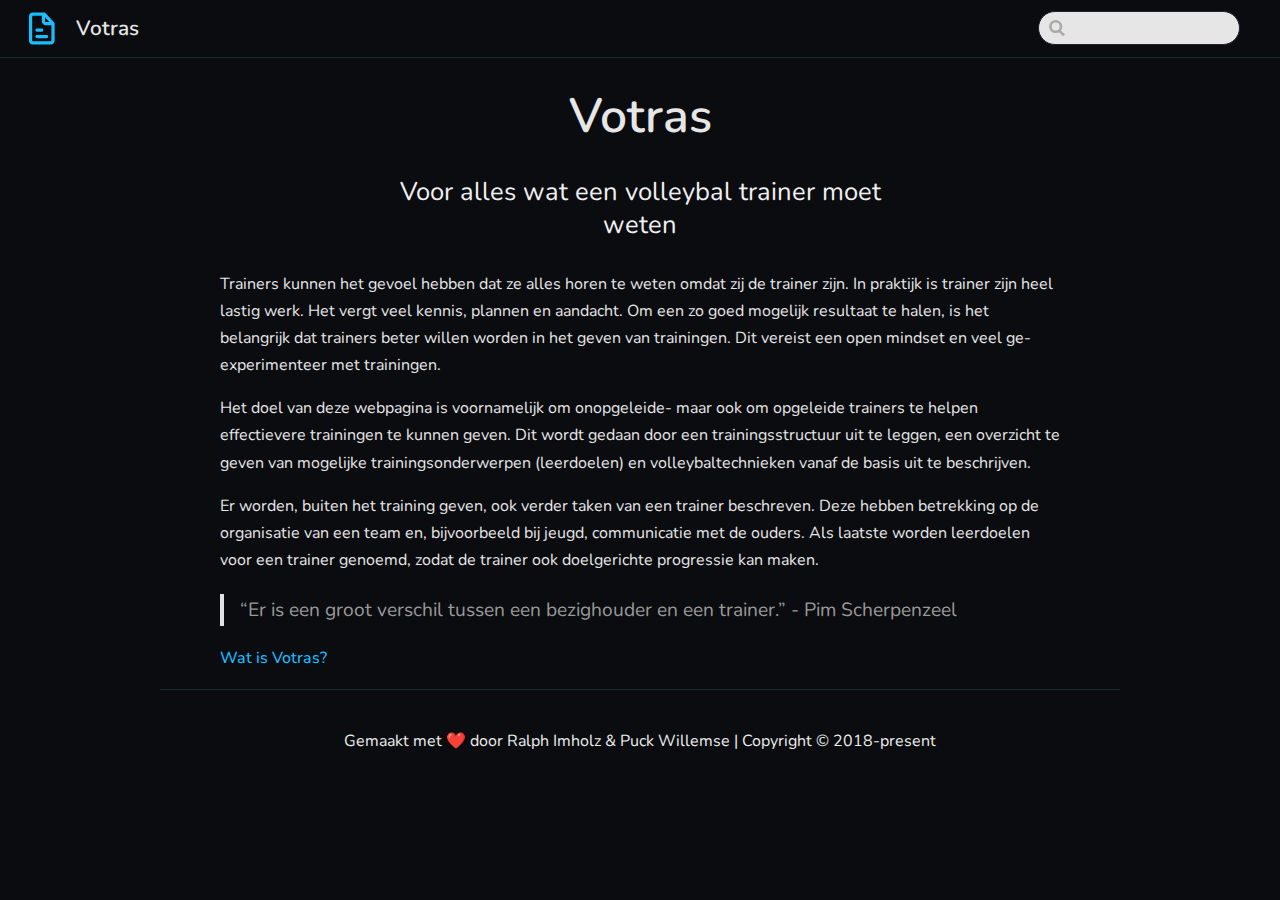
<file: index.html>
<!DOCTYPE html>
<html lang="nl">
  <head>
    <meta charset="utf-8">
    <meta name="viewport" content="width=device-width,initial-scale=1">
    <title>Votras</title>
    <meta name="description" content="Voor alles wat een volleybal trainer moet weten">
    <link rel="apple-touch-icon" sizes="180x180" href="/apple-touch-icon.png">
  <link rel="icon" sizes="32x32" href="/favicon-32x32.png">
  <link rel="icon" sizes="16x16" href="/favicon-16x16.png">
  <link rel="manifest" href="/site.webmanifest">
  <link rel="mask-icon" href="/safari-pinned-tab.svg" color="#5bbad5">
  <meta name="msapplication-TileColor" content="#2d89ef">
  <meta name="theme-color" content="#ffffff">
    
    <link rel="preload" href="/assets/css/0.styles.f9d8d314.css" as="style"><link rel="preload" href="/assets/js/app.7ee97522.js" as="script"><link rel="preload" href="/assets/js/3.d55494c9.js" as="script"><link rel="prefetch" href="/assets/js/2.6bc3e691.js"><link rel="prefetch" href="/assets/js/4.010eaf59.js"><link rel="prefetch" href="/assets/js/5.04e90a67.js"><link rel="prefetch" href="/assets/js/6.a4aef529.js"><link rel="prefetch" href="/assets/js/7.ba22acb3.js"><link rel="prefetch" href="/assets/js/8.406f8927.js">
    <link rel="stylesheet" href="/assets/css/0.styles.f9d8d314.css">
  </head>
  <body>
    <div id="app" data-server-rendered="true"><div class="theme-container no-sidebar"><header class="navbar"><div class="sidebar-button"><svg xmlns="http://www.w3.org/2000/svg" aria-hidden="true" role="img" viewBox="0 0 448 512" class="icon"><path fill="currentColor" d="M436 124H12c-6.627 0-12-5.373-12-12V80c0-6.627 5.373-12 12-12h424c6.627 0 12 5.373 12 12v32c0 6.627-5.373 12-12 12zm0 160H12c-6.627 0-12-5.373-12-12v-32c0-6.627 5.373-12 12-12h424c6.627 0 12 5.373 12 12v32c0 6.627-5.373 12-12 12zm0 160H12c-6.627 0-12-5.373-12-12v-32c0-6.627 5.373-12 12-12h424c6.627 0 12 5.373 12 12v32c0 6.627-5.373 12-12 12z"></path></svg></div> <a href="/" class="home-link router-link-exact-active router-link-active"><img src="/img/votras-logo-outline.svg" alt="Votras" class="logo"> <span class="site-name can-hide">Votras</span></a> <div class="links" style="max-width:nullpx;"><div class="search-box"><input aria-label="Search" autocomplete="off" spellcheck="false" value=""> <!----></div> <!----></div></header> <div class="sidebar-mask"></div> <div class="sidebar"><!---->  <ul class="sidebar-links"><li><div class="sidebar-group first"><p class="sidebar-heading open"><span>Votras</span> <!----></p> <ul class="sidebar-group-items"><li><a href="/votras/" class="sidebar-link">Wat is Votras?</a></li></ul></div></li><li><div class="sidebar-group"><p class="sidebar-heading"><span>Niveaus</span> <!----></p> <ul class="sidebar-group-items"><li><a href="/trainer/" class="sidebar-link">Trainer</a></li><li><a href="/basis/" class="sidebar-link">Basis</a></li></ul></div></li></ul> </div> <div class="home"><div class="hero"><!----> <h1>Votras</h1> <p class="description">
        Voor alles wat een volleybal trainer moet weten
      </p> <!----></div> <!----> <div class="content custom"><p>Trainers kunnen het gevoel hebben dat ze alles horen te weten omdat zij de trainer zijn. In praktijk is trainer zijn heel lastig werk. Het vergt veel kennis, plannen en aandacht. Om een zo goed mogelijk resultaat te halen, is het belangrijk dat trainers beter willen worden in het geven van trainingen. Dit vereist een open mindset en veel ge-experimenteer met trainingen.</p> <p>Het doel van deze webpagina is voornamelijk om onopgeleide- maar ook om opgeleide trainers te helpen effectievere trainingen te kunnen geven. Dit wordt gedaan door een trainingsstructuur uit te leggen, een overzicht te geven van mogelijke trainingsonderwerpen (leerdoelen) en volleybaltechnieken vanaf de basis uit te beschrijven.</p> <p>Er worden, buiten het training geven, ook verder taken van een trainer beschreven. Deze hebben betrekking op de organisatie van een team en, bijvoorbeeld bij jeugd, communicatie met de ouders. Als laatste worden leerdoelen voor een trainer genoemd, zodat de trainer ook doelgerichte progressie kan maken.</p> <blockquote><p>“Er is een groot verschil tussen een bezighouder en een trainer.” - Pim Scherpenzeel</p></blockquote> <p><a href="/votras/">Wat is Votras?</a></p></div> <div class="footer">
      Gemaakt met ❤️ door Ralph Imholz &amp; Puck Willemse | Copyright © 2018-present
    </div></div> <!----></div></div>
    <script src="/assets/js/app.7ee97522.js" defer></script><script src="/assets/js/3.d55494c9.js" defer></script>
  </body>
</html>
</file>
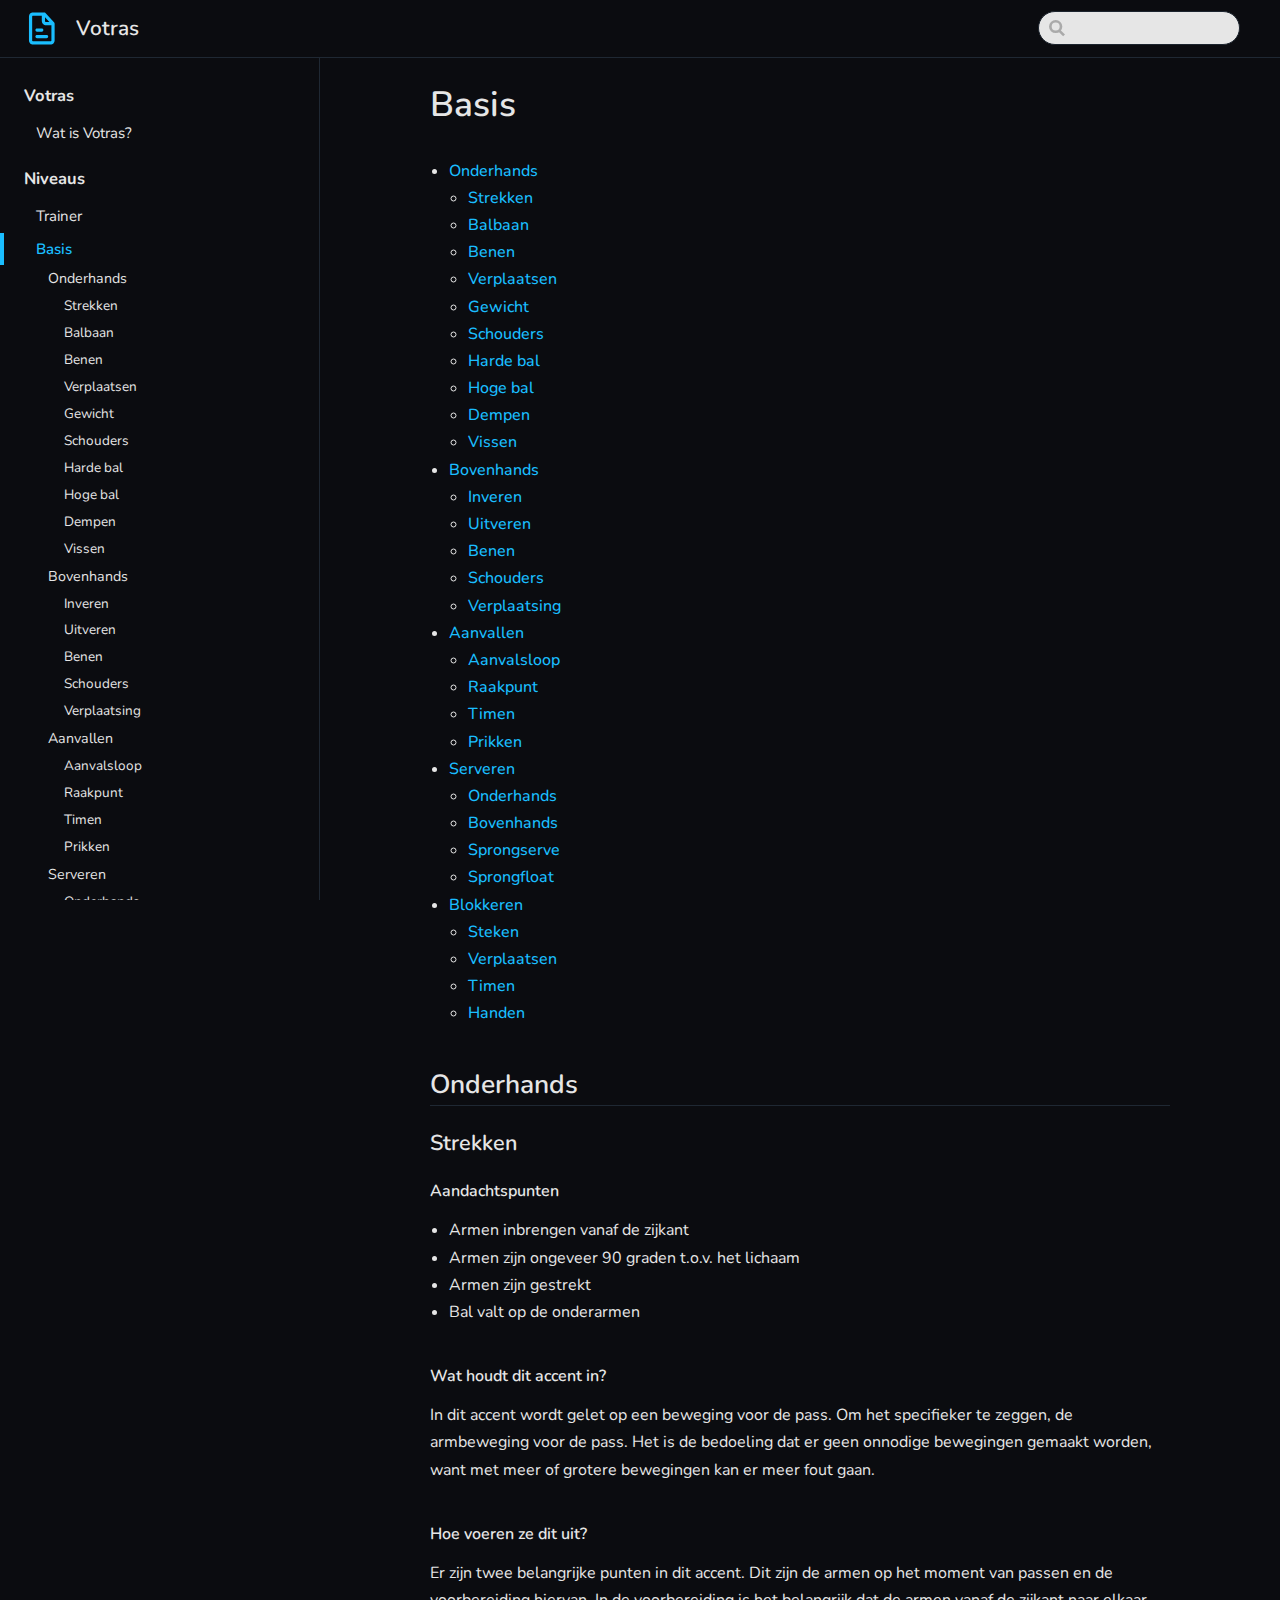
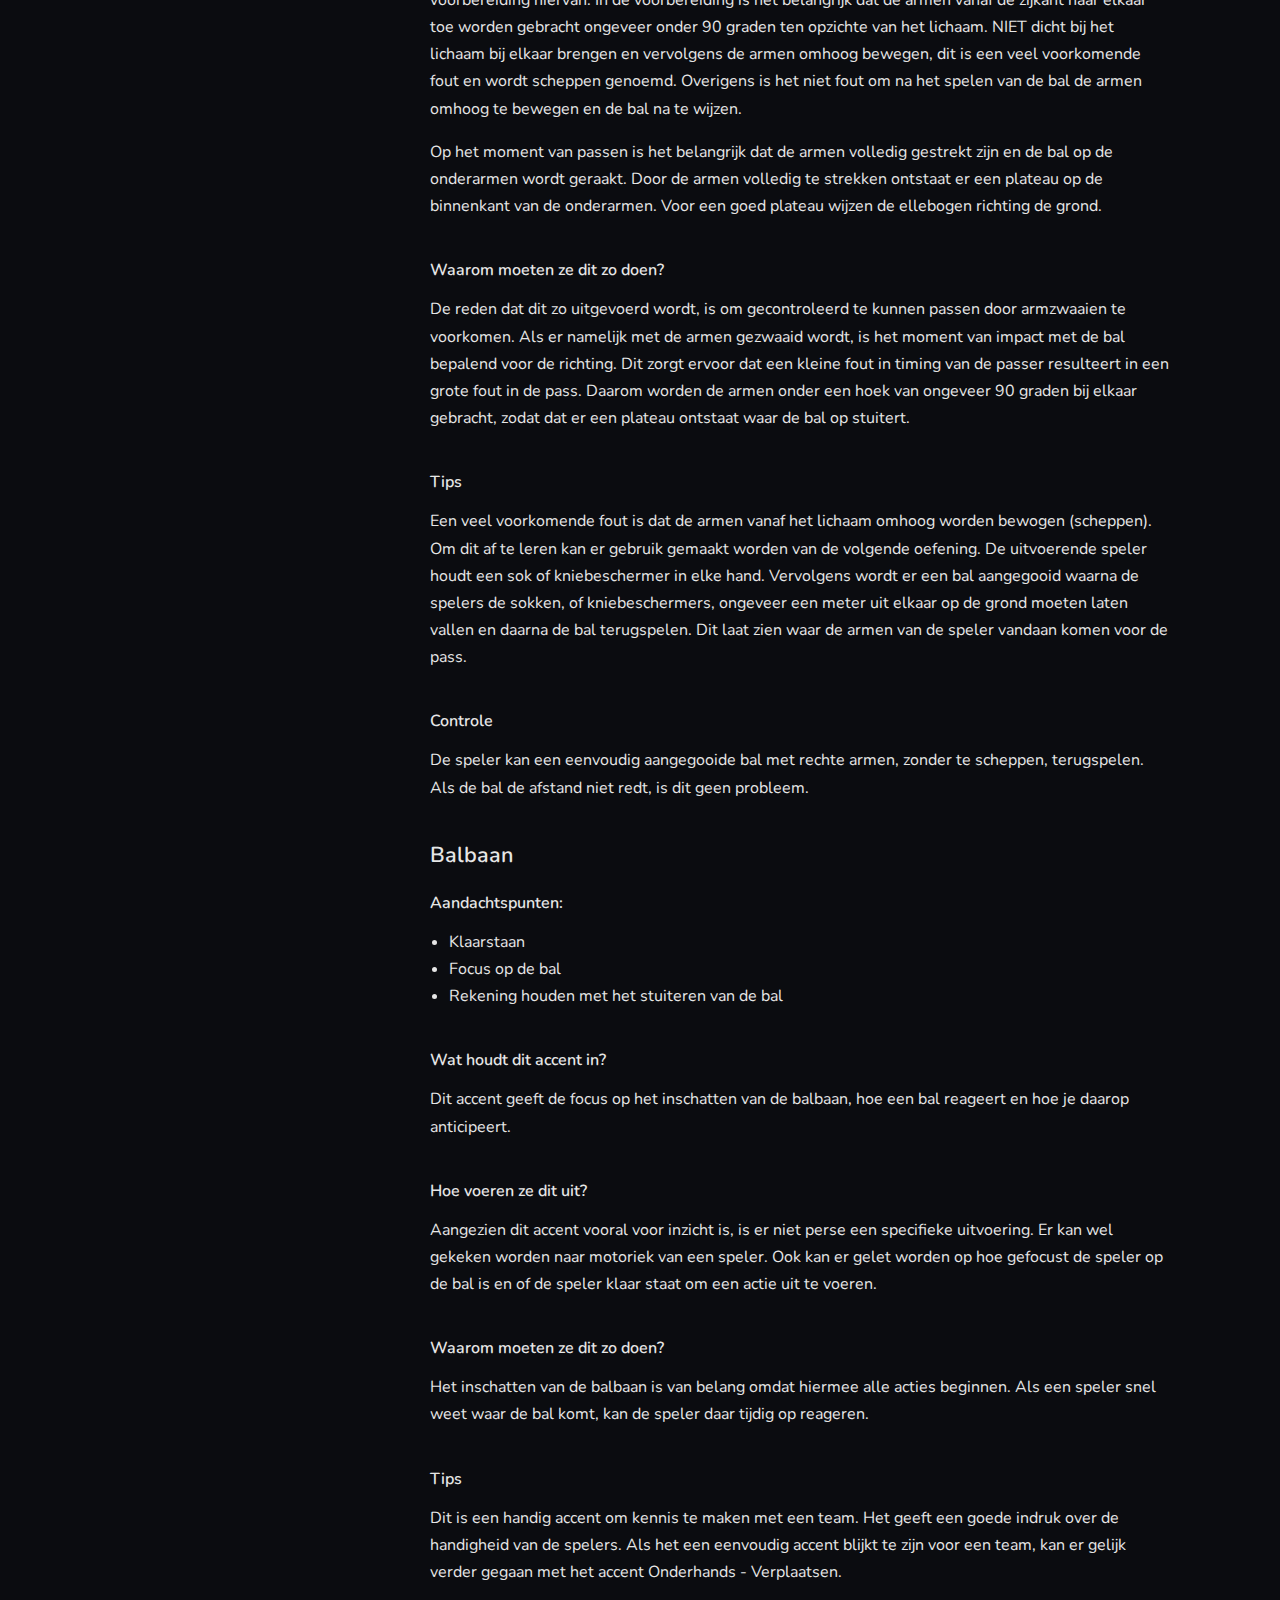
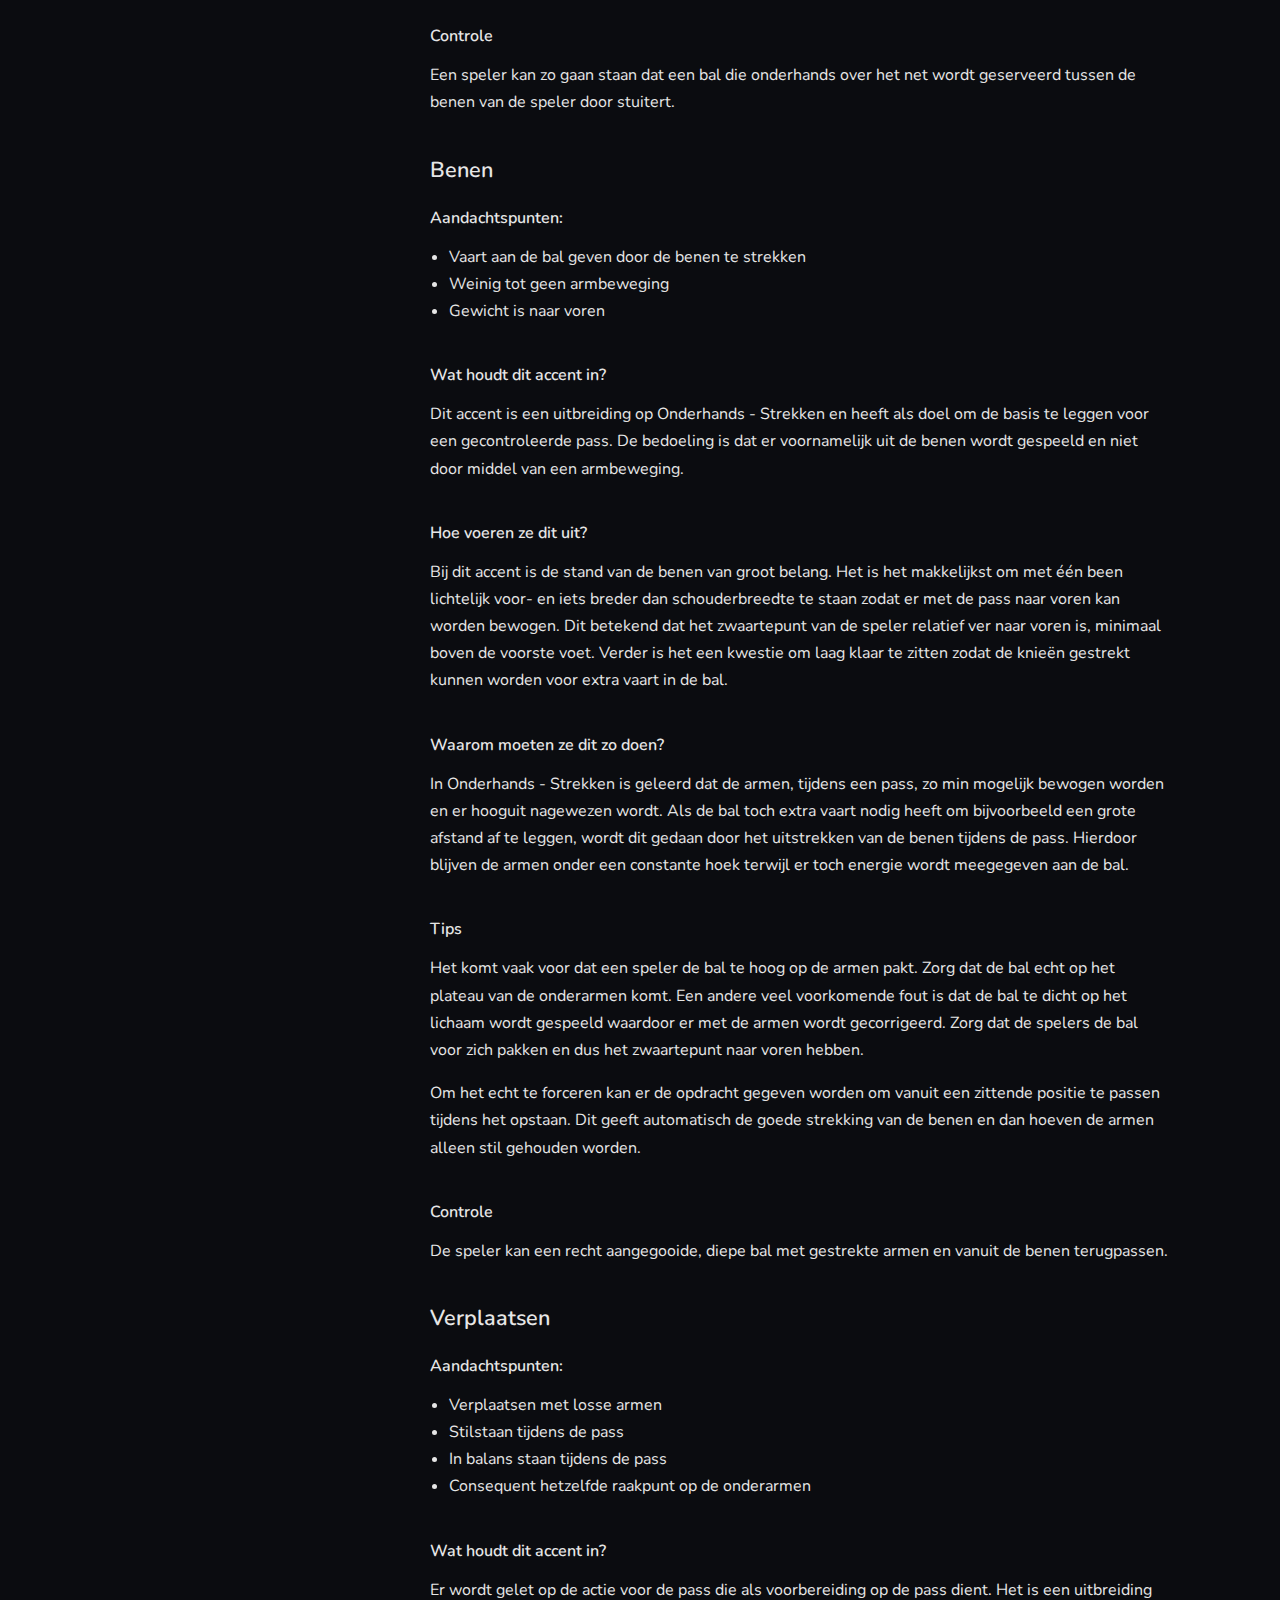
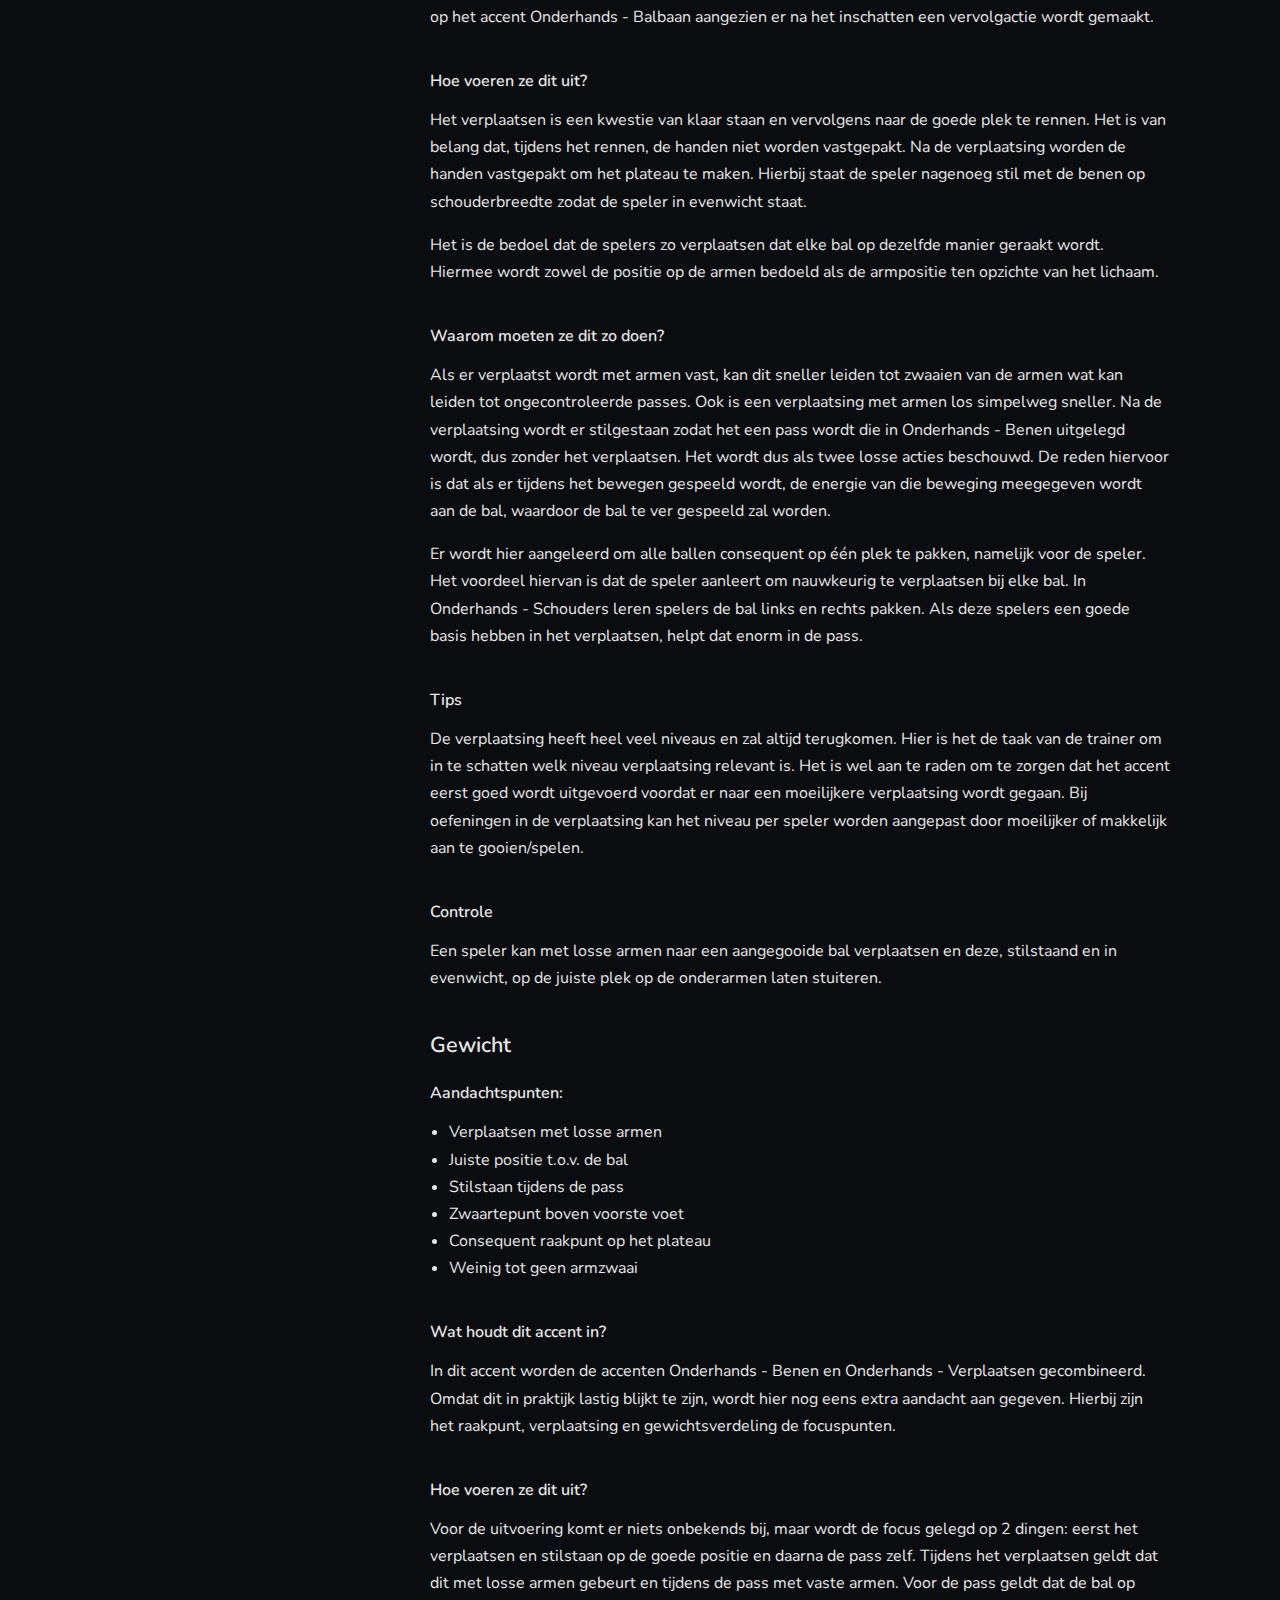
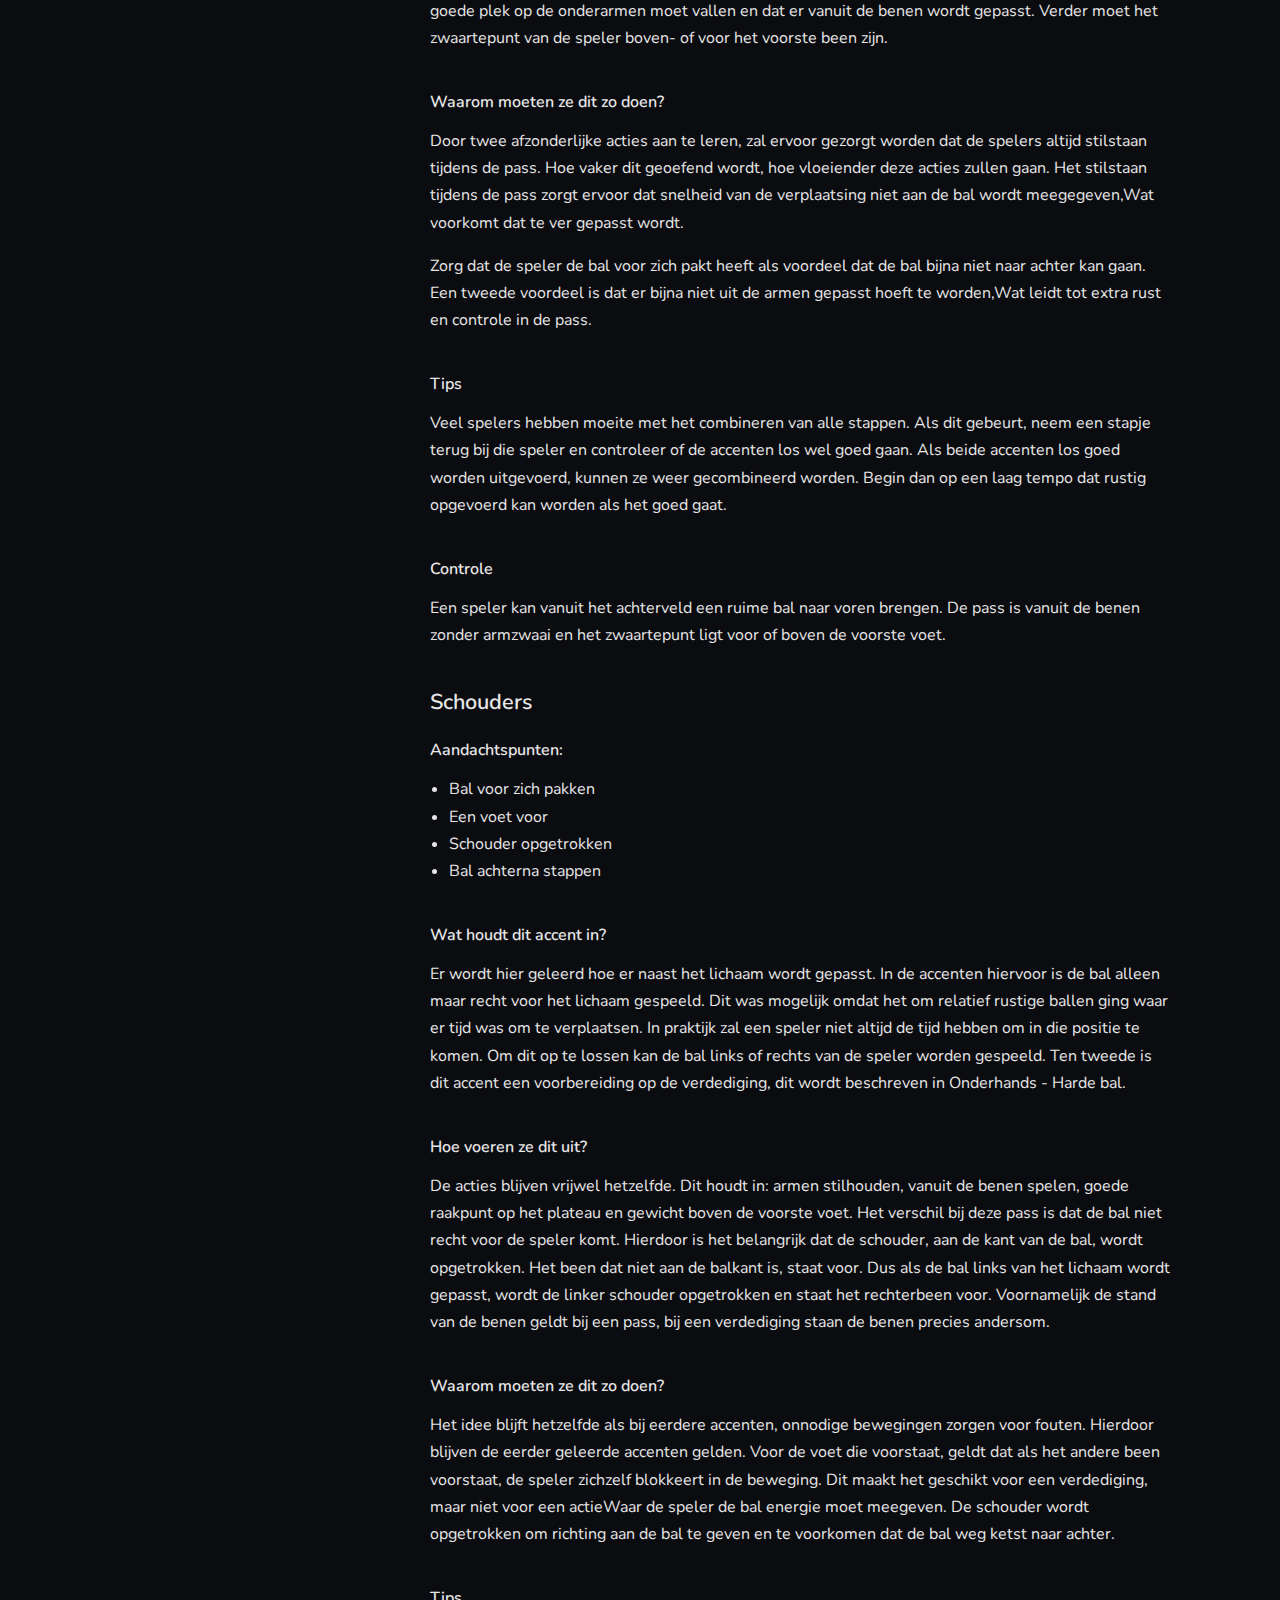
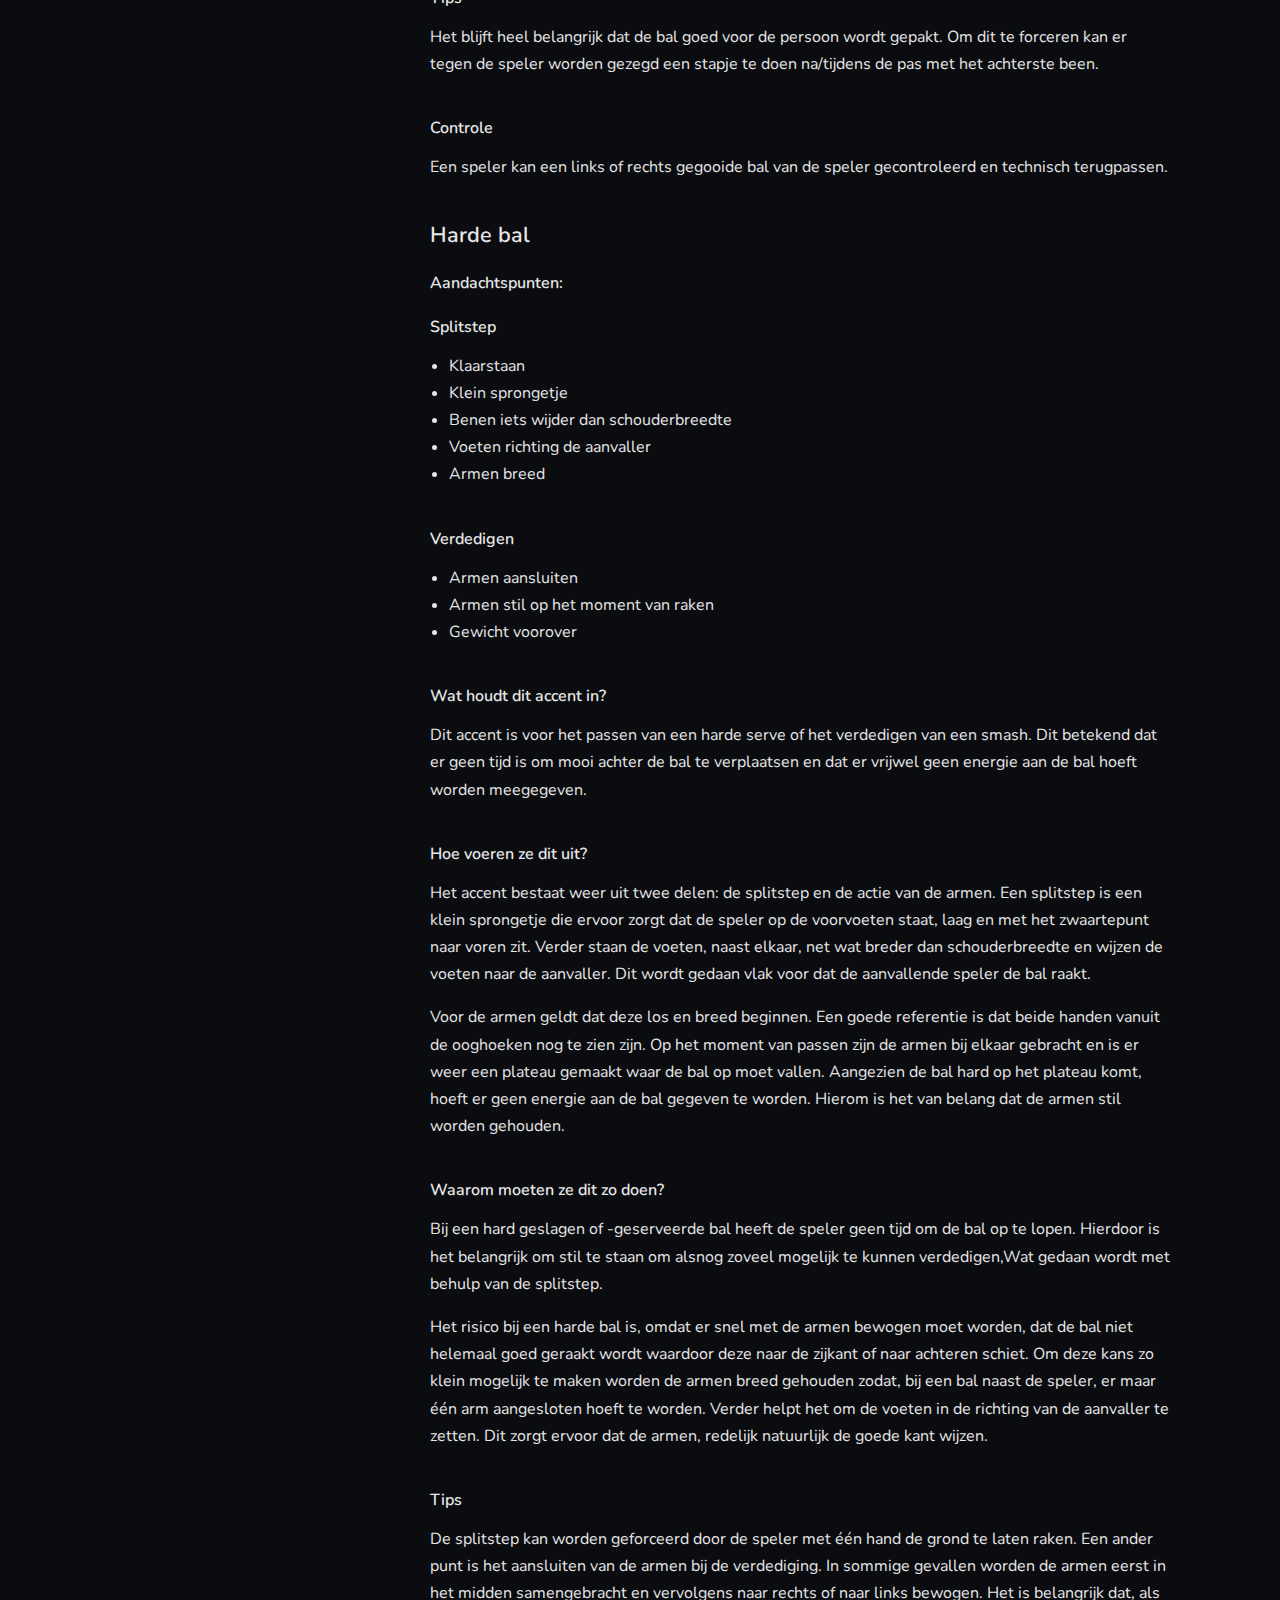
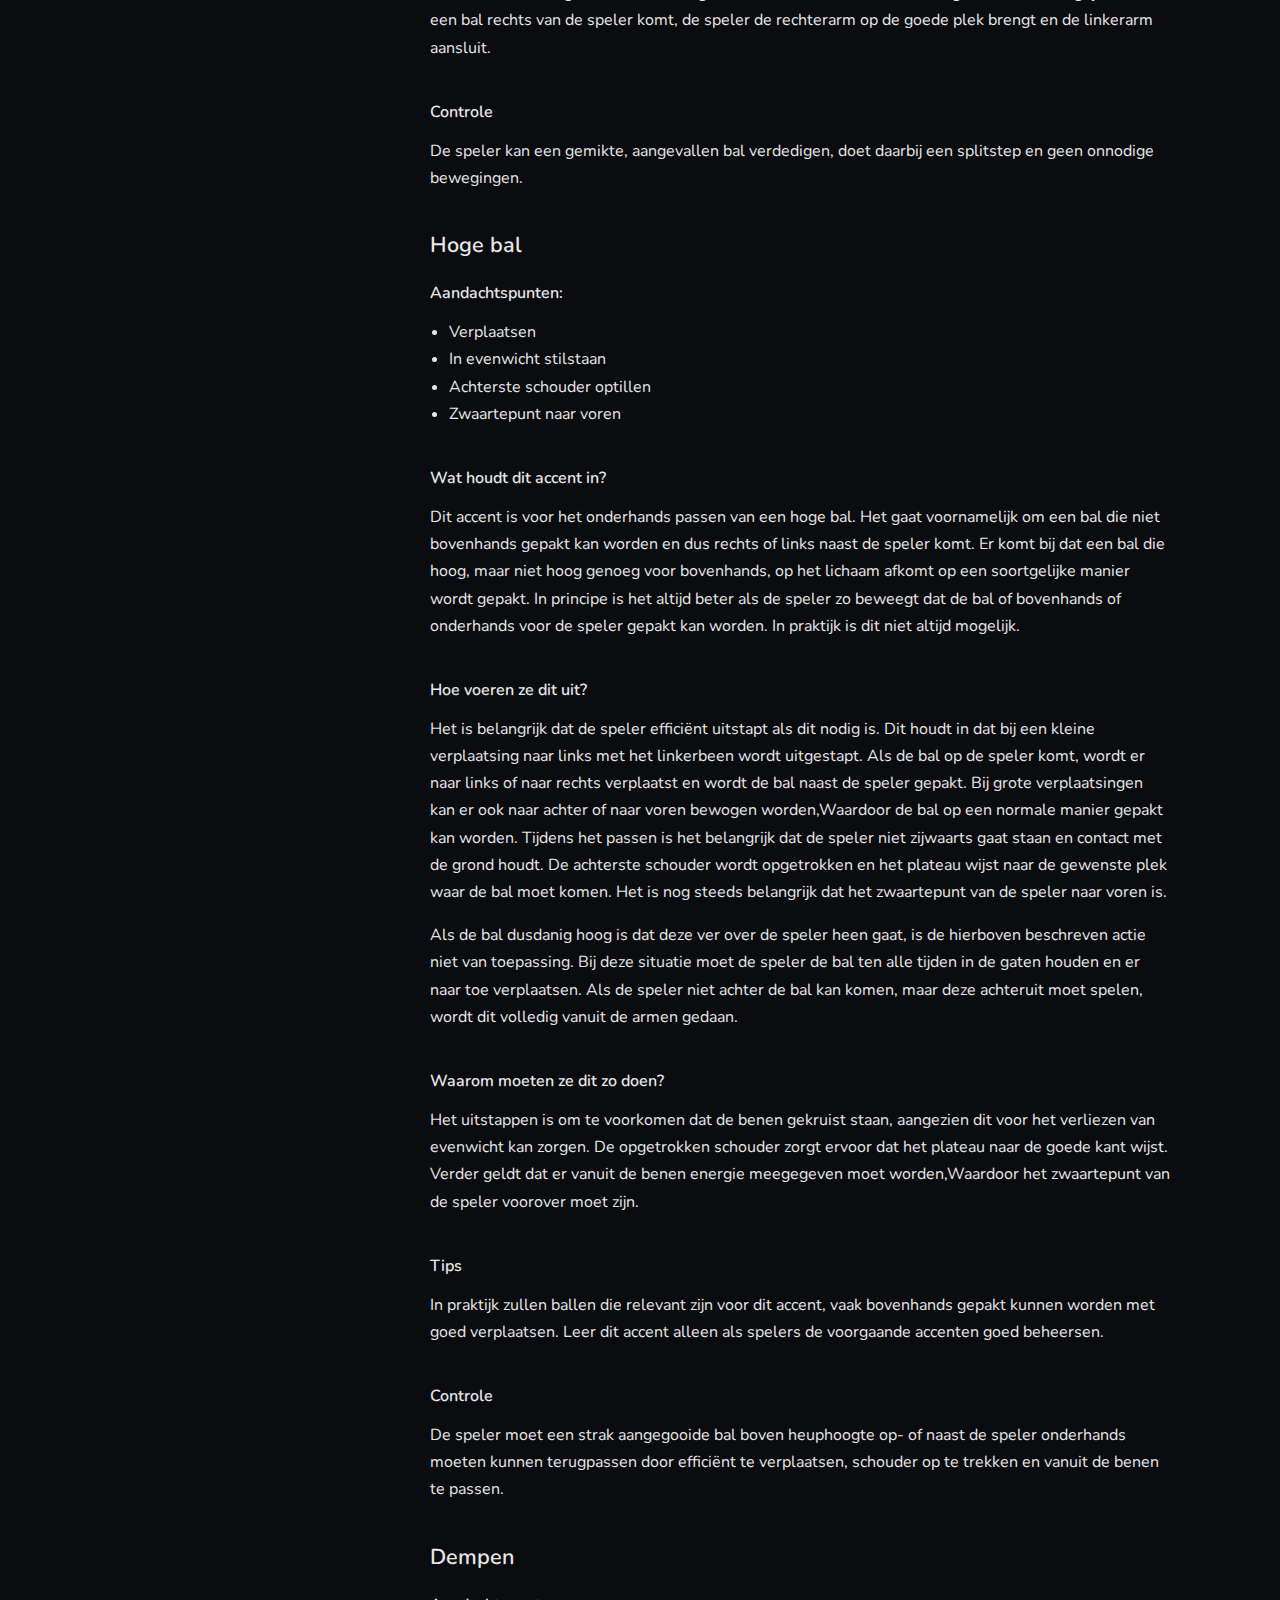
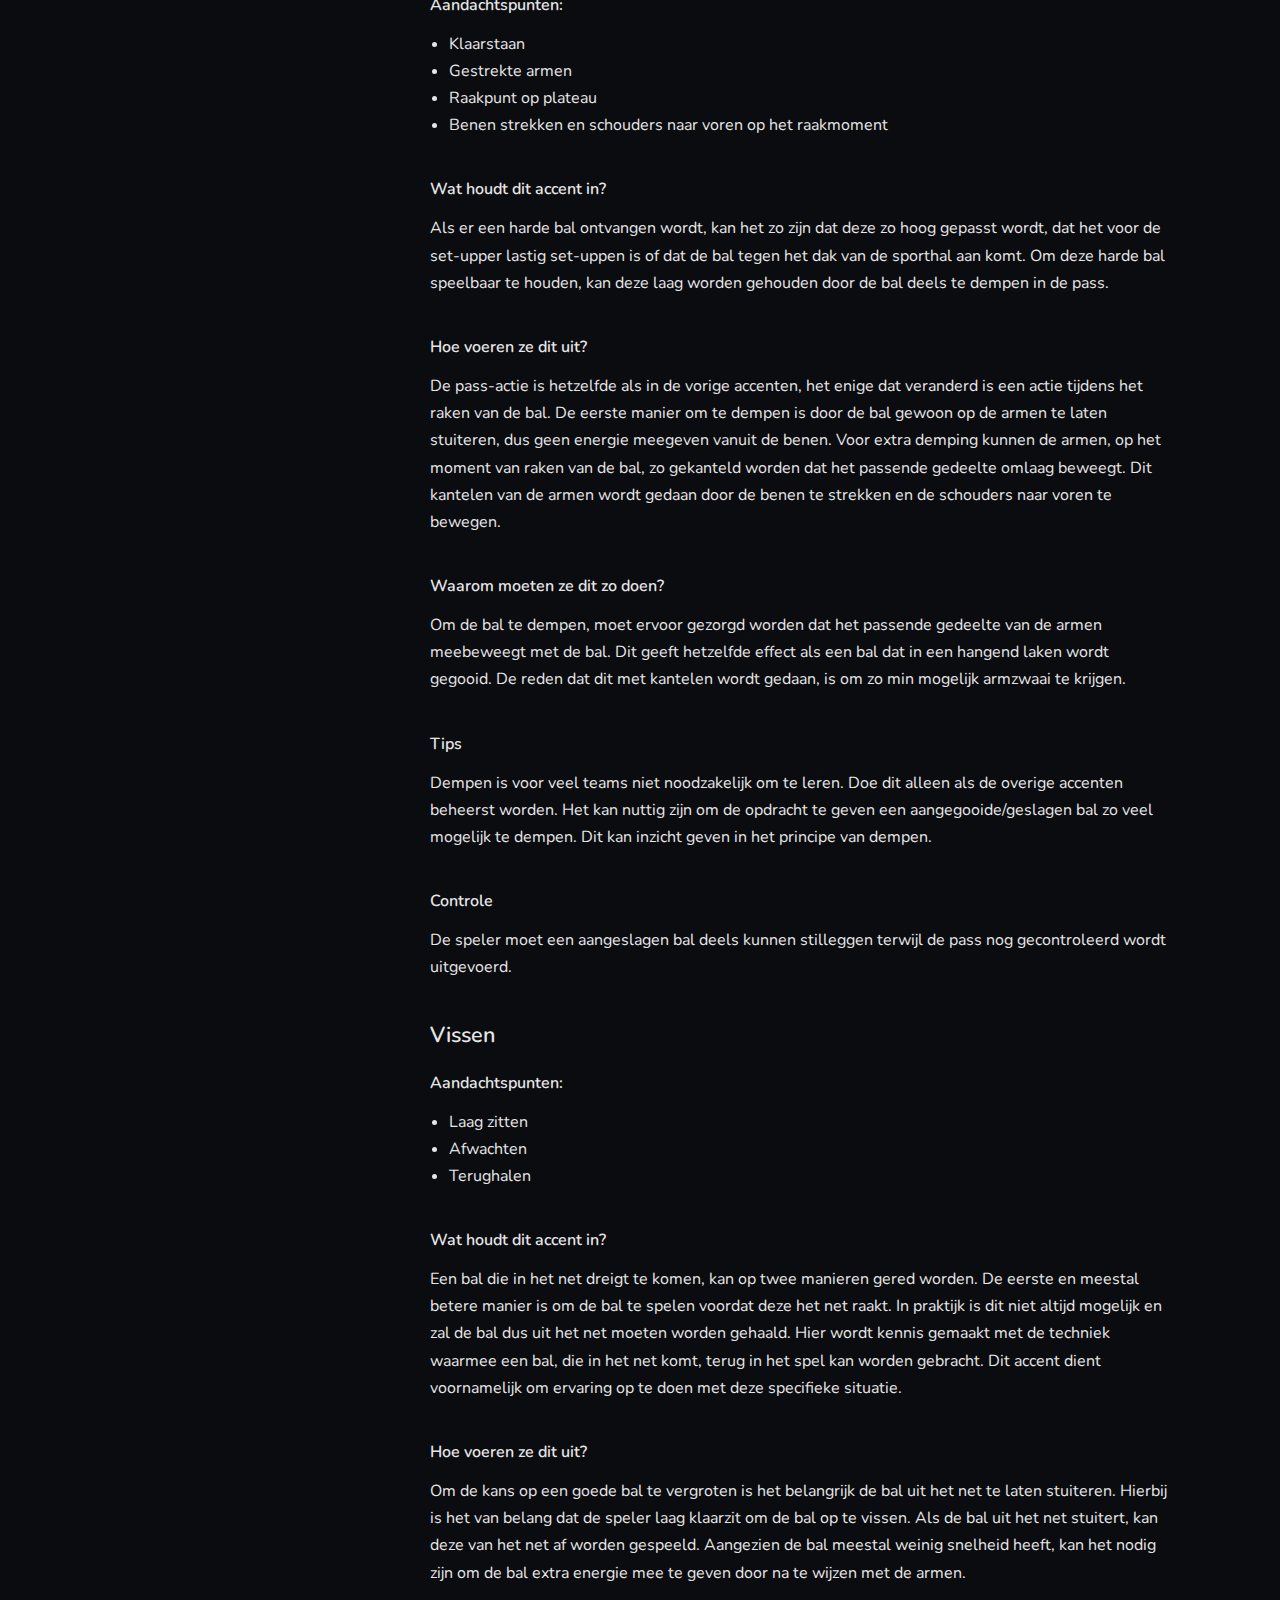
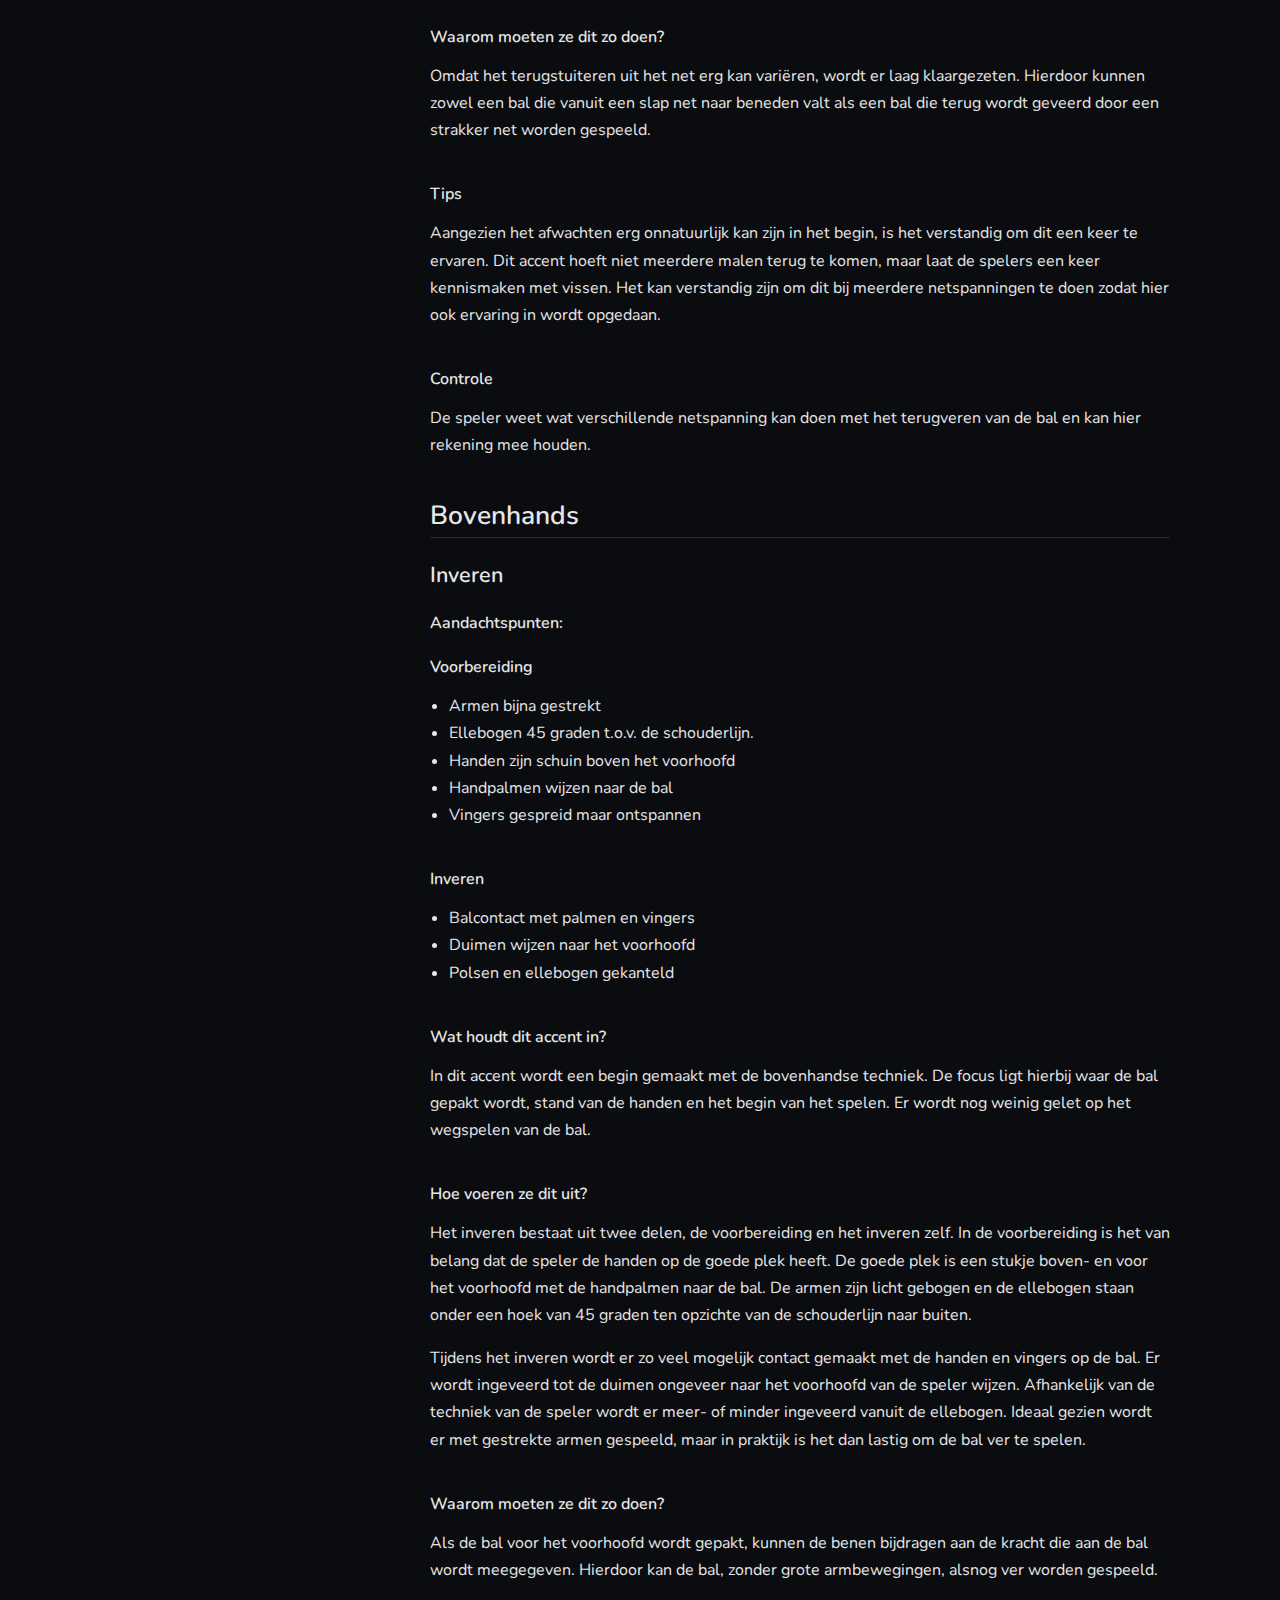
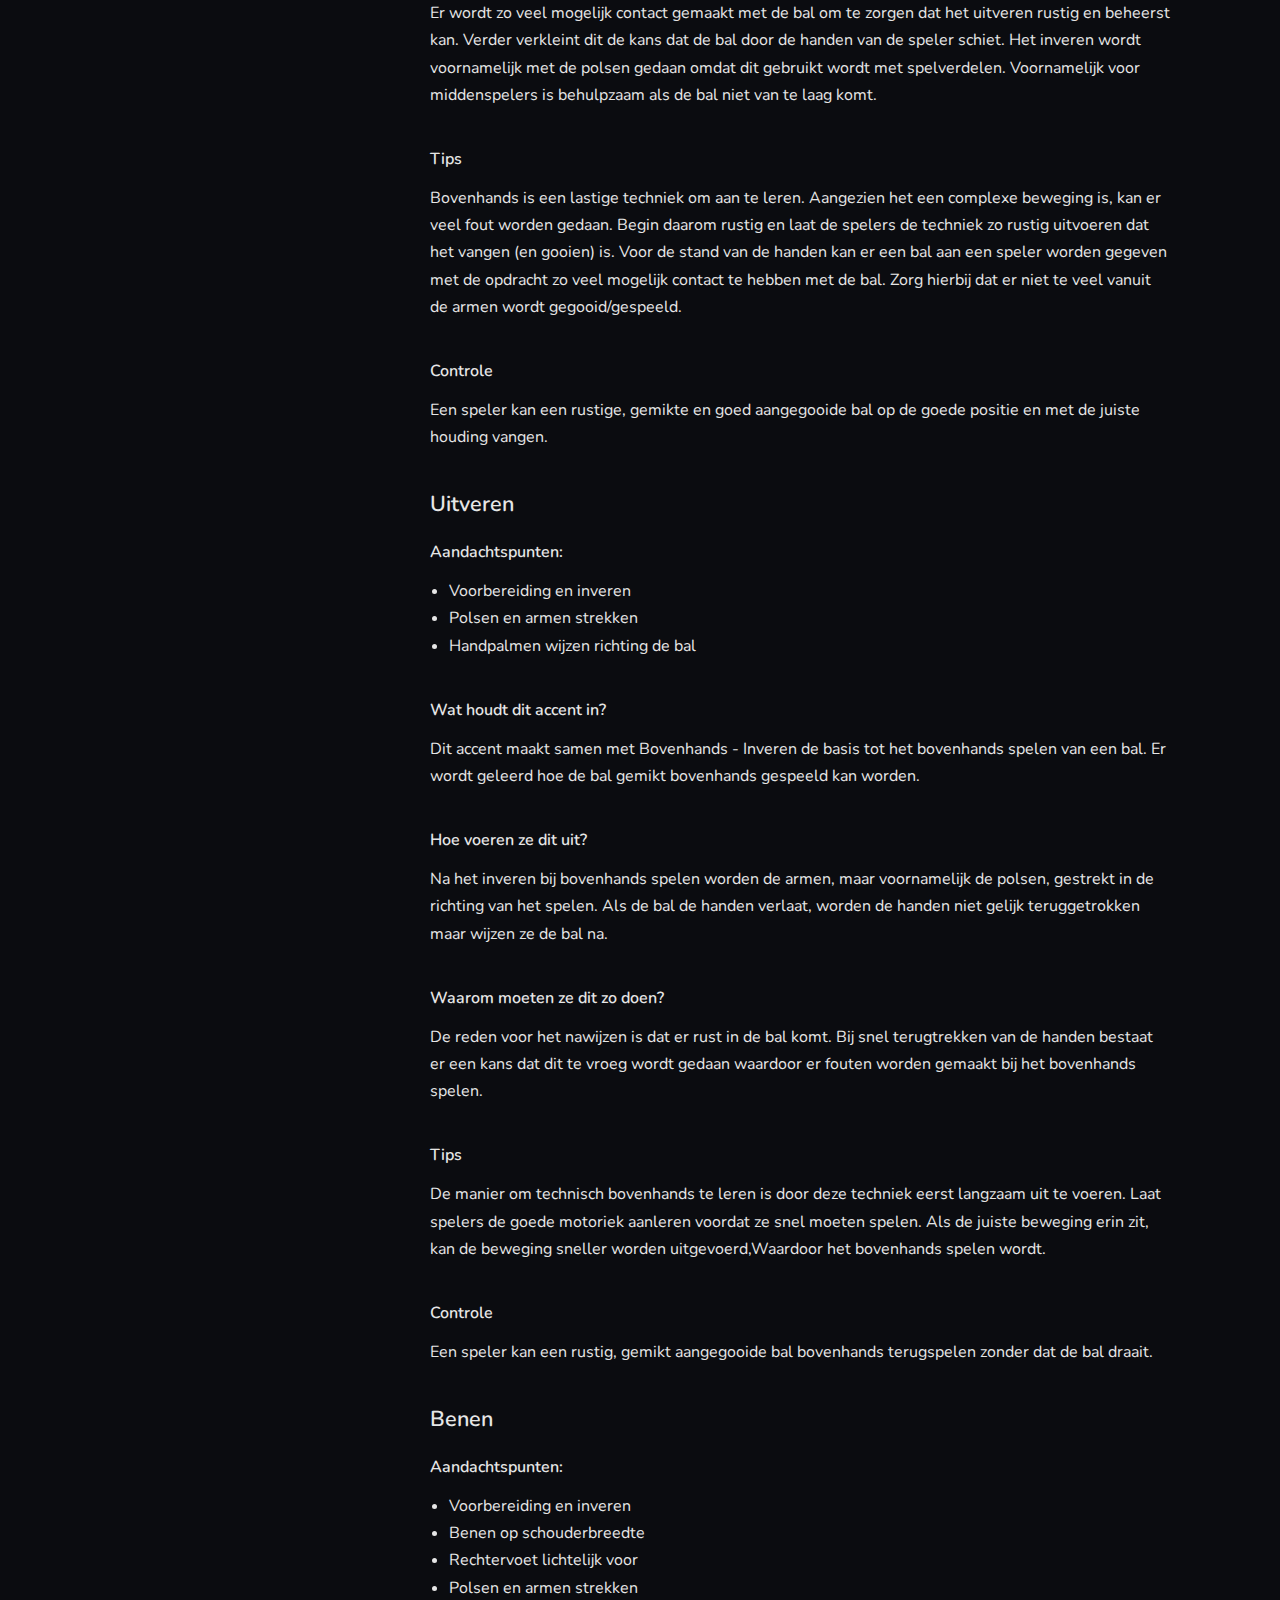
<file: basis/index.html>
<!DOCTYPE html>
<html lang="nl">
  <head>
    <meta charset="utf-8">
    <meta name="viewport" content="width=device-width,initial-scale=1">
    <title>Basis | Votras</title>
    <meta name="description" content="Voor alles wat een volleybal trainer moet weten">
    <link rel="apple-touch-icon" sizes="180x180" href="/apple-touch-icon.png">
  <link rel="icon" sizes="32x32" href="/favicon-32x32.png">
  <link rel="icon" sizes="16x16" href="/favicon-16x16.png">
  <link rel="manifest" href="/site.webmanifest">
  <link rel="mask-icon" href="/safari-pinned-tab.svg" color="#5bbad5">
  <meta name="msapplication-TileColor" content="#2d89ef">
  <meta name="theme-color" content="#ffffff">
    
    <link rel="preload" href="/assets/css/0.styles.f9d8d314.css" as="style"><link rel="preload" href="/assets/js/app.7ee97522.js" as="script"><link rel="preload" href="/assets/js/4.010eaf59.js" as="script"><link rel="prefetch" href="/assets/js/2.6bc3e691.js"><link rel="prefetch" href="/assets/js/3.d55494c9.js"><link rel="prefetch" href="/assets/js/5.04e90a67.js"><link rel="prefetch" href="/assets/js/6.a4aef529.js"><link rel="prefetch" href="/assets/js/7.ba22acb3.js"><link rel="prefetch" href="/assets/js/8.406f8927.js">
    <link rel="stylesheet" href="/assets/css/0.styles.f9d8d314.css">
  </head>
  <body>
    <div id="app" data-server-rendered="true"><div class="theme-container"><header class="navbar"><div class="sidebar-button"><svg xmlns="http://www.w3.org/2000/svg" aria-hidden="true" role="img" viewBox="0 0 448 512" class="icon"><path fill="currentColor" d="M436 124H12c-6.627 0-12-5.373-12-12V80c0-6.627 5.373-12 12-12h424c6.627 0 12 5.373 12 12v32c0 6.627-5.373 12-12 12zm0 160H12c-6.627 0-12-5.373-12-12v-32c0-6.627 5.373-12 12-12h424c6.627 0 12 5.373 12 12v32c0 6.627-5.373 12-12 12zm0 160H12c-6.627 0-12-5.373-12-12v-32c0-6.627 5.373-12 12-12h424c6.627 0 12 5.373 12 12v32c0 6.627-5.373 12-12 12z"></path></svg></div> <a href="/" class="home-link router-link-active"><img src="/img/votras-logo-outline.svg" alt="Votras" class="logo"> <span class="site-name can-hide">Votras</span></a> <div class="links" style="max-width:nullpx;"><div class="search-box"><input aria-label="Search" autocomplete="off" spellcheck="false" value=""> <!----></div> <!----></div></header> <div class="sidebar-mask"></div> <div class="sidebar"><!---->  <ul class="sidebar-links"><li><div class="sidebar-group first"><p class="sidebar-heading"><span>Votras</span> <!----></p> <ul class="sidebar-group-items"><li><a href="/votras/" class="sidebar-link">Wat is Votras?</a></li></ul></div></li><li><div class="sidebar-group"><p class="sidebar-heading open"><span>Niveaus</span> <!----></p> <ul class="sidebar-group-items"><li><a href="/trainer/" class="sidebar-link">Trainer</a></li><li><a href="/basis/" class="active sidebar-link">Basis</a><ul class="sidebar-sub-headers"><li class="sidebar-sub-header"><a href="/basis/#onderhands" class="sidebar-link">Onderhands</a><ul class="sidebar-sub-headers"><li class="sidebar-sub-header"><a href="/basis/#strekken" class="sidebar-link">Strekken</a></li><li class="sidebar-sub-header"><a href="/basis/#balbaan" class="sidebar-link">Balbaan</a></li><li class="sidebar-sub-header"><a href="/basis/#benen" class="sidebar-link">Benen</a></li><li class="sidebar-sub-header"><a href="/basis/#verplaatsen" class="sidebar-link">Verplaatsen</a></li><li class="sidebar-sub-header"><a href="/basis/#gewicht" class="sidebar-link">Gewicht</a></li><li class="sidebar-sub-header"><a href="/basis/#schouders" class="sidebar-link">Schouders</a></li><li class="sidebar-sub-header"><a href="/basis/#harde-bal" class="sidebar-link">Harde bal</a></li><li class="sidebar-sub-header"><a href="/basis/#hoge-bal" class="sidebar-link">Hoge bal</a></li><li class="sidebar-sub-header"><a href="/basis/#dempen" class="sidebar-link">Dempen</a></li><li class="sidebar-sub-header"><a href="/basis/#vissen" class="sidebar-link">Vissen</a></li></ul></li><li class="sidebar-sub-header"><a href="/basis/#bovenhands" class="sidebar-link">Bovenhands</a><ul class="sidebar-sub-headers"><li class="sidebar-sub-header"><a href="/basis/#inveren" class="sidebar-link">Inveren</a></li><li class="sidebar-sub-header"><a href="/basis/#uitveren" class="sidebar-link">Uitveren</a></li><li class="sidebar-sub-header"><a href="/basis/#benen-2" class="sidebar-link">Benen</a></li><li class="sidebar-sub-header"><a href="/basis/#schouders-2" class="sidebar-link">Schouders</a></li><li class="sidebar-sub-header"><a href="/basis/#verplaatsing" class="sidebar-link">Verplaatsing</a></li></ul></li><li class="sidebar-sub-header"><a href="/basis/#aanvallen" class="sidebar-link">Aanvallen</a><ul class="sidebar-sub-headers"><li class="sidebar-sub-header"><a href="/basis/#aanvalsloop" class="sidebar-link">Aanvalsloop</a></li><li class="sidebar-sub-header"><a href="/basis/#raakpunt" class="sidebar-link">Raakpunt</a></li><li class="sidebar-sub-header"><a href="/basis/#timen" class="sidebar-link">Timen</a></li><li class="sidebar-sub-header"><a href="/basis/#prikken" class="sidebar-link">Prikken</a></li></ul></li><li class="sidebar-sub-header"><a href="/basis/#serveren" class="sidebar-link">Serveren</a><ul class="sidebar-sub-headers"><li class="sidebar-sub-header"><a href="/basis/#onderhands-2" class="sidebar-link">Onderhands</a></li><li class="sidebar-sub-header"><a href="/basis/#bovenhands-2" class="sidebar-link">Bovenhands</a></li><li class="sidebar-sub-header"><a href="/basis/#sprongserve" class="sidebar-link">Sprongserve</a></li><li class="sidebar-sub-header"><a href="/basis/#sprongfloat" class="sidebar-link">Sprongfloat</a></li></ul></li><li class="sidebar-sub-header"><a href="/basis/#blokkeren" class="sidebar-link">Blokkeren</a><ul class="sidebar-sub-headers"><li class="sidebar-sub-header"><a href="/basis/#steken" class="sidebar-link">Steken</a></li><li class="sidebar-sub-header"><a href="/basis/#verplaatsen-2" class="sidebar-link">Verplaatsen</a></li><li class="sidebar-sub-header"><a href="/basis/#timen-2" class="sidebar-link">Timen</a></li><li class="sidebar-sub-header"><a href="/basis/#handen" class="sidebar-link">Handen</a></li></ul></li></ul></li></ul></div></li></ul> </div> <div class="page"> <div class="content"><h1 id="basis"><a href="#basis" aria-hidden="true" class="header-anchor">#</a> Basis</h1> <p></p><div class="table-of-contents"><ul><li><a href="#onderhands">Onderhands</a><ul><li><a href="#strekken">Strekken</a></li><li><a href="#balbaan">Balbaan</a></li><li><a href="#benen">Benen</a></li><li><a href="#verplaatsen">Verplaatsen</a></li><li><a href="#gewicht">Gewicht</a></li><li><a href="#schouders">Schouders</a></li><li><a href="#harde-bal">Harde bal</a></li><li><a href="#hoge-bal">Hoge bal</a></li><li><a href="#dempen">Dempen</a></li><li><a href="#vissen">Vissen</a></li></ul></li><li><a href="#bovenhands">Bovenhands</a><ul><li><a href="#inveren">Inveren</a></li><li><a href="#uitveren">Uitveren</a></li><li><a href="#benen">Benen</a></li><li><a href="#schouders">Schouders</a></li><li><a href="#verplaatsing">Verplaatsing</a></li></ul></li><li><a href="#aanvallen">Aanvallen</a><ul><li><a href="#aanvalsloop">Aanvalsloop</a></li><li><a href="#raakpunt">Raakpunt</a></li><li><a href="#timen">Timen</a></li><li><a href="#prikken">Prikken</a></li></ul></li><li><a href="#serveren">Serveren</a><ul><li><a href="#onderhands">Onderhands</a></li><li><a href="#bovenhands">Bovenhands</a></li><li><a href="#sprongserve">Sprongserve</a></li><li><a href="#sprongfloat">Sprongfloat</a></li></ul></li><li><a href="#blokkeren">Blokkeren</a><ul><li><a href="#steken">Steken</a></li><li><a href="#verplaatsen">Verplaatsen</a></li><li><a href="#timen">Timen</a></li><li><a href="#handen">Handen</a></li></ul></li></ul></div><p></p> <h2 id="onderhands"><a href="#onderhands" aria-hidden="true" class="header-anchor">#</a> Onderhands</h2> <h3 id="strekken"><a href="#strekken" aria-hidden="true" class="header-anchor">#</a> Strekken</h3> <h4 id="aandachtspunten"><a href="#aandachtspunten" aria-hidden="true" class="header-anchor">#</a> Aandachtspunten</h4> <ul><li>Armen inbrengen vanaf de zijkant</li> <li>Armen zijn ongeveer 90 graden t.o.v. het lichaam</li> <li>Armen zijn gestrekt</li> <li>Bal valt op de onderarmen</li></ul> <h4 id="wat-houdt-dit-accent-in"><a href="#wat-houdt-dit-accent-in" aria-hidden="true" class="header-anchor">#</a> Wat houdt dit accent in?</h4> <p>In dit accent wordt gelet op een beweging voor de pass. Om het specifieker te zeggen, de armbeweging voor de pass. Het is de bedoeling dat er geen onnodige bewegingen gemaakt worden, want met meer of grotere bewegingen kan er meer fout gaan.</p> <h4 id="hoe-voeren-ze-dit-uit"><a href="#hoe-voeren-ze-dit-uit" aria-hidden="true" class="header-anchor">#</a> Hoe voeren ze dit uit?</h4> <p>Er zijn twee belangrijke punten in dit accent. Dit zijn de armen op het moment van passen en de voorbereiding hiervan. In de voorbereiding is het belangrijk dat de armen vanaf de zijkant naar elkaar toe worden gebracht ongeveer onder 90 graden ten opzichte van het lichaam. NIET dicht bij het lichaam bij elkaar brengen en vervolgens de armen omhoog bewegen, dit is een veel voorkomende fout en wordt scheppen genoemd. Overigens is het niet fout om na het spelen van de bal de armen omhoog te bewegen en de bal na te wijzen.</p> <p>Op het moment van passen is het belangrijk dat de armen volledig gestrekt zijn en de bal op de onderarmen wordt geraakt. Door de armen volledig te strekken ontstaat er een plateau op de binnenkant van de onderarmen. Voor een goed plateau wijzen de ellebogen richting de grond.</p> <h4 id="waarom-moeten-ze-dit-zo-doen"><a href="#waarom-moeten-ze-dit-zo-doen" aria-hidden="true" class="header-anchor">#</a> Waarom moeten ze dit zo doen?</h4> <p>De reden dat dit zo uitgevoerd wordt, is om gecontroleerd te kunnen passen door armzwaaien te voorkomen. Als er namelijk met de armen gezwaaid wordt, is het moment van impact met de bal bepalend voor de richting. Dit zorgt ervoor dat een kleine fout in timing van de passer resulteert in een grote fout in de pass. Daarom worden de armen onder een hoek van ongeveer 90 graden bij elkaar gebracht, zodat dat er een plateau ontstaat waar de bal op stuitert.</p> <h4 id="tips"><a href="#tips" aria-hidden="true" class="header-anchor">#</a> Tips</h4> <p>Een veel voorkomende fout is dat de armen vanaf het lichaam omhoog worden bewogen (scheppen). Om dit af te leren kan er gebruik gemaakt worden van de volgende oefening. De uitvoerende speler houdt een sok of kniebeschermer in elke hand. Vervolgens wordt er een bal aangegooid waarna de spelers de sokken, of kniebeschermers, ongeveer een meter uit elkaar op de grond moeten laten vallen en daarna de bal terugspelen. Dit laat zien waar de armen van de speler vandaan komen voor de pass.</p> <h4 id="controle"><a href="#controle" aria-hidden="true" class="header-anchor">#</a> Controle</h4> <p>De speler kan een eenvoudig aangegooide bal met rechte armen, zonder te scheppen, terugspelen. Als de bal de afstand niet redt, is dit geen probleem.</p> <h3 id="balbaan"><a href="#balbaan" aria-hidden="true" class="header-anchor">#</a> Balbaan</h3> <h4 id="aandachtspunten-2"><a href="#aandachtspunten-2" aria-hidden="true" class="header-anchor">#</a> Aandachtspunten:</h4> <ul><li>Klaarstaan</li> <li>Focus op de bal</li> <li>Rekening houden met het stuiteren van de bal</li></ul> <h4 id="wat-houdt-dit-accent-in-2"><a href="#wat-houdt-dit-accent-in-2" aria-hidden="true" class="header-anchor">#</a> Wat houdt dit accent in?</h4> <p>Dit accent geeft de focus op het inschatten van de balbaan, hoe een bal reageert en hoe je daarop anticipeert.</p> <h4 id="hoe-voeren-ze-dit-uit-2"><a href="#hoe-voeren-ze-dit-uit-2" aria-hidden="true" class="header-anchor">#</a> Hoe voeren ze dit uit?</h4> <p>Aangezien dit accent vooral voor inzicht is, is er niet perse een specifieke uitvoering. Er kan wel gekeken worden naar motoriek van een speler. Ook kan er gelet worden op hoe gefocust de speler op de bal is en of de speler klaar staat om een actie uit te voeren.</p> <h4 id="waarom-moeten-ze-dit-zo-doen-2"><a href="#waarom-moeten-ze-dit-zo-doen-2" aria-hidden="true" class="header-anchor">#</a> Waarom moeten ze dit zo doen?</h4> <p>Het inschatten van de balbaan is van belang omdat hiermee alle acties beginnen. Als een speler snel weet waar de bal komt, kan de speler daar tijdig op reageren.</p> <h4 id="tips-2"><a href="#tips-2" aria-hidden="true" class="header-anchor">#</a> Tips</h4> <p>Dit is een handig accent om kennis te maken met een team. Het geeft een goede indruk over de handigheid van de spelers. Als het een eenvoudig accent blijkt te zijn voor een team, kan er gelijk verder gegaan met het accent Onderhands - Verplaatsen.</p> <h4 id="controle-2"><a href="#controle-2" aria-hidden="true" class="header-anchor">#</a> Controle</h4> <p>Een speler kan zo gaan staan dat een bal die onderhands over het net wordt geserveerd tussen de benen van de speler door stuitert.</p> <h3 id="benen"><a href="#benen" aria-hidden="true" class="header-anchor">#</a> Benen</h3> <h4 id="aandachtspunten-3"><a href="#aandachtspunten-3" aria-hidden="true" class="header-anchor">#</a> Aandachtspunten:</h4> <ul><li>Vaart aan de bal geven door de benen te strekken</li> <li>Weinig tot geen armbeweging</li> <li>Gewicht is naar voren</li></ul> <h4 id="wat-houdt-dit-accent-in-3"><a href="#wat-houdt-dit-accent-in-3" aria-hidden="true" class="header-anchor">#</a> Wat houdt dit accent in?</h4> <p>Dit accent is een uitbreiding op Onderhands - Strekken en heeft als doel om de basis te leggen voor een gecontroleerde pass. De bedoeling is dat er voornamelijk uit de benen wordt gespeeld en niet door middel van een armbeweging.</p> <h4 id="hoe-voeren-ze-dit-uit-3"><a href="#hoe-voeren-ze-dit-uit-3" aria-hidden="true" class="header-anchor">#</a> Hoe voeren ze dit uit?</h4> <p>Bij dit accent is de stand van de benen van groot belang. Het is het makkelijkst om met één been lichtelijk voor- en iets breder dan schouderbreedte te staan zodat er met de pass naar voren kan worden bewogen. Dit betekend dat het zwaartepunt van de speler relatief ver naar voren is, minimaal boven de voorste voet. Verder is het een kwestie om laag klaar te zitten zodat de knieën gestrekt kunnen worden voor extra vaart in de bal.</p> <h4 id="waarom-moeten-ze-dit-zo-doen-3"><a href="#waarom-moeten-ze-dit-zo-doen-3" aria-hidden="true" class="header-anchor">#</a> Waarom moeten ze dit zo doen?</h4> <p>In Onderhands - Strekken is geleerd dat de armen, tijdens een pass, zo min mogelijk bewogen worden en er hooguit nagewezen wordt. Als de bal toch extra vaart nodig heeft om bijvoorbeeld een grote afstand af te leggen, wordt dit gedaan door het uitstrekken van de benen tijdens de pass. Hierdoor blijven de armen onder een constante hoek terwijl er toch energie wordt meegegeven aan de bal.</p> <h4 id="tips-3"><a href="#tips-3" aria-hidden="true" class="header-anchor">#</a> Tips</h4> <p>Het komt vaak voor dat een speler de bal te hoog op de armen pakt. Zorg dat de bal echt op het plateau van de onderarmen komt. Een andere veel voorkomende fout is dat de bal te dicht op het lichaam wordt gespeeld waardoor er met de armen wordt gecorrigeerd. Zorg dat de spelers de bal voor zich pakken en dus het zwaartepunt naar voren hebben.</p> <p>Om het echt te forceren kan er de opdracht gegeven worden om vanuit een zittende positie te passen tijdens het opstaan. Dit geeft automatisch de goede strekking van de benen en dan hoeven de armen alleen stil gehouden worden.</p> <h4 id="controle-3"><a href="#controle-3" aria-hidden="true" class="header-anchor">#</a> Controle</h4> <p>De speler kan een recht aangegooide, diepe bal met gestrekte armen en vanuit de benen terugpassen.</p> <h3 id="verplaatsen"><a href="#verplaatsen" aria-hidden="true" class="header-anchor">#</a> Verplaatsen</h3> <h4 id="aandachtspunten-4"><a href="#aandachtspunten-4" aria-hidden="true" class="header-anchor">#</a> Aandachtspunten:</h4> <ul><li>Verplaatsen met losse armen</li> <li>Stilstaan tijdens de pass</li> <li>In balans staan tijdens de pass</li> <li>Consequent hetzelfde raakpunt op de onderarmen</li></ul> <h4 id="wat-houdt-dit-accent-in-4"><a href="#wat-houdt-dit-accent-in-4" aria-hidden="true" class="header-anchor">#</a> Wat houdt dit accent in?</h4> <p>Er wordt gelet op de actie voor de pass die als voorbereiding op de pass dient. Het is een uitbreiding op het accent Onderhands - Balbaan aangezien er na het inschatten een vervolgactie wordt gemaakt.</p> <h4 id="hoe-voeren-ze-dit-uit-4"><a href="#hoe-voeren-ze-dit-uit-4" aria-hidden="true" class="header-anchor">#</a> Hoe voeren ze dit uit?</h4> <p>Het verplaatsen is een kwestie van klaar staan en vervolgens naar de goede plek te rennen. Het is van belang dat, tijdens het rennen, de handen niet worden vastgepakt. Na de verplaatsing worden de handen vastgepakt om het plateau te maken. Hierbij staat de speler nagenoeg stil met de benen op schouderbreedte zodat de speler in evenwicht staat.</p> <p>Het is de bedoel dat de spelers zo verplaatsen dat elke bal op dezelfde manier geraakt wordt. Hiermee wordt zowel de positie op de armen bedoeld als de armpositie ten opzichte van het lichaam.</p> <h4 id="waarom-moeten-ze-dit-zo-doen-4"><a href="#waarom-moeten-ze-dit-zo-doen-4" aria-hidden="true" class="header-anchor">#</a> Waarom moeten ze dit zo doen?</h4> <p>Als er verplaatst wordt met armen vast, kan dit sneller leiden tot zwaaien van de armen wat kan leiden tot ongecontroleerde passes. Ook is een verplaatsing met armen los simpelweg sneller. Na de verplaatsing wordt er stilgestaan zodat het een pass wordt die in Onderhands - Benen uitgelegd wordt, dus zonder het verplaatsen. Het wordt dus als twee losse acties beschouwd. De reden hiervoor is dat als er tijdens het bewegen gespeeld wordt, de energie van die beweging meegegeven wordt aan de bal, waardoor de bal te ver gespeeld zal worden.</p> <p>Er wordt hier aangeleerd om alle ballen consequent op één plek te pakken, namelijk voor de speler. Het voordeel hiervan is dat de speler aanleert om nauwkeurig te verplaatsen bij elke bal. In Onderhands - Schouders leren spelers de bal links en rechts pakken. Als deze spelers een goede basis hebben in het verplaatsen, helpt dat enorm in de pass.</p> <h4 id="tips-4"><a href="#tips-4" aria-hidden="true" class="header-anchor">#</a> Tips</h4> <p>De verplaatsing heeft heel veel niveaus en zal altijd terugkomen. Hier is het de taak van de trainer om in te schatten welk niveau verplaatsing relevant is. Het is wel aan te raden om te zorgen dat het accent eerst goed wordt uitgevoerd voordat er naar een moeilijkere verplaatsing wordt gegaan. Bij oefeningen in de verplaatsing kan het niveau per speler worden aangepast door moeilijker of makkelijk aan te gooien/spelen.</p> <h4 id="controle-4"><a href="#controle-4" aria-hidden="true" class="header-anchor">#</a> Controle</h4> <p>Een speler kan met losse armen naar een aangegooide bal verplaatsen en deze, stilstaand en in evenwicht, op de juiste plek op de onderarmen laten stuiteren.</p> <h3 id="gewicht"><a href="#gewicht" aria-hidden="true" class="header-anchor">#</a> Gewicht</h3> <h4 id="aandachtspunten-5"><a href="#aandachtspunten-5" aria-hidden="true" class="header-anchor">#</a> Aandachtspunten:</h4> <ul><li>Verplaatsen met losse armen</li> <li>Juiste positie t.o.v. de bal</li> <li>Stilstaan tijdens de pass</li> <li>Zwaartepunt boven voorste voet</li> <li>Consequent raakpunt op het plateau</li> <li>Weinig tot geen armzwaai</li></ul> <h4 id="wat-houdt-dit-accent-in-5"><a href="#wat-houdt-dit-accent-in-5" aria-hidden="true" class="header-anchor">#</a> Wat houdt dit accent in?</h4> <p>In dit accent worden de accenten Onderhands - Benen en Onderhands - Verplaatsen gecombineerd. Omdat dit in praktijk lastig blijkt te zijn, wordt hier nog eens extra aandacht aan gegeven. Hierbij zijn het raakpunt, verplaatsing en gewichtsverdeling de focuspunten.</p> <h4 id="hoe-voeren-ze-dit-uit-5"><a href="#hoe-voeren-ze-dit-uit-5" aria-hidden="true" class="header-anchor">#</a> Hoe voeren ze dit uit?</h4> <p>Voor de uitvoering komt er niets onbekends bij, maar wordt de focus gelegd op 2 dingen: eerst het verplaatsen en stilstaan op de goede positie en daarna de pass zelf. Tijdens het verplaatsen geldt dat dit met losse armen gebeurt en tijdens de pass met vaste armen. Voor de pass geldt dat de bal op goede plek op de onderarmen moet vallen en dat er vanuit de benen wordt gepasst. Verder moet het zwaartepunt van de speler boven- of voor het voorste been zijn.</p> <h4 id="waarom-moeten-ze-dit-zo-doen-5"><a href="#waarom-moeten-ze-dit-zo-doen-5" aria-hidden="true" class="header-anchor">#</a> Waarom moeten ze dit zo doen?</h4> <p>Door twee afzonderlijke acties aan te leren, zal ervoor gezorgt worden dat de spelers altijd stilstaan tijdens de pass. Hoe vaker dit geoefend wordt, hoe vloeiender deze acties zullen gaan. Het stilstaan tijdens de pass zorgt ervoor dat snelheid van de verplaatsing niet aan de bal wordt meegegeven,Wat voorkomt dat te ver gepasst wordt.</p> <p>Zorg dat de speler de bal voor zich pakt heeft als voordeel dat de bal bijna niet naar achter kan gaan. Een tweede voordeel is dat er bijna niet uit de armen gepasst hoeft te worden,Wat leidt tot extra rust en controle in de pass.</p> <h4 id="tips-5"><a href="#tips-5" aria-hidden="true" class="header-anchor">#</a> Tips</h4> <p>Veel spelers hebben moeite met het combineren van alle stappen. Als dit gebeurt, neem een stapje terug bij die speler en controleer of de accenten los wel goed gaan. Als beide accenten los goed worden uitgevoerd, kunnen ze weer gecombineerd worden. Begin dan op een laag tempo dat rustig opgevoerd kan worden als het goed gaat.</p> <h4 id="controle-5"><a href="#controle-5" aria-hidden="true" class="header-anchor">#</a> Controle</h4> <p>Een speler kan vanuit het achterveld een ruime bal naar voren brengen. De pass is vanuit de benen zonder armzwaai en het zwaartepunt ligt voor of boven de voorste voet.</p> <h3 id="schouders"><a href="#schouders" aria-hidden="true" class="header-anchor">#</a> Schouders</h3> <h4 id="aandachtspunten-6"><a href="#aandachtspunten-6" aria-hidden="true" class="header-anchor">#</a> Aandachtspunten:</h4> <ul><li>Bal voor zich pakken</li> <li>Een voet voor</li> <li>Schouder opgetrokken</li> <li>Bal achterna stappen</li></ul> <h4 id="wat-houdt-dit-accent-in-6"><a href="#wat-houdt-dit-accent-in-6" aria-hidden="true" class="header-anchor">#</a> Wat houdt dit accent in?</h4> <p>Er wordt hier geleerd hoe er naast het lichaam wordt gepasst. In de accenten hiervoor is de bal alleen maar recht voor het lichaam gespeeld. Dit was mogelijk omdat het om relatief rustige ballen ging waar er tijd was om te verplaatsen. In praktijk zal een speler niet altijd de tijd hebben om in die positie te komen. Om dit op te lossen kan de bal links of rechts van de speler worden gespeeld. Ten tweede is dit accent een voorbereiding op de verdediging, dit wordt beschreven in Onderhands - Harde bal.</p> <h4 id="hoe-voeren-ze-dit-uit-6"><a href="#hoe-voeren-ze-dit-uit-6" aria-hidden="true" class="header-anchor">#</a> Hoe voeren ze dit uit?</h4> <p>De acties blijven vrijwel hetzelfde. Dit houdt in: armen stilhouden, vanuit de benen spelen, goede raakpunt op het plateau en gewicht boven de voorste voet. Het verschil bij deze pass is dat de bal niet recht voor de speler komt. Hierdoor is het belangrijk dat de schouder, aan de kant van de bal, wordt opgetrokken. Het been dat niet aan de balkant is, staat voor. Dus als de bal links van het lichaam wordt gepasst, wordt de linker schouder opgetrokken en staat het rechterbeen voor. Voornamelijk de stand van de benen geldt bij een pass, bij een verdediging staan de benen precies andersom.</p> <h4 id="waarom-moeten-ze-dit-zo-doen-6"><a href="#waarom-moeten-ze-dit-zo-doen-6" aria-hidden="true" class="header-anchor">#</a> Waarom moeten ze dit zo doen?</h4> <p>Het idee blijft hetzelfde als bij eerdere accenten, onnodige bewegingen zorgen voor fouten. Hierdoor blijven de eerder geleerde accenten gelden. Voor de voet die voorstaat, geldt dat als het andere been voorstaat, de speler zichzelf blokkeert in de beweging. Dit maakt het geschikt voor een verdediging, maar niet voor een actieWaar de speler de bal energie moet meegeven. De schouder wordt opgetrokken om richting aan de bal te geven en te voorkomen dat de bal weg ketst naar achter.</p> <h4 id="tips-6"><a href="#tips-6" aria-hidden="true" class="header-anchor">#</a> Tips</h4> <p>Het blijft heel belangrijk dat de bal goed voor de persoon wordt gepakt. Om dit te forceren kan er tegen de speler worden gezegd een stapje te doen na/tijdens de pas met het achterste been.</p> <h4 id="controle-6"><a href="#controle-6" aria-hidden="true" class="header-anchor">#</a> Controle</h4> <p>Een speler kan een links of rechts gegooide bal van de speler gecontroleerd en technisch terugpassen.</p> <h3 id="harde-bal"><a href="#harde-bal" aria-hidden="true" class="header-anchor">#</a> Harde bal</h3> <h4 id="aandachtspunten-7"><a href="#aandachtspunten-7" aria-hidden="true" class="header-anchor">#</a> Aandachtspunten:</h4> <h4 id="splitstep"><a href="#splitstep" aria-hidden="true" class="header-anchor">#</a> Splitstep</h4> <ul><li>Klaarstaan</li> <li>Klein sprongetje</li> <li>Benen iets wijder dan schouderbreedte</li> <li>Voeten richting de aanvaller</li> <li>Armen breed</li></ul> <h4 id="verdedigen"><a href="#verdedigen" aria-hidden="true" class="header-anchor">#</a> Verdedigen</h4> <ul><li>Armen aansluiten</li> <li>Armen stil op het moment van raken</li> <li>Gewicht voorover</li></ul> <h4 id="wat-houdt-dit-accent-in-7"><a href="#wat-houdt-dit-accent-in-7" aria-hidden="true" class="header-anchor">#</a> Wat houdt dit accent in?</h4> <p>Dit accent is voor het passen van een harde serve of het verdedigen van een smash. Dit betekend dat er geen tijd is om mooi achter de bal te verplaatsen en dat er vrijwel geen energie aan de bal hoeft worden meegegeven.</p> <h4 id="hoe-voeren-ze-dit-uit-7"><a href="#hoe-voeren-ze-dit-uit-7" aria-hidden="true" class="header-anchor">#</a> Hoe voeren ze dit uit?</h4> <p>Het accent bestaat weer uit twee delen: de splitstep en de actie van de armen. Een splitstep is een klein sprongetje die ervoor zorgt dat de speler op de voorvoeten staat, laag en met het zwaartepunt naar voren zit. Verder staan de voeten, naast elkaar, net wat breder dan schouderbreedte en wijzen de voeten naar de aanvaller. Dit wordt gedaan vlak voor dat de aanvallende speler de bal raakt.</p> <p>Voor de armen geldt dat deze los en breed beginnen. Een goede referentie is dat beide handen vanuit de ooghoeken nog te zien zijn. Op het moment van passen zijn de armen bij elkaar gebracht en is er weer een plateau gemaakt waar de bal op moet vallen. Aangezien de bal hard op het plateau komt, hoeft er geen energie aan de bal gegeven te worden. Hierom is het van belang dat de armen stil worden gehouden.</p> <h4 id="waarom-moeten-ze-dit-zo-doen-7"><a href="#waarom-moeten-ze-dit-zo-doen-7" aria-hidden="true" class="header-anchor">#</a> Waarom moeten ze dit zo doen?</h4> <p>Bij een hard geslagen of -geserveerde bal heeft de speler geen tijd om de bal op te lopen. Hierdoor is het belangrijk om stil te staan om alsnog zoveel mogelijk te kunnen verdedigen,Wat gedaan wordt met behulp van de splitstep.</p> <p>Het risico bij een harde bal is, omdat er snel met de armen bewogen moet worden, dat de bal niet helemaal goed geraakt wordt waardoor deze naar de zijkant of naar achteren schiet. Om deze kans zo klein mogelijk te maken worden de armen breed gehouden zodat, bij een bal naast de speler, er maar één arm aangesloten hoeft te worden. Verder helpt het om de voeten in de richting van de aanvaller te zetten. Dit zorgt ervoor dat de armen, redelijk natuurlijk de goede kant wijzen.</p> <h4 id="tips-7"><a href="#tips-7" aria-hidden="true" class="header-anchor">#</a> Tips</h4> <p>De splitstep kan worden geforceerd door de speler met één hand de grond te laten raken. Een ander punt is het aansluiten van de armen bij de verdediging. In sommige gevallen worden de armen eerst in het midden samengebracht en vervolgens naar rechts of naar links bewogen. Het is belangrijk dat, als een bal rechts van de speler komt, de speler de rechterarm op de goede plek brengt en de linkerarm aansluit.</p> <h4 id="controle-7"><a href="#controle-7" aria-hidden="true" class="header-anchor">#</a> Controle</h4> <p>De speler kan een gemikte, aangevallen bal verdedigen, doet daarbij een splitstep en geen onnodige bewegingen.</p> <h3 id="hoge-bal"><a href="#hoge-bal" aria-hidden="true" class="header-anchor">#</a> Hoge bal</h3> <h4 id="aandachtspunten-8"><a href="#aandachtspunten-8" aria-hidden="true" class="header-anchor">#</a> Aandachtspunten:</h4> <ul><li>Verplaatsen</li> <li>In evenwicht stilstaan</li> <li>Achterste schouder optillen</li> <li>Zwaartepunt naar voren</li></ul> <h4 id="wat-houdt-dit-accent-in-8"><a href="#wat-houdt-dit-accent-in-8" aria-hidden="true" class="header-anchor">#</a> Wat houdt dit accent in?</h4> <p>Dit accent is voor het onderhands passen van een hoge bal. Het gaat voornamelijk om een bal die niet bovenhands gepakt kan worden en dus rechts of links naast de speler komt. Er komt bij dat een bal die hoog, maar niet hoog genoeg voor bovenhands, op het lichaam afkomt op een soortgelijke manier wordt gepakt. In principe is het altijd beter als de speler zo beweegt dat de bal of bovenhands of onderhands voor de speler gepakt kan worden. In praktijk is dit niet altijd mogelijk.</p> <h4 id="hoe-voeren-ze-dit-uit-8"><a href="#hoe-voeren-ze-dit-uit-8" aria-hidden="true" class="header-anchor">#</a> Hoe voeren ze dit uit?</h4> <p>Het is belangrijk dat de speler efficiënt uitstapt als dit nodig is. Dit houdt in dat bij een kleine verplaatsing naar links met het linkerbeen wordt uitgestapt. Als de bal op de speler komt, wordt er naar links of naar rechts verplaatst en wordt de bal naast de speler gepakt. Bij grote verplaatsingen kan er ook naar achter of naar voren bewogen worden,Waardoor de bal op een normale manier gepakt kan worden. Tijdens het passen is het belangrijk dat de speler niet zijwaarts gaat staan en contact met de grond houdt. De achterste schouder wordt opgetrokken en het plateau wijst naar de gewenste plek waar de bal moet komen. Het is nog steeds belangrijk dat het zwaartepunt van de speler naar voren is.</p> <p>Als de bal dusdanig hoog is dat deze ver over de speler heen gaat, is de hierboven beschreven actie niet van toepassing. Bij deze situatie moet de speler de bal ten alle tijden in de gaten houden en er naar toe verplaatsen. Als de speler niet achter de bal kan komen, maar deze achteruit moet spelen, wordt dit volledig vanuit de armen gedaan.</p> <h4 id="waarom-moeten-ze-dit-zo-doen-8"><a href="#waarom-moeten-ze-dit-zo-doen-8" aria-hidden="true" class="header-anchor">#</a> Waarom moeten ze dit zo doen?</h4> <p>Het uitstappen is om te voorkomen dat de benen gekruist staan, aangezien dit voor het verliezen van evenwicht kan zorgen. De opgetrokken schouder zorgt ervoor dat het plateau naar de goede kant wijst. Verder geldt dat er vanuit de benen energie meegegeven moet worden,Waardoor het zwaartepunt van de speler voorover moet zijn.</p> <h4 id="tips-8"><a href="#tips-8" aria-hidden="true" class="header-anchor">#</a> Tips</h4> <p>In praktijk zullen ballen die relevant zijn voor dit accent, vaak bovenhands gepakt kunnen worden met goed verplaatsen. Leer dit accent alleen als spelers de voorgaande accenten goed beheersen.</p> <h4 id="controle-8"><a href="#controle-8" aria-hidden="true" class="header-anchor">#</a> Controle</h4> <p>De speler moet een strak aangegooide bal boven heuphoogte op- of naast de speler onderhands moeten kunnen terugpassen door efficiënt te verplaatsen, schouder op te trekken en vanuit de benen te passen.</p> <h3 id="dempen"><a href="#dempen" aria-hidden="true" class="header-anchor">#</a> Dempen</h3> <h4 id="aandachtspunten-9"><a href="#aandachtspunten-9" aria-hidden="true" class="header-anchor">#</a> Aandachtspunten:</h4> <ul><li>Klaarstaan</li> <li>Gestrekte armen</li> <li>Raakpunt op plateau</li> <li>Benen strekken en schouders naar voren op het raakmoment</li></ul> <h4 id="wat-houdt-dit-accent-in-9"><a href="#wat-houdt-dit-accent-in-9" aria-hidden="true" class="header-anchor">#</a> Wat houdt dit accent in?</h4> <p>Als er een harde bal ontvangen wordt, kan het zo zijn dat deze zo hoog gepasst wordt, dat het voor de set-upper lastig set-uppen is of dat de bal tegen het dak van de sporthal aan komt. Om deze harde bal speelbaar te houden, kan deze laag worden gehouden door de bal deels te dempen in de pass.</p> <h4 id="hoe-voeren-ze-dit-uit-9"><a href="#hoe-voeren-ze-dit-uit-9" aria-hidden="true" class="header-anchor">#</a> Hoe voeren ze dit uit?</h4> <p>De pass-actie is hetzelfde als in de vorige accenten, het enige dat veranderd is een actie tijdens het raken van de bal. De eerste manier om te dempen is door de bal gewoon op de armen te laten stuiteren, dus geen energie meegeven vanuit de benen. Voor extra demping kunnen de armen, op het moment van raken van de bal, zo gekanteld worden dat het passende gedeelte omlaag beweegt. Dit kantelen van de armen wordt gedaan door de benen te strekken en de schouders naar voren te bewegen.</p> <h4 id="waarom-moeten-ze-dit-zo-doen-9"><a href="#waarom-moeten-ze-dit-zo-doen-9" aria-hidden="true" class="header-anchor">#</a> Waarom moeten ze dit zo doen?</h4> <p>Om de bal te dempen, moet ervoor gezorgd worden dat het passende gedeelte van de armen meebeweegt met de bal. Dit geeft hetzelfde effect als een bal dat in een hangend laken wordt gegooid. De reden dat dit met kantelen wordt gedaan, is om zo min mogelijk armzwaai te krijgen.</p> <h4 id="tips-9"><a href="#tips-9" aria-hidden="true" class="header-anchor">#</a> Tips</h4> <p>Dempen is voor veel teams niet noodzakelijk om te leren. Doe dit alleen als de overige accenten beheerst worden. Het kan nuttig zijn om de opdracht te geven een aangegooide/geslagen bal zo veel mogelijk te dempen. Dit kan inzicht geven in het principe van dempen.</p> <h4 id="controle-9"><a href="#controle-9" aria-hidden="true" class="header-anchor">#</a> Controle</h4> <p>De speler moet een aangeslagen bal deels kunnen stilleggen terwijl de pass nog gecontroleerd wordt uitgevoerd.</p> <h3 id="vissen"><a href="#vissen" aria-hidden="true" class="header-anchor">#</a> Vissen</h3> <h4 id="aandachtspunten-10"><a href="#aandachtspunten-10" aria-hidden="true" class="header-anchor">#</a> Aandachtspunten:</h4> <ul><li>Laag zitten</li> <li>Afwachten</li> <li>Terughalen</li></ul> <h4 id="wat-houdt-dit-accent-in-10"><a href="#wat-houdt-dit-accent-in-10" aria-hidden="true" class="header-anchor">#</a> Wat houdt dit accent in?</h4> <p>Een bal die in het net dreigt te komen, kan op twee manieren gered worden. De eerste en meestal betere manier is om de bal te spelen voordat deze het net raakt. In praktijk is dit niet altijd mogelijk en zal de bal dus uit het net moeten worden gehaald. Hier wordt kennis gemaakt met de techniek waarmee een bal, die in het net komt, terug in het spel kan worden gebracht. Dit accent dient voornamelijk om ervaring op te doen met deze specifieke situatie.</p> <h4 id="hoe-voeren-ze-dit-uit-10"><a href="#hoe-voeren-ze-dit-uit-10" aria-hidden="true" class="header-anchor">#</a> Hoe voeren ze dit uit?</h4> <p>Om de kans op een goede bal te vergroten is het belangrijk de bal uit het net te laten stuiteren. Hierbij is het van belang dat de speler laag klaarzit om de bal op te vissen. Als de bal uit het net stuitert, kan deze van het net af worden gespeeld. Aangezien de bal meestal weinig snelheid heeft, kan het nodig zijn om de bal extra energie mee te geven door na te wijzen met de armen.</p> <h4 id="waarom-moeten-ze-dit-zo-doen-10"><a href="#waarom-moeten-ze-dit-zo-doen-10" aria-hidden="true" class="header-anchor">#</a> Waarom moeten ze dit zo doen?</h4> <p>Omdat het terugstuiteren uit het net erg kan variëren, wordt er laag klaargezeten. Hierdoor kunnen zowel een bal die vanuit een slap net naar beneden valt als een bal die terug wordt geveerd door een strakker net worden gespeeld.</p> <h4 id="tips-10"><a href="#tips-10" aria-hidden="true" class="header-anchor">#</a> Tips</h4> <p>Aangezien het afwachten erg onnatuurlijk kan zijn in het begin, is het verstandig om dit een keer te ervaren. Dit accent hoeft niet meerdere malen terug te komen, maar laat de spelers een keer kennismaken met vissen. Het kan verstandig zijn om dit bij meerdere netspanningen te doen zodat hier ook ervaring in wordt opgedaan.</p> <h4 id="controle-10"><a href="#controle-10" aria-hidden="true" class="header-anchor">#</a> Controle</h4> <p>De speler weet wat verschillende netspanning kan doen met het terugveren van de bal en kan hier rekening mee houden.</p> <h2 id="bovenhands"><a href="#bovenhands" aria-hidden="true" class="header-anchor">#</a> Bovenhands</h2> <h3 id="inveren"><a href="#inveren" aria-hidden="true" class="header-anchor">#</a> Inveren</h3> <h4 id="aandachtspunten-11"><a href="#aandachtspunten-11" aria-hidden="true" class="header-anchor">#</a> Aandachtspunten:</h4> <h4 id="voorbereiding"><a href="#voorbereiding" aria-hidden="true" class="header-anchor">#</a> Voorbereiding</h4> <ul><li>Armen bijna gestrekt</li> <li>Ellebogen 45 graden t.o.v. de schouderlijn.</li> <li>Handen zijn schuin boven het voorhoofd</li> <li>Handpalmen wijzen naar de bal</li> <li>Vingers gespreid maar ontspannen</li></ul> <h4 id="inveren-2"><a href="#inveren-2" aria-hidden="true" class="header-anchor">#</a> Inveren</h4> <ul><li>Balcontact met palmen en vingers</li> <li>Duimen wijzen naar het voorhoofd</li> <li>Polsen en ellebogen gekanteld</li></ul> <h4 id="wat-houdt-dit-accent-in-11"><a href="#wat-houdt-dit-accent-in-11" aria-hidden="true" class="header-anchor">#</a> Wat houdt dit accent in?</h4> <p>In dit accent wordt een begin gemaakt met de bovenhandse techniek. De focus ligt hierbij waar de bal gepakt wordt, stand van de handen en het begin van het spelen. Er wordt nog weinig gelet op het wegspelen van de bal.</p> <h4 id="hoe-voeren-ze-dit-uit-11"><a href="#hoe-voeren-ze-dit-uit-11" aria-hidden="true" class="header-anchor">#</a> Hoe voeren ze dit uit?</h4> <p>Het inveren bestaat uit twee delen, de voorbereiding en het inveren zelf. In de voorbereiding is het van belang dat de speler de handen op de goede plek heeft. De goede plek is een stukje boven- en voor het voorhoofd met de handpalmen naar de bal. De armen zijn licht gebogen en de ellebogen staan onder een hoek van 45 graden ten opzichte van de schouderlijn naar buiten.</p> <p>Tijdens het inveren wordt er zo veel mogelijk contact gemaakt met de handen en vingers op de bal. Er wordt ingeveerd tot de duimen ongeveer naar het voorhoofd van de speler wijzen. Afhankelijk van de techniek van de speler wordt er meer- of minder ingeveerd vanuit de ellebogen. Ideaal gezien wordt er met gestrekte armen gespeeld, maar in praktijk is het dan lastig om de bal ver te spelen.</p> <h4 id="waarom-moeten-ze-dit-zo-doen-11"><a href="#waarom-moeten-ze-dit-zo-doen-11" aria-hidden="true" class="header-anchor">#</a> Waarom moeten ze dit zo doen?</h4> <p>Als de bal voor het voorhoofd wordt gepakt, kunnen de benen bijdragen aan de kracht die aan de bal wordt meegegeven. Hierdoor kan de bal, zonder grote armbewegingen, alsnog ver worden gespeeld.</p> <p>Er wordt zo veel mogelijk contact gemaakt met de bal om te zorgen dat het uitveren rustig en beheerst kan. Verder verkleint dit de kans dat de bal door de handen van de speler schiet. Het inveren wordt voornamelijk met de polsen gedaan omdat dit gebruikt wordt met spelverdelen. Voornamelijk voor middenspelers is behulpzaam als de bal niet van te laag komt.</p> <h4 id="tips-11"><a href="#tips-11" aria-hidden="true" class="header-anchor">#</a> Tips</h4> <p>Bovenhands is een lastige techniek om aan te leren. Aangezien het een complexe beweging is, kan er veel fout worden gedaan. Begin daarom rustig en laat de spelers de techniek zo rustig uitvoeren dat het vangen (en gooien) is. Voor de stand van de handen kan er een bal aan een speler worden gegeven met de opdracht zo veel mogelijk contact te hebben met de bal. Zorg hierbij dat er niet te veel vanuit de armen wordt gegooid/gespeeld.</p> <h4 id="controle-11"><a href="#controle-11" aria-hidden="true" class="header-anchor">#</a> Controle</h4> <p>Een speler kan een rustige, gemikte en goed aangegooide bal op de goede positie en met de juiste houding vangen.</p> <h3 id="uitveren"><a href="#uitveren" aria-hidden="true" class="header-anchor">#</a> Uitveren</h3> <h4 id="aandachtspunten-12"><a href="#aandachtspunten-12" aria-hidden="true" class="header-anchor">#</a> Aandachtspunten:</h4> <ul><li>Voorbereiding en inveren</li> <li>Polsen en armen strekken</li> <li>Handpalmen wijzen richting de bal</li></ul> <h4 id="wat-houdt-dit-accent-in-12"><a href="#wat-houdt-dit-accent-in-12" aria-hidden="true" class="header-anchor">#</a> Wat houdt dit accent in?</h4> <p>Dit accent maakt samen met Bovenhands - Inveren de basis tot het bovenhands spelen van een bal. Er wordt geleerd hoe de bal gemikt bovenhands gespeeld kan worden.</p> <h4 id="hoe-voeren-ze-dit-uit-12"><a href="#hoe-voeren-ze-dit-uit-12" aria-hidden="true" class="header-anchor">#</a> Hoe voeren ze dit uit?</h4> <p>Na het inveren bij bovenhands spelen worden de armen, maar voornamelijk de polsen, gestrekt in de richting van het spelen. Als de bal de handen verlaat, worden de handen niet gelijk teruggetrokken maar wijzen ze de bal na.</p> <h4 id="waarom-moeten-ze-dit-zo-doen-12"><a href="#waarom-moeten-ze-dit-zo-doen-12" aria-hidden="true" class="header-anchor">#</a> Waarom moeten ze dit zo doen?</h4> <p>De reden voor het nawijzen is dat er rust in de bal komt. Bij snel terugtrekken van de handen bestaat er een kans dat dit te vroeg wordt gedaan waardoor er fouten worden gemaakt bij het bovenhands spelen.</p> <h4 id="tips-12"><a href="#tips-12" aria-hidden="true" class="header-anchor">#</a> Tips</h4> <p>De manier om technisch bovenhands te leren is door deze techniek eerst langzaam uit te voeren. Laat spelers de goede motoriek aanleren voordat ze snel moeten spelen. Als de juiste beweging erin zit, kan de beweging sneller worden uitgevoerd,Waardoor het bovenhands spelen wordt.</p> <h4 id="controle-12"><a href="#controle-12" aria-hidden="true" class="header-anchor">#</a> Controle</h4> <p>Een speler kan een rustig, gemikt aangegooide bal bovenhands terugspelen zonder dat de bal draait.</p> <h3 id="benen-2"><a href="#benen-2" aria-hidden="true" class="header-anchor">#</a> Benen</h3> <h4 id="aandachtspunten-13"><a href="#aandachtspunten-13" aria-hidden="true" class="header-anchor">#</a> Aandachtspunten:</h4> <ul><li>Voorbereiding en inveren</li> <li>Benen op schouderbreedte</li> <li>Rechtervoet lichtelijk voor</li> <li>Polsen en armen strekken</li> <li>Handpalmen wijzen richting de bal</li></ul> <h4 id="wat-houdt-dit-accent-in-13"><a href="#wat-houdt-dit-accent-in-13" aria-hidden="true" class="header-anchor">#</a> Wat houdt dit accent in?</h4> <p>In dit accent wordt geleerd hoe een speler moet staan tijdens het spelen. Verder wordt er geleerd om kracht vanuit de benen te halen tijdens het bovenhands spelen.</p> <h4 id="hoe-voeren-ze-dit-uit-13"><a href="#hoe-voeren-ze-dit-uit-13" aria-hidden="true" class="header-anchor">#</a> Hoe voeren ze dit uit?</h4> <p>Als voorbereiding staan de voeten ongeveer schouderbreedte uit elkaar met de rechtervoet lichtelijk naar voren. De benen worden licht gebogen en het zwaartepunt is ongeveer boven het rechterbeen.</p> <p>Om kracht mee te geven aan de bal, worden de benen gebruikt. Dit kan gedaan worden door uit te strekken of zelfs een klein sprongetje erachteraan te doen in de richting van spelen. Wel is het van belang dat de bal goed voor de speler wordt gepakt, zie Bovenhands - Inveren hiervoor, anders hebben de benen geen functie in het bovenhands spelen.</p> <h4 id="waarom-moeten-ze-dit-zo-doen-13"><a href="#waarom-moeten-ze-dit-zo-doen-13" aria-hidden="true" class="header-anchor">#</a> Waarom moeten ze dit zo doen?</h4> <p>Voeten op schouderbreedte is voor balans. Dat de rechtervoet naar voren staat, is om een goede gewoonte aan te leren. Een spelverdeler speelt meestal van rechtsvoor,Waardoor de rechterzijde aan het net is. Om te voorkomen dat bij een lichte fout de bal over het net gaat, staat de spelverdeler met de rechtervoet naar voren.</p> <p>Theoretisch worden alleen de polsen gebruikt met bovenhands spelen omdat hiermee het snelste kan worden gespeeld. Maar in praktijk is dit bijna niet te doen. Om te voorkomen dat het voornamelijk een armbeweging wordt, worden de benen gebruikt om kracht te geven aan de bal. Het is hetzelfde principe als bij Onderhands - Benen, maar dan met bovenhands.</p> <h4 id="tips-13"><a href="#tips-13" aria-hidden="true" class="header-anchor">#</a> Tips</h4> <p>Er zullen spelers zijn die met de opdracht 'hoog of ver spelen' met hun armen laag beginnen en vervolgens naar de bal 'duwen' als ze erbij kunnen. Dit leidt tot inconsistente bovenhandse ballen. Zorg ervoor dat de spelers een goede voorbereiding hebben, inveren en met benen- en polsen uitveren.</p> <h4 id="controle-13"><a href="#controle-13" aria-hidden="true" class="header-anchor">#</a> Controle</h4> <p>Een speler kan een van voren aangegooide bal van de set-up positie bovenhands naar de buitenpositie spelen.</p> <h3 id="schouders-2"><a href="#schouders-2" aria-hidden="true" class="header-anchor">#</a> Schouders</h3> <h4 id="aandachtspunten-14"><a href="#aandachtspunten-14" aria-hidden="true" class="header-anchor">#</a> Aandachtspunten:</h4> <ul><li>Voorbereiding en inveren</li> <li>Polsen en armen strekken</li> <li>Loodrecht op de schouderlijn spelen</li> <li>Voeten wijzen naar de speelrichting</li> <li>Handpalmen wijzen richting de bal</li></ul> <h4 id="wat-houdt-dit-accent-in-14"><a href="#wat-houdt-dit-accent-in-14" aria-hidden="true" class="header-anchor">#</a> Wat houdt dit accent in?</h4> <p>Bij dit accent wordt er gelet op de lichaamshouding als de bal niet van recht voor de speler komt.</p> <h4 id="hoe-voeren-ze-dit-uit-14"><a href="#hoe-voeren-ze-dit-uit-14" aria-hidden="true" class="header-anchor">#</a> Hoe voeren ze dit uit?</h4> <p>De schouderlijn van de speler staat altijd loodrecht op de speelrichting. Verder wijzen de voeten in de richting van spelen. Ook bij ballen die voor de speler van links of rechts komen, zorgt de speler ervoor dat de schouderlijn loodrecht op de speelrichting van de speler staat.</p> <h4 id="waarom-moeten-ze-dit-zo-doen-14"><a href="#waarom-moeten-ze-dit-zo-doen-14" aria-hidden="true" class="header-anchor">#</a> Waarom moeten ze dit zo doen?</h4> <p>Dit zorgt ervoor dat er geen rotatie in het bovenlichaam gemaakt wordt tijdens het bovenhands spelen. Ook is het van belang dat de bal altijd op dezelfde positie voor de speler wordt gepakt, zodat er kracht kan worden meegegeven aan de bal.</p> <h4 id="tips-14"><a href="#tips-14" aria-hidden="true" class="header-anchor">#</a> Tips</h4> <p>Sommige spelers zullen de neiging hebben om open te draaien naar de inkomende bal. Dit zorgt ervoor dat ze een rotatie maken tijdens het bovenhands spelen, wat niet de bedoeling is.</p> <h4 id="controle-14"><a href="#controle-14" aria-hidden="true" class="header-anchor">#</a> Controle</h4> <p>Een speler kan een gemikte aangegooide bal bovenhands onder een hoek wegspelen.</p> <h3 id="verplaatsing"><a href="#verplaatsing" aria-hidden="true" class="header-anchor">#</a> Verplaatsing</h3> <h4 id="aandachtspunten-15"><a href="#aandachtspunten-15" aria-hidden="true" class="header-anchor">#</a> Aandachtspunten:</h4> <ul><li>Verplaatsen</li> <li>Voorbereiding, voetenwerk en inveren</li> <li>Uitveren en nawijzen</li> <li>Loodrecht op de schouderlijn</li> <li>Benen uitstrekken</li></ul> <h4 id="wat-houdt-dit-accent-in-15"><a href="#wat-houdt-dit-accent-in-15" aria-hidden="true" class="header-anchor">#</a> Wat houdt dit accent in?</h4> <p>In dit accent wordt gelet op de bovenhandse techniek na een verplaatsing.</p> <h4 id="hoe-voeren-ze-dit-uit-15"><a href="#hoe-voeren-ze-dit-uit-15" aria-hidden="true" class="header-anchor">#</a> Hoe voeren ze dit uit?</h4> <p>De verplaatsing voor een bovenhandse bal kan als twee losse onderdelen worden gezien: verplaatsen en bovenhands. Hiermee wordt bedoeld dat de verplaatsing zo moet zijn, dat alle eerder genoemde punten goed kunnen worden uitgevoerd.</p> <h4 id="waarom-moeten-ze-dit-zo-doen-15"><a href="#waarom-moeten-ze-dit-zo-doen-15" aria-hidden="true" class="header-anchor">#</a> Waarom moeten ze dit zo doen?</h4> <p>Het voordeel van altijd op dezelfde plek pakken is consistentie. Ook worden alle voordelen van de andere bovenhandse accenten meegenomen.</p> <h4 id="tips-15"><a href="#tips-15" aria-hidden="true" class="header-anchor">#</a> Tips</h4> <p>Oefen het in het begin als twee losse acties. Eerst een verplaatsing en dan de bovenhandse actie. Als de spelers aan deze motoriek wennen, kan het tempo worden opgevoerd.</p> <h4 id="controle-15"><a href="#controle-15" aria-hidden="true" class="header-anchor">#</a> Controle</h4> <p>Een speler kan een onder een willekeurig, ruim aangegooide bal komen en deze bovenhands terugspelen.</p> <h2 id="aanvallen"><a href="#aanvallen" aria-hidden="true" class="header-anchor">#</a> Aanvallen</h2> <h3 id="aanvalsloop"><a href="#aanvalsloop" aria-hidden="true" class="header-anchor">#</a> Aanvalsloop</h3> <h4 id="aandachtspunten-16"><a href="#aandachtspunten-16" aria-hidden="true" class="header-anchor">#</a> Aandachtspunten:</h4> <ul><li>Pasgroottes: kort, lang, aansluiten</li> <li>Pasritme: rustig, snel, snel</li> <li>Armen naar achter bij de grote pas, armen mee omhoog met de sprong</li> <li>Rempas, gewicht boven achterste been na de laatste pas</li></ul> <h4 id="wat-houdt-dit-accent-in-16"><a href="#wat-houdt-dit-accent-in-16" aria-hidden="true" class="header-anchor">#</a> Wat houdt dit accent in?</h4> <p>In dit accent wordt de aanloop en de sprong voor de aanval geleerd. Hierbij wordt er gelet op de stappen, het ritme van de stappen, de gewichtsverplaatsing en armen.</p> <h4 id="hoe-voeren-ze-dit-uit-16"><a href="#hoe-voeren-ze-dit-uit-16" aria-hidden="true" class="header-anchor">#</a> Hoe voeren ze dit uit?</h4> <p>BELANGRIJK: De uitleg wordt gedaan voor een rechtshandige speler, bij een linkshandige speler wordt alle links- en rechts in de tekst omgedraaid.</p> <p>Omdat er eerst met links uitgestapt wordt, begint het rechterbeen voor (dit is voornamelijk om een speler te helpen met links uit te stappen en niet persé vereist). De eerste stap is een kleine stap, deze wordt gevolgd door een zo groot mogelijke stap met rechts. Waarna de linkervoet schuin voor de rechter wordt gezet. Waarbij de richting van de voet een beetje naar binnen staat.</p> <p>Het ritme van deze passen is eerst een rustige kleine pas (links), dan een snelle grote pas (rechts) die gevolgd door het zo snel mogelijk aansluiten (links). Een geheugensteuntje voor het ritme is om tot 4 te tellen, dan wordt er een kleine pas op 1 gedaan, op 3 de grote pas met rechts en op 4 wordt het linkerbeen aangesloten.
De gewichtsverplaatsing in de aanloop is bij de eerst twee passen naar voren om snelheid te maken. Bij de derde pas is het belangrijk dat het gewicht boven het rechterbeen blijft en niet boven het linkerbeen komt.</p> <p>Als laatste, de beweging van de armen. Om zo hoog mogelijk te springen is het nodig om de armen mee te nemen tijdens een sprong. Met meenemen wordt hard omhoog zwaaien van de armen bedoeld,Wat op het moment van uitstrekken van de benen om te springen gebeurt. Om een zo hard mogelijke armzwaai te kunnen maken, worden de armen naar achter gezwaaid tijdens de tweede (rechter-) pas om vervolgens bij de derde pas omhoog te zwaaien.</p> <h4 id="waarom-moeten-ze-dit-zo-doen-16"><a href="#waarom-moeten-ze-dit-zo-doen-16" aria-hidden="true" class="header-anchor">#</a> Waarom moeten ze dit zo doen?</h4> <p>De reden dat er een aanloop wordt gedaan voor een smash is omdat een aanloop tot meerdere voordelen leidt. Allereerst zorgt een aanloop voor een hogere sprong. Ten tweede kan er makkelijker gecorrigeerd worden als de bal anders komt dan verwacht. En als laatste maakt het (uiteindelijk) timen makkelijker.</p> <p>In de passen zijn voornamelijk de laatste twee (rechts, links) belangrijk. De eerste pas zorgt voor een extra mogelijkheid om te corrigeren in positie en timing en zorgt ervoor dat een speler al een beetje snelheid heeft. Door in de tweede pas groot uit te stappen wordt er geforceerd vanuit een lage houding te springen. Dit geeft extra hoogte, denk maar aan hoe er gesprongen wordt als iemand de opdracht krijgt uit stilstand te springen. De laatste pas wordt ook wel de 'rempas' genoemd. Deze moet ervoor zorgen dat een speler niet in het net springt. Diezelfde rempas maakt ook de overdracht van voorwaartse snelheid in extra hoogte. Dit wordt gedaan door het gewicht achter de laatste pas te houden. Als dit niet gebeurd, zal de speler naar voren springen in plaats van omhoog.</p> <h4 id="tips-16"><a href="#tips-16" aria-hidden="true" class="header-anchor">#</a> Tips</h4> <p>Dit accent is een heleboel informatie in één keer. Begin daarom rustig met alleen de pasgrootes, dan het passritme, dan de rempas en daarna pas met de armen. Dit kan binnen een training, maar zorg dat ieder deel eerst goed wordt uitgevoerd. Het is belangrijk dat er buiten de aanvalsloop niet op teveel andere dingen wordt gelet.</p> <h4 id="controle-16"><a href="#controle-16" aria-hidden="true" class="header-anchor">#</a> Controle</h4> <p>Een speler kan een aanloop doen met de correct beschreven pasgrootte, pasritme, gewichtsverdeling en armzwaai.</p> <h4 id="aandachtspunten-17"><a href="#aandachtspunten-17" aria-hidden="true" class="header-anchor">#</a> Aandachtspunten:</h4> <h4 id="voor-de-slag"><a href="#voor-de-slag" aria-hidden="true" class="header-anchor">#</a> Voor de slag</h4> <ul><li>Linkervoet voor de rechtervoet</li> <li>Voeten wijzen naar voren</li> <li>Linkerarm gestrekt en wijst naar de bal</li> <li>Linkerschouder voor de rechterschouder</li> <li>Rechterarm naar achter met gebogen elleboog</li></ul> <h4 id="tijdens-de-slag"><a href="#tijdens-de-slag" aria-hidden="true" class="header-anchor">#</a> Tijdens de slag</h4> <ul><li>Rechter elleboog naar voren en strekken</li> <li>Linkerarm intrekken naar beneden</li> <li>Schouders roteren</li> <li>Pols klapt over de bal</li></ul> <h4 id="na-de-slag"><a href="#na-de-slag" aria-hidden="true" class="header-anchor">#</a> Na de slag</h4> <p>Rechterarm doorzwaaien naar de linkerheup
Rechtervoet mag naast- of voor de linkervoet eindigen</p> <h4 id="wat-houdt-dit-accent-in-17"><a href="#wat-houdt-dit-accent-in-17" aria-hidden="true" class="header-anchor">#</a> Wat houdt dit accent in?</h4> <p>Dit accent heeft de focus op de beweging van het bovenlichaam tijdens het slaan van de bal. Dezelfde beweging wordt ook gebruikt met bovenhands serveren. In een aanval wordt er eerst een aanvalsloop gedaan die opgevolgd wordt door een sprong en dan de slagbeweging.</p> <h4 id="hoe-voeren-ze-dit-uit-17"><a href="#hoe-voeren-ze-dit-uit-17" aria-hidden="true" class="header-anchor">#</a> Hoe voeren ze dit uit?</h4> <p>BELANGRIJK: De uitleg wordt gedaan voor een rechtshandige speler, bij een linkshandige speler wordt alle links- en rechts in de tekst omgedraaid.</p> <p>Voordat de bal geslagen wordt, is er een houding die ervoor zorgt dat een speler klaar is om een bal te slaan. Dit is de spanningsboog. Met de spanningsboog wijst de linkerarm gestrekt naar de bal toe, staat de linkervoet een stukje voor de rechtervoet (maar de voeten wijzen wel naar voren), is de linkerschouder voor de rechterschouder en is de rechterarm naar achter waar de elleboog onder een hoek van ongeveer 90 graden staat.</p> <p>Als de bal bijna binnen bereik is, wordt de rechter elleboog naar voren verplaatst, tegelijkertijd maken de schouders een rotatie en wordt de linkerarm naar beneden getrokken. Daarna wordt de rechter elleboog gestrekt en klapt de pols over de bal. De bedoeling is dat de bal op de hoogte van een gestrekte arm- en voor de rechter schouder van de speler wordt geraakt.</p> <p>Na het raken van de bal kan de speler rustig uit roteren en zwaait de rechterarm door naar de linkerheup. De rechtervoet mag ook voor de linkervoet eindigen.</p> <h4 id="waarom-moeten-ze-dit-zo-doen-17"><a href="#waarom-moeten-ze-dit-zo-doen-17" aria-hidden="true" class="header-anchor">#</a> Waarom moeten ze dit zo doen?</h4> <p>Alles in de aanvalsslag is om zo efficiënt mogelijk te kunnen slaan. Dit houdt in dat niet alleen de armspieren gebruikt worden maar ook buik- borst en schouderspieren. Dit wordt gedaan door een rotatie met het bovenlichaam te maken. Verder wordt de arm uitgeklapt voor een zweepslag-effect. Dat eerst de linkerschouder en linkervoet voor staan is om de rotatie te kunnen maken.</p> <h4 id="tips-17"><a href="#tips-17" aria-hidden="true" class="header-anchor">#</a> Tips</h4> <p>De slagbeweging is een hele complexe- en in het begin een ongemakkelijke beweging. Het is als trainer daarom belangrijk ervoor te zorgen dat dit goed uitgevoerd wordt. Voornamelijk de poging om hard te slaan terwijl de bal achter de schouder is, kan leiden tot rug- of schouderklachten.</p> <p>Een manier om te wennen aan de slagbeweging is door met tennisballen over te gooien. Hiermee wordt de timing uit het accent gehaald en kan de slag aandachtig worden uitgevoerd.</p> <h4 id="controle-17"><a href="#controle-17" aria-hidden="true" class="header-anchor">#</a> Controle</h4> <p>Een speler kan vanuit een correcte spanningsboog een tennisbal rechtdoor gooien met de juiste bewegingen.</p> <h3 id="raakpunt"><a href="#raakpunt" aria-hidden="true" class="header-anchor">#</a> Raakpunt</h3> <h4 id="aandachtspunten-18"><a href="#aandachtspunten-18" aria-hidden="true" class="header-anchor">#</a> Aandachtspunten:</h4> <ul><li>Ritme, armzwaai en pasgroottes</li> <li>Achter de bal</li> <li>Spanningsboog</li> <li>Slagbeweging</li> <li>Hoog raakpunt</li></ul> <h4 id="wat-houdt-dit-accent-in-18"><a href="#wat-houdt-dit-accent-in-18" aria-hidden="true" class="header-anchor">#</a> Wat houdt dit accent in?</h4> <p>Dit accent heeft twee doelen, allereerst het combineren van de aanvalsloop en de slagbewegen. Als tweede wordt er gelet op de positie van de speler ten opzichte van de bal en het raakpunt van de slag.</p> <h4 id="hoe-voeren-ze-dit-uit-18"><a href="#hoe-voeren-ze-dit-uit-18" aria-hidden="true" class="header-anchor">#</a> Hoe voeren ze dit uit?</h4> <p>Het raakpunt van de slag is voor de rechterschouder op de hoogte van een uitgestrekte arm. Hierbij is het van belang dat het bovenlichaam niet zijwaarts gekanteld is om te corrigeren. De correctie dient in de aanloop te zijn.</p> <h4 id="waarom-moeten-ze-dit-zo-doen-18"><a href="#waarom-moeten-ze-dit-zo-doen-18" aria-hidden="true" class="header-anchor">#</a> Waarom moeten ze dit zo doen?</h4> <p>Om zo veel mogelijk kracht achter een slag te kunnen maken, is het van belang dat zowel de armspieren als de borst, buik en schouderspieren kunnen bijdragen. Als de bal achter de schouder van de speler wordt geraakt, kunnen alleen de armspieren bijdragen aan slag. Verder is dit ook een ongunstige positie om kracht te leveren voor je schoudergewricht,Wat kan leiden tot blessures.</p> <h4 id="tips-18"><a href="#tips-18" aria-hidden="true" class="header-anchor">#</a> Tips</h4> <p>Laat spelers met redelijke techniek goed doorslaan zelfs als ze constant uit slaan. Het is effectiever om hard te leren slaan en dan naar in slaan toe te werken dan om in stapjes harder en in te leren slaan.</p> <h4 id="controle-18"><a href="#controle-18" aria-hidden="true" class="header-anchor">#</a> Controle</h4> <p>Een speler kan een tennisbal vanuit een aanloop met sprong over het net gooien met de juiste slagbeweging.</p> <h3 id="timen"><a href="#timen" aria-hidden="true" class="header-anchor">#</a> Timen</h3> <h4 id="aandachtspunten-19"><a href="#aandachtspunten-19" aria-hidden="true" class="header-anchor">#</a> Aandachtspunten:</h4> <ul><li>Aanloop</li> <li>Raakpunt en positie</li> <li>Slagbeweging</li> <li>De bal wordt tijdens het stijgen geslagen</li></ul> <h4 id="wat-houdt-dit-accent-in-19"><a href="#wat-houdt-dit-accent-in-19" aria-hidden="true" class="header-anchor">#</a> Wat houdt dit accent in?</h4> <p>In dit accent wordt gelet op het moment dat de bal geslagen wordt in een aanval. Verder wordt er op de aanloop gelet als deze gecorrigeerd wordt.</p> <h4 id="hoe-voeren-ze-dit-uit-19"><a href="#hoe-voeren-ze-dit-uit-19" aria-hidden="true" class="header-anchor">#</a> Hoe voeren ze dit uit?</h4> <p>Het is de bedoeling dat een speler een snelle aanloop houdt. Hierdoor moet de speler wachten tot het laatste moment voordat de speler begint met de aanloop. Als tweede punt is het belangrijk dat de speler de bal raakt tijdens het stijgen en niet tijdens het dalen.</p> <h4 id="waarom-moeten-ze-dit-zo-doen-19"><a href="#waarom-moeten-ze-dit-zo-doen-19" aria-hidden="true" class="header-anchor">#</a> Waarom moeten ze dit zo doen?</h4> <p>De verklaring voor een snelle aanloop is dat een snelle aanloop voor meer hoogte zorgt. Ook geeft wachten voor de aanloop meer correctie mogelijkheden. Voor het raakmoment van de slag tijdens de sprong geldt dat dit tijdens het stijgen moet gebeuren. Dit zorgt er namelijk voor dat de kracht niet volledig uit de armen komt omdat het lichaam erachter zit. Het voordeel daarvan is meer kracht en controle over de smash.</p> <h4 id="tips-19"><a href="#tips-19" aria-hidden="true" class="header-anchor">#</a> Tips</h4> <p>Een geheugensteuntje voor het slaan tijdens het stijgen is: Spring-Swing. Hiermee wordt bedoeld dat er snel geslagen moet worden na het springen. Verder hebben veel spelers de neiging om te ver onder de bal te springen waardoor er omhoog geslagen wordt. Dit kan komen door een verslechterde rempas in een gehaaste aanvalsloop.</p> <h4 id="controle-19"><a href="#controle-19" aria-hidden="true" class="header-anchor">#</a> Controle</h4> <p>Een speler kan een hoog gegooide bal smashen op de juiste hoogte en tijdens het stijgen in een sprong.</p> <h3 id="prikken"><a href="#prikken" aria-hidden="true" class="header-anchor">#</a> Prikken</h3> <h4 id="aandachtspunten-20"><a href="#aandachtspunten-20" aria-hidden="true" class="header-anchor">#</a> Aandachtspunten:</h4> <ul><li>Aanloop</li> <li>Raakpunt en positie</li> <li>Slagbeweging</li> <li>Duwen met de vingertoppen</li></ul> <h4 id="wat-houdt-dit-accent-in-20"><a href="#wat-houdt-dit-accent-in-20" aria-hidden="true" class="header-anchor">#</a> Wat houdt dit accent in?</h4> <p>In een wedstrijd kan constant aanvallen voorspelbaar worden waardoor het minder scoort. Of er komt een setup die niet goed aangevallen kan worden. Om dit op te lossen kan de bal over het net worden geprikt. Prikken is een variatie op de aanval waar een (kort) geplaatste bal gespeeld wordt.</p> <h4 id="hoe-voeren-ze-dit-uit-20"><a href="#hoe-voeren-ze-dit-uit-20" aria-hidden="true" class="header-anchor">#</a> Hoe voeren ze dit uit?</h4> <p>Bij een ideale prikbal, wordt de prikactie gemaskeerd met een gewone aanvalsloop en een spanningsboog. Pas op het laatste moment duwt de slaghand met de vingers tegen de bal om de bal net over het blok te krijgen. Bij een minder ideale situatie kan het zo zijn dat de prikbal vanuit stand is of dat de bal zelfs bovenhands wordt gespeeld.</p> <h4 id="waarom-moeten-ze-dit-zo-doen-20"><a href="#waarom-moeten-ze-dit-zo-doen-20" aria-hidden="true" class="header-anchor">#</a> Waarom moeten ze dit zo doen?</h4> <p>Het verbergen kan ervoor zorgen dat de verdediging diep klaarzit voor een hard geslagen bal. Als er op het allerlaatste moment geen harde bal blijkt te komen maar een korte bal net over het blok, zijn de meeste verdedigers te laat.</p> <h4 id="tips-20"><a href="#tips-20" aria-hidden="true" class="header-anchor">#</a> Tips</h4> <p>Leer spelers ‘oplosballen’ ook diep weg te leggen in plaats van allemaal kort over het blok. Dit geeft variatie, tijd en dwingt de tegenstanders te verplaatsen.</p> <h4 id="controle-20"><a href="#controle-20" aria-hidden="true" class="header-anchor">#</a> Controle</h4> <p>Een speler kan een gesetupte bal gemaskeerd, net over het blok en in het centrum prikken.
Aanvallen - Mikken</p> <h4 id="aandachtspunten-21"><a href="#aandachtspunten-21" aria-hidden="true" class="header-anchor">#</a> Aandachtspunten:</h4> <ul><li>Aanloop</li> <li>Raakpunt, timing en positie</li> <li>Slagbeweging</li> <li>Buitenaf aanlopen</li></ul> <h4 id="wat-houdt-dit-accent-in-21"><a href="#wat-houdt-dit-accent-in-21" aria-hidden="true" class="header-anchor">#</a> Wat houdt dit accent in?</h4> <p>Dit accent is om kennis te maken met de aanvalsmogelijkheden. Spelers krijgen de mogelijkheid om ervaring op te doen met het mikken van een geslagen bal.</p> <h4 id="hoe-voeren-ze-dit-uit-21"><a href="#hoe-voeren-ze-dit-uit-21" aria-hidden="true" class="header-anchor">#</a> Hoe voeren ze dit uit?</h4> <p>Omdat de meeste spelers rechtshandig zijn, wordt het aangeraden dit met een aanval op linksvoor te oefenen.</p> <p>De speler loopt zo aan dat op het moment van springen de schouderlijn onder een hoek van 45 graden ten opzichte van het net uitkomt. Dit houdt in dat, als er op linksvoor wordt aangevallen, een recht vooruit geslagen bal rechtsachter eindigd. Vanuit deze positie heeft de speler 3 opties: Een bal op de diepe linksachter, een bal op de diepe rechtsachter en een bal op de korte rechtsachter.</p> <h4 id="waarom-moeten-ze-dit-zo-doen-21"><a href="#waarom-moeten-ze-dit-zo-doen-21" aria-hidden="true" class="header-anchor">#</a> Waarom moeten ze dit zo doen?</h4> <p>Vanuit de genoemde houding is de diagonale bal (de bal naar de diepe rechts achter) het meest natuurlijk om te kunnen slaan. Hierdoor kan deze bal het hardste geslagen worden. Omdat de afstand naar de diepe diagonaal de langste afstand is, zorgt dit voor de minste kans op uit slaan. Verder kan een bal naar de diepe linksachter geslagen worden omdat naar links slaan geen probleem is vanuit de genoemde positie. De korte diagonale bal kan met minder kracht geslagen worden omdat deze deels vanuit de pols gehaald moet worden.</p> <h4 id="tips-21"><a href="#tips-21" aria-hidden="true" class="header-anchor">#</a> Tips</h4> <p>Leer spelers om niet bang te zijn om door te slaan. Het is makkelijker om eerst hard de bal te leren raken en dan te werken aan de bal in krijgen dan in slaan en steeds een beetje harder.</p> <h4 id="controle-21"><a href="#controle-21" aria-hidden="true" class="header-anchor">#</a> Controle</h4> <p>Een speler kan een gesetupte bal richting de diepe rechtdoor, diepe diagonaal en korte diagonaal slaan.</p> <h2 id="serveren"><a href="#serveren" aria-hidden="true" class="header-anchor">#</a> Serveren</h2> <h3 id="onderhands-2"><a href="#onderhands-2" aria-hidden="true" class="header-anchor">#</a> Onderhands</h3> <h4 id="aandachtspunten-22"><a href="#aandachtspunten-22" aria-hidden="true" class="header-anchor">#</a> Aandachtspunten:</h4> <ul><li>Vanuit de hand slaan</li> <li>Voorover leunen</li> <li>Niet wegdraaien</li></ul> <h4 id="wat-houdt-dit-accent-in-22"><a href="#wat-houdt-dit-accent-in-22" aria-hidden="true" class="header-anchor">#</a> Wat houdt dit accent in?</h4> <p>Bij dit accent worden de bewegingen van de onderhandse service beschreven.</p> <h4 id="hoe-voeren-ze-dit-uit-22"><a href="#hoe-voeren-ze-dit-uit-22" aria-hidden="true" class="header-anchor">#</a> Hoe voeren ze dit uit?</h4> <p>In de onderhandse service wordt de bal met de slagarm vanuit de niet-slagarm geslagen. Dit gebeurd door een vuist of platte hand te maken van de slaghand, de bal in de andere hand voor de slag schouder te houden en vervolgens vanaf met de slagarm vanaf de heup naar de bal te bewegen. De bal wordt geraakt op de palm van de slaghand. Verder is het belangrijk dat de bal niet opgegooid wordt en de arm niet weggetrokken.</p> <h4 id="waarom-moeten-ze-dit-zo-doen-22"><a href="#waarom-moeten-ze-dit-zo-doen-22" aria-hidden="true" class="header-anchor">#</a> Waarom moeten ze dit zo doen?</h4> <p>Als de bal opgegooid wordt met de onderhandse service, heeft dit als consequentie dat de speler goed moet timen om de bal op het juiste moment te raken. Dit is een onnodige moeilijkheid aangezien er geen voordelen aan zitten om de bal op te gooien. De plaatsing en de snelheid zijn nauwkeuriger te bepalen als de bal uit de hand wordt geserveerd.</p> <h4 id="tips-22"><a href="#tips-22" aria-hidden="true" class="header-anchor">#</a> Tips</h4> <p>Veel spelers zullen de bal toch opgooien met een onderhandse service. Aangezien de meeste speler toch snel willen switchen naar bovenhands, is het onnodig er veel aandacht aan te geven tenzij het een hele betrouwbare service is.</p> <h4 id="controle-22"><a href="#controle-22" aria-hidden="true" class="header-anchor">#</a> Controle</h4> <p>Onderhandse service over het net.</p> <h3 id="bovenhands-2"><a href="#bovenhands-2" aria-hidden="true" class="header-anchor">#</a> Bovenhands</h3> <h4 id="aandachtspunten-23"><a href="#aandachtspunten-23" aria-hidden="true" class="header-anchor">#</a> Aandachtspunten:</h4> <ul><li>Voeten naar het net</li> <li>Slagbeweging</li> <li>Hoog raken</li></ul> <h4 id="wat-houdt-dit-accent-in-23"><a href="#wat-houdt-dit-accent-in-23" aria-hidden="true" class="header-anchor">#</a> Wat houdt dit accent in?</h4> <p>Onderhands serveren heeft als nadeel dat de bal van vrij laag moet komen. Hierdoor moet de bal in een boogje gespeeld worden,Waardoor de bal minder hard kan zonder uit te gaan. Een oplossing hiervoor is om bovenhands te serveren.</p> <h4 id="hoe-voeren-ze-dit-uit-23"><a href="#hoe-voeren-ze-dit-uit-23" aria-hidden="true" class="header-anchor">#</a> Hoe voeren ze dit uit?</h4> <p>De bovenhandse service is eigenlijk hetzelfde als een aanval, maar dan niet naar beneden gericht, maar naar voren. Daarom is het van uiterst belang dat Aanvallen - Slagbeweging behandeld is. Verder wordt de bal minder op de bovenkant geraakt en meer op de achterkant.</p> <h4 id="waarom-moeten-ze-dit-zo-doen-23"><a href="#waarom-moeten-ze-dit-zo-doen-23" aria-hidden="true" class="header-anchor">#</a> Waarom moeten ze dit zo doen?</h4> <p>Het verschil ten opzichte van de aanval is dat de bal nu minimaal negen meter ver moet. Hiervoor is het nodig om de bal in een klein boogje te serveren. De bal wordt van achter geraakt en niet van schuin onderen, want bij het van onder raken gaat de bal omhoog en plaats van naar voren.</p> <h4 id="tips-23"><a href="#tips-23" aria-hidden="true" class="header-anchor">#</a> Tips</h4> <p>Als de bovenhandse service lastig is voor sommige spelers, laat deze dichterbij staan zodat ze minder hard, en dus gecontroleerd, de beweging kunnen oefenen. Een veel voorkomende fout, waardoor de afstand niet gehaald wordt, is dat er te weinig wordt opengedraaid in de spanningsboog. Dit resulteert in een hele korte slagafstand waardoor er niet genoeg kracht kan worden gehaald. De service is voornamelijk de slagbeweging. Dit zal veel herhaald moeten worden omdat het een complexe beweging is.</p> <p>Een tweede veel voorkomende fout is dat de bal niet hoog genoeg wordt opgegooid. De bal moet hoog genoeg worden opgegooid dat de speler de bal met gestrekte arm kan raken.</p> <h4 id="controle-23"><a href="#controle-23" aria-hidden="true" class="header-anchor">#</a> Controle</h4> <p>Een speler kan een bal met een bovenhandse service over het net krijgen.
Serveren - Topspin</p> <h4 id="aandachtspunten-24"><a href="#aandachtspunten-24" aria-hidden="true" class="header-anchor">#</a> Aandachtspunten:</h4> <ul><li>Opgooien met spin</li> <li>Slagbeweging</li> <li>Pols over de bal</li></ul> <h4 id="wat-houdt-dit-accent-in-24"><a href="#wat-houdt-dit-accent-in-24" aria-hidden="true" class="header-anchor">#</a> Wat houdt dit accent in?</h4> <p>Om een service lastiger te maken voor de tegenstander, kan er effect aan de bal worden meegegeven. In dit accent wordt uitgelegd wat het effect topspin is en hoe deze bereikt wordt. Het doel is niet dat dit accent helemaal beheerst wordt, aangezien dit een langdurig process is.</p> <p>Topspin is een effect dat gebruikt maakt van het magnuseffect waardoor de bal sneller daalt. Het magnuseffect is een effect dat plaatsvindt bij een draaiende en bewegende bal. De lucht moet om de bal heen verplaatsen,Wat luchtweerstand is. Als de bal draait zal aan één kant van de bal de lucht met het oppervlak van de bal mee verplaatsen en de andere kant er tegenin. Als het lucht tegen de draairichting in moet verplaatsen, zal er meer weerstand zijn,Waardoor de bal de draairichting wordt opgeduwt. Om een bal sneller te laten dalen, zal deze van de speler af moeten spinnen (alsof er een bal wordt weggerold).</p> <h4 id="hoe-voeren-ze-dit-uit-24"><a href="#hoe-voeren-ze-dit-uit-24" aria-hidden="true" class="header-anchor">#</a> Hoe voeren ze dit uit?</h4> <p>Om een bal topspin te geven, helpt het om de juiste draaiing te geven met opgooien. Dit kan gedaan worden door de bal van de vingers af te laten rollen. Verder wordt topspin gegeven door de pols over de bal heen te slaan en door te zwaaien.</p> <h4 id="waarom-moeten-ze-dit-zo-doen-24"><a href="#waarom-moeten-ze-dit-zo-doen-24" aria-hidden="true" class="header-anchor">#</a> Waarom moeten ze dit zo doen?</h4> <p>Voor topspin geldt: hoe meer draaiing hoe meer topspin. Juist in de opgooi kan er veel draaiing worden gehaald aangezien het lastig om alle draai met de pols te doen.</p> <h4 id="tips-24"><a href="#tips-24" aria-hidden="true" class="header-anchor">#</a> Tips</h4> <p>Voor dit accent hoeft geen hele training genomen te worden, maar hier zou steeds tussendoor op gelet kunnen worden.</p> <h4 id="controle-24"><a href="#controle-24" aria-hidden="true" class="header-anchor">#</a> Controle</h4> <p>Spelers moeten weten wat topspin doet met een bal en hoe je een topspin bal serveert.
Serveren - Float</p> <h4 id="aandachtspunten-25"><a href="#aandachtspunten-25" aria-hidden="true" class="header-anchor">#</a> Aandachtspunten:</h4> <ul><li>Opgooi zonder rotatie</li> <li>Slagbeweging zonder doorzwaaien</li> <li>Gespannen hand</li></ul> <h4 id="wat-houdt-dit-accent-in-25"><a href="#wat-houdt-dit-accent-in-25" aria-hidden="true" class="header-anchor">#</a> Wat houdt dit accent in?</h4> <p>Om een service lastiger te maken voor de tegenstander, kan er effect aan de bal worden meegegeven. In dit accent wordt uitgelegd wat het effect float is en hoe deze bereikt wordt. Het doel is niet dat dit accent helemaal beheerst wordt, aangezien dit een langdurig process is.</p> <p>Float is een effect dat ervoor zorgt dat de bal door de lucht heen kabbelt, waardoor deze onvoorspelbaar is wat het lastig te passen maakt. Om dit effect te bereiken, is het van belang dat de bal zo min mogelijk draaiing heeft. De verklaring van het effect is een vrij natuurkundig verhaal, dit wordt uitstekend uitgelegd op: https://volleyballmag.com/floatserve/.</p> <h4 id="hoe-voeren-ze-dit-uit-25"><a href="#hoe-voeren-ze-dit-uit-25" aria-hidden="true" class="header-anchor">#</a> Hoe voeren ze dit uit?</h4> <p>Om een bal te laten floaten, is het belangrijk dat de bal niet draait in de lucht. Dit is te bereiken door de bal stil op te gooien en hem dan met een gespannen hand te raken. Op het moment van raken wordt de slagarm gestoptWaardoor deze op de slagplek eindigd.</p> <h4 id="waarom-moeten-ze-dit-zo-doen-25"><a href="#waarom-moeten-ze-dit-zo-doen-25" aria-hidden="true" class="header-anchor">#</a> Waarom moeten ze dit zo doen?</h4> <p>Al deze bewegingen zijn om te voorkomen dat de bal zo min mogelijk draait. Als er doorgeslagen wordt, is de kans groter dat de bal voor het laatst wordt geraakt door een deel van de hand,Wat draaiing veroorzaakt.</p> <h4 id="tips-25"><a href="#tips-25" aria-hidden="true" class="header-anchor">#</a> Tips</h4> <p>Voor dit accent hoeft geen hele training genomen te worden, maar hier zou steeds tussendoor op gelet kunnen worden.</p> <h4 id="controle-25"><a href="#controle-25" aria-hidden="true" class="header-anchor">#</a> Controle</h4> <p>Spelers moeten weten wat float doet met een bal en hoe je een floatserve moet uitvoeren.</p> <h3 id="sprongserve"><a href="#sprongserve" aria-hidden="true" class="header-anchor">#</a> Sprongserve</h3> <h4 id="aandachtspunten-26"><a href="#aandachtspunten-26" aria-hidden="true" class="header-anchor">#</a> Aandachtspunten:</h4> <ul><li>Met topspin en hoog opgooien</li> <li>Aanvalsloop</li> <li>Slagbeweging</li></ul> <h4 id="wat-houdt-dit-accent-in-26"><a href="#wat-houdt-dit-accent-in-26" aria-hidden="true" class="header-anchor">#</a> Wat houdt dit accent in?</h4> <p>Dit is een uitbreiding op de topspin bal. De sprongserve heeft de potentie om lastiger te ontvangen te zijn dan de topspin bal omdat er vanuit sprong harder geserveerd kan worden zonder dat de bal uit gaat. Het doel van dit accent is om kennis te maken met een sprongserve.</p> <h4 id="hoe-voeren-ze-dit-uit-26"><a href="#hoe-voeren-ze-dit-uit-26" aria-hidden="true" class="header-anchor">#</a> Hoe voeren ze dit uit?</h4> <p>Een sprongserve is bijna een aanval vanaf de achterlijn. Alleen moet de speler zelf de bal opgooien en de bal vooruit, in plaats van naar beneden, slaan. Het is belangrijk dat de opgooi hoog en lichtelijk in het veld is.</p> <h4 id="waarom-moeten-ze-dit-zo-doen-26"><a href="#waarom-moeten-ze-dit-zo-doen-26" aria-hidden="true" class="header-anchor">#</a> Waarom moeten ze dit zo doen?</h4> <p>De bal wordt hoog opgegooid om de speler tijd te geven om een aanvalsloop te doen. Verder wordt de bal iets in het veld gegooid waardoor de speler de bal voor zich moet raken.</p> <h4 id="tips-26"><a href="#tips-26" aria-hidden="true" class="header-anchor">#</a> Tips</h4> <p>De opgooi is één van de lastigste dingen bij een sprongserve. Laat een speler de opgooi een stuk of 20 keer oefenen voordat er een slag bij komt.</p> <h4 id="controle-26"><a href="#controle-26" aria-hidden="true" class="header-anchor">#</a> Controle</h4> <p>Spelers moeten weten wat een sprongserve is.</p> <h3 id="sprongfloat"><a href="#sprongfloat" aria-hidden="true" class="header-anchor">#</a> Sprongfloat</h3> <h4 id="aandachtspunten-27"><a href="#aandachtspunten-27" aria-hidden="true" class="header-anchor">#</a> Aandachtspunten:</h4> <ul><li>Geen aanloop, 2 staps- of 3 staps aanloop</li> <li>Bal zonder rotatie opgooien</li> <li>Gespannen hand</li> <li>Slagbeweging zonder doorzwaaien</li></ul> <h4 id="wat-houdt-dit-accent-in-27"><a href="#wat-houdt-dit-accent-in-27" aria-hidden="true" class="header-anchor">#</a> Wat houdt dit accent in?</h4> <p>Dit is een uitbreiding op de float serve. De sprongfloat kan lastiger zijn om te ontvangen omdat deze harder kan worden geserveerd omdat er vanaf hoger wordt geslagen.</p> <h4 id="hoe-voeren-ze-dit-uit-27"><a href="#hoe-voeren-ze-dit-uit-27" aria-hidden="true" class="header-anchor">#</a> Hoe voeren ze dit uit?</h4> <p>Er zijn bij de sprongfloat twee dingen van belang: dat de bal nog steeds stil wordt opgegooid en dat deze zo geraakt wordt dat de bal stil hangt. Sommige spelers gooien de bal graag op vanuit stilstand, sommige tijdens twee kleine pasjes en sommige tijdens een volledige aanvalsloop. Dit is naar voorkeur van de speler, aangezien het voor de sprongfloat niet veel uitmaakt.</p> <h4 id="waarom-moeten-ze-dit-zo-doen-27"><a href="#waarom-moeten-ze-dit-zo-doen-27" aria-hidden="true" class="header-anchor">#</a> Waarom moeten ze dit zo doen?</h4> <p>Een bal kan floaten als de bal stil in de lucht hangt, dus dit is het allerbelangrijkste. Het sprongetje bij sprongfloat dient voor sommige spelers voor extra kracht en/of voor sommigen om vanaf een klein stukje hoger te kunnen slaan.</p> <h4 id="tips-27"><a href="#tips-27" aria-hidden="true" class="header-anchor">#</a> Tips</h4> <p>Zorg eerst dat de normale float onder controle is. Anders komen er bij de sprongfloat alleen maar onnodige bewegingen bij die het lastiger maken om een goede float te serveren.</p> <h4 id="controle-27"><a href="#controle-27" aria-hidden="true" class="header-anchor">#</a> Controle</h4> <p>Spelers moeten weten wat een sprongfloat is.</p> <h2 id="blokkeren"><a href="#blokkeren" aria-hidden="true" class="header-anchor">#</a> Blokkeren</h2> <h3 id="steken"><a href="#steken" aria-hidden="true" class="header-anchor">#</a> Steken</h3> <h4 id="aandachtspunten-28"><a href="#aandachtspunten-28" aria-hidden="true" class="header-anchor">#</a> Aandachtspunten:</h4> <ul><li>Elleboog afstand van het net</li> <li>Gespannen handen, uitgespreide vingers</li> <li>Handen naast elkaar zonder een gat ertussen</li> <li>Ellebogen lichtelijk naar binnen</li> <li>Handen vanaf de borst en steken</li></ul> <h4 id="wat-houdt-dit-accent-in-28"><a href="#wat-houdt-dit-accent-in-28" aria-hidden="true" class="header-anchor">#</a> Wat houdt dit accent in?</h4> <p>Om een aanval van de tegenstander tegen te houden, kan er gebruik gemaakt worden van een blok. Dit heeft als voordeel dat het dicht op de aanvaller is, waardoor het een relatief groot gebied verdedigd. In dit accent wordt geleerd hoe er een blok wordt gezet.</p> <h4 id="hoe-voeren-ze-dit-uit-28"><a href="#hoe-voeren-ze-dit-uit-28" aria-hidden="true" class="header-anchor">#</a> Hoe voeren ze dit uit?</h4> <p>Tijdens het omhoog springen worden de armen uitgestrekt vanaf de borst tot boven het net. De handen zijn aangespannen, met gestrekte vingers en ze worden over het net gestoken. Het is belangrijk dat er niet geslagen worden, maar echt gestoken. Verder is de afstand waarop de speler springt ongeveer een elleboog lengte van het net.</p> <h4 id="waarom-moeten-ze-dit-zo-doen-28"><a href="#waarom-moeten-ze-dit-zo-doen-28" aria-hidden="true" class="header-anchor">#</a> Waarom moeten ze dit zo doen?</h4> <p>De reden voor het steken is dat dit ervoor zorgt dat het blok zo lang mogelijk staat. Slaan zorgt voor netfouten, een kort- en bewegend blok wat allemaal onwenselijk is. Verder zorgt het steken ervoor dat het blok dichter op de aanvaller staat en dus een groter gebied verdedigt. De gespannen handen zijn om te zorgen dat de bal niet door de vingers schiet. Verder zijn de uitgestrekte vingers om een zo groot mogelijk oppervlak te creëren.</p> <p>Een elleboog afstand ten opzichte van het net zorgt ervoor dat spelers het blok goed over het net kunnen zetten. Hierdoor valt de bal naar beneden als deze geblokt wordt. Ook zorgt dit ervoor dat de kracht van het blok niet alleen vanuit de armen komt. De schouders en zelfs buikspieren kunnen ook meehelpen.</p> <h4 id="tips-28"><a href="#tips-28" aria-hidden="true" class="header-anchor">#</a> Tips</h4> <p>Een goede manier om spelers te leren steken is om een draad een stukje boven de netrand op te hangen en de opdracht te geven dat deze niet aangeraakt mag worden met het blok. Hierdoor moeten spelers hun handen tussen de netrand en de draad door steken,Wat precies de gewenste beweging is.</p> <h4 id="controle-28"><a href="#controle-28" aria-hidden="true" class="header-anchor">#</a> Controle</h4> <p>Spelers moeten op de juiste manier hun handen over het net steken tijdens een sprong. Verder beginnen ze op ongeveer een elleboog afstand beginnen.</p> <h3 id="verplaatsen-2"><a href="#verplaatsen-2" aria-hidden="true" class="header-anchor">#</a> Verplaatsen</h3> <h4 id="aandachtspunten-29"><a href="#aandachtspunten-29" aria-hidden="true" class="header-anchor">#</a> Aandachtspunten:</h4> <ul><li>Kruisen of zijwaarts verplaatsen</li> <li>Handen hoog houden</li> <li>Stilstaan, dan blokkeren</li></ul> <h4 id="wat-houdt-dit-accent-in-29"><a href="#wat-houdt-dit-accent-in-29" aria-hidden="true" class="header-anchor">#</a> Wat houdt dit accent in?</h4> <p>Op een gegeven moment kan er binnen een team worden afgesproken dat de mid-voor speler gaat helpen blokkeren bij rechts- en linksvoor. Aangezien een setup naar die positie best snel kan zijn, is het belangrijk dat spelers efficiënt leren bewegen. In dit accent wordt gewerkt aan de verplaatsing voor de blokkering met als doel om een blok naast een medespeler te kunnen neerzetten.</p> <h4 id="hoe-voeren-ze-dit-uit-29"><a href="#hoe-voeren-ze-dit-uit-29" aria-hidden="true" class="header-anchor">#</a> Hoe voeren ze dit uit?</h4> <p>Er zijn twee manier van verplaatsen met blokkeren. De ene is een simpel zijwaartse beweging met behulp van sluitpas. De andere optie kan door middel van een kruispas/aanvalsloop gedaan worden. Het is belangrijk dat voor het springen niet mee zijwaarts bewogen wordt zodat er recht omhoog wordt gesprongen.</p> <h4 id="waarom-moeten-ze-dit-zo-doen-29"><a href="#waarom-moeten-ze-dit-zo-doen-29" aria-hidden="true" class="header-anchor">#</a> Waarom moeten ze dit zo doen?</h4> <p>Verplaatsen met sluitpas is een simpele en dus goede manier om te verplaatsen. De andere optie, de kruispas of aanvalsloop, heeft een aantal voor- en nadelen. De voordelen zijn dat er hoger gesprongen- en sneller verplaatst kan worden. De nadelen zijn dat het lastig kan zijn om exact naast de andere blokkeerder uit te komen en dat er veel met de armen bewogen wordt, waardoor het steken vaker fout gaat.</p> <h4 id="tips-29"><a href="#tips-29" aria-hidden="true" class="header-anchor">#</a> Tips</h4> <p>Tijdens het oefenen van aansluiten van het blok kan het nuttig zijn spelers te laten kijken naar de voeten van de blokkeerder die de plaats van het blok bepaalt en daar de voeten naast te zetten.</p> <h4 id="controle-29"><a href="#controle-29" aria-hidden="true" class="header-anchor">#</a> Controle</h4> <p>Spelers moeten mid-voor beginnen en zo verplaatsen dat ze een gesloten blok kunnen maken met rechts- en linksvoor.</p> <h3 id="timen-2"><a href="#timen-2" aria-hidden="true" class="header-anchor">#</a> Timen</h3> <h4 id="aandachtspunten-30"><a href="#aandachtspunten-30" aria-hidden="true" class="header-anchor">#</a> Aandachtspunten:</h4> <ul><li>Eerst naar de bal en dan naar de aanvaller kijken</li> <li>Schouder richting van de aanvaller</li> <li>Verplaatsen</li> <li>Tegelijk springen met de aanvaller</li></ul> <h4 id="wat-houdt-dit-accent-in-30"><a href="#wat-houdt-dit-accent-in-30" aria-hidden="true" class="header-anchor">#</a> Wat houdt dit accent in?</h4> <p>Een aanvaller verklapt veel over de richting van de aanval. Hier kan de blokkering gebruik van maken. In dit accent wordt geleerd waar het blok gezet wordt.</p> <h4 id="hoe-voeren-ze-dit-uit-30"><a href="#hoe-voeren-ze-dit-uit-30" aria-hidden="true" class="header-anchor">#</a> Hoe voeren ze dit uit?</h4> <p>Eerst wordt er naar de bal gekeken en waar de setup heen gaat. Als bekend is naar welke speler de set-up gaat,wordt er niet meer naar de bal gekeken, maar naar de speler. Er wordt voornamelijk gelet op de richting van de schouders, dit is waarschijnlijk de richting waarop de bal geslagen wordt. Op deze positie wordt een blok gemaakt.</p> <h4 id="[base64]"><a href="#[base64]" aria-hidden="true" class="header-anchor">#</a> Voor de timing geldt dat er bijna tegelijkertijd met de aanvaller gesprongen wordt. Het doel van het blok is dat de aanval in het blok wordt geslagen en niet dat het blok de aanval uit de lucht moet grijpen.</h4> <h4 id="waarom-moeten-ze-dit-zo-doen-30"><a href="#waarom-moeten-ze-dit-zo-doen-30" aria-hidden="true" class="header-anchor">#</a> Waarom moeten ze dit zo doen?</h4> <p>Als er geprobeerd wordt om de bal uit de lucht te grijpen, wordt het waarschijnlijk een kort blok met veel beweging. Zelfs al is het blok niet te laat, is de kans dat de bal tegengehouden wordt minimaal.</p> <h4 id="tips-30"><a href="#tips-30" aria-hidden="true" class="header-anchor">#</a> Tips</h4> <p>Leer spelers de denkwijze aan om eerst naar de bal te kijken en daarna naar de aanvaller. Aansluitende blokkeerders hoeven alleen naar de voeten van de rechter- of linker blokkeerder te kijken en aan te sluiten. Hiervoor is het van belang dat de rechter- en linker blokkeerder dus goed stil staan om gevaren te voorkomen.</p> <h4 id="controle-30"><a href="#controle-30" aria-hidden="true" class="header-anchor">#</a> Controle</h4> <p>Een speler kan een gesetupte bal volgen en een aanval blokkeren.</p> <h3 id="handen"><a href="#handen" aria-hidden="true" class="header-anchor">#</a> Handen</h3> <h4 id="aandachtspunten-31"><a href="#aandachtspunten-31" aria-hidden="true" class="header-anchor">#</a> Aandachtspunten:</h4> <ul><li>Bal volgen en verplaatsen</li> <li>Aansluiten bij de mede blokkeerder</li> <li>Handen wijzen naar het midden van het veld</li> <li>Handen over het net, behalve bij een remblok</li></ul> <h4 id="wat-houdt-dit-accent-in-31"><a href="#wat-houdt-dit-accent-in-31" aria-hidden="true" class="header-anchor">#</a> Wat houdt dit accent in?</h4> <p>Om het rendement van een blok te verhogen kan de stand van de handen van invloed zijn. Dit kan ook voorkomen dat er via het blok uitgeslagen wordt.</p> <h4 id="hoe-voeren-ze-dit-uit-31"><a href="#hoe-voeren-ze-dit-uit-31" aria-hidden="true" class="header-anchor">#</a> Hoe voeren ze dit uit?</h4> <p>De palmen van de handen moeten altijd naar het midden van het veld wijzen. Wel staan de handen altijd naast elkaar. Dit houdt in dat de handen naast elkaar, over het net gezet worden en zo nodig vanuit de schouders lichtelijk ingedraaid.</p> <h4 id="waarom-moeten-ze-dit-zo-doen-31"><a href="#waarom-moeten-ze-dit-zo-doen-31" aria-hidden="true" class="header-anchor">#</a> Waarom moeten ze dit zo doen?</h4> <p>Door met de palmen naar het midden van het veld van de tegenstanders te wijzen, zullen de meeste bloks ook ongeveer die richting op gaan. Bij bloks vlak bij de zijlijn verkleint dit de kans dat er via het blok uitgeslagen wordt.</p> <h4 id="tips-31"><a href="#tips-31" aria-hidden="true" class="header-anchor">#</a> Tips</h4> <p>Als een speler te klein is om over het net heen te steken, kan er een remblok worden gezet. Dit houdt in dat er een blok wordt gezet die niet als doel heeft om de bal in het veld van de tegenstanders te krijgen, maar een blok dat de aanval afremt. Een remblok is een kwestie van het naar achter kantelen van de handen afhankelijk van hoe hoog de aanvaller ten opzichte van de blokkeerder zit.</p> <h4 id="controle-31"><a href="#controle-31" aria-hidden="true" class="header-anchor">#</a> Controle</h4> <p>Een speler kan een gesetupte aanval volgen, bij een medespeler aansluiten en vervolgens met de handpalmen naar het midden van het veld blokkeren.</p></div> <div class="page-edit"><!----> <!----></div> <div class="page-nav"><p class="inner"><span class="prev">
          ←
          <a href="/trainer/" class="prev">
            Trainer
          </a></span> <!----></p></div> </div> <!----></div></div>
    <script src="/assets/js/app.7ee97522.js" defer></script><script src="/assets/js/4.010eaf59.js" defer></script>
  </body>
</html>
</file>
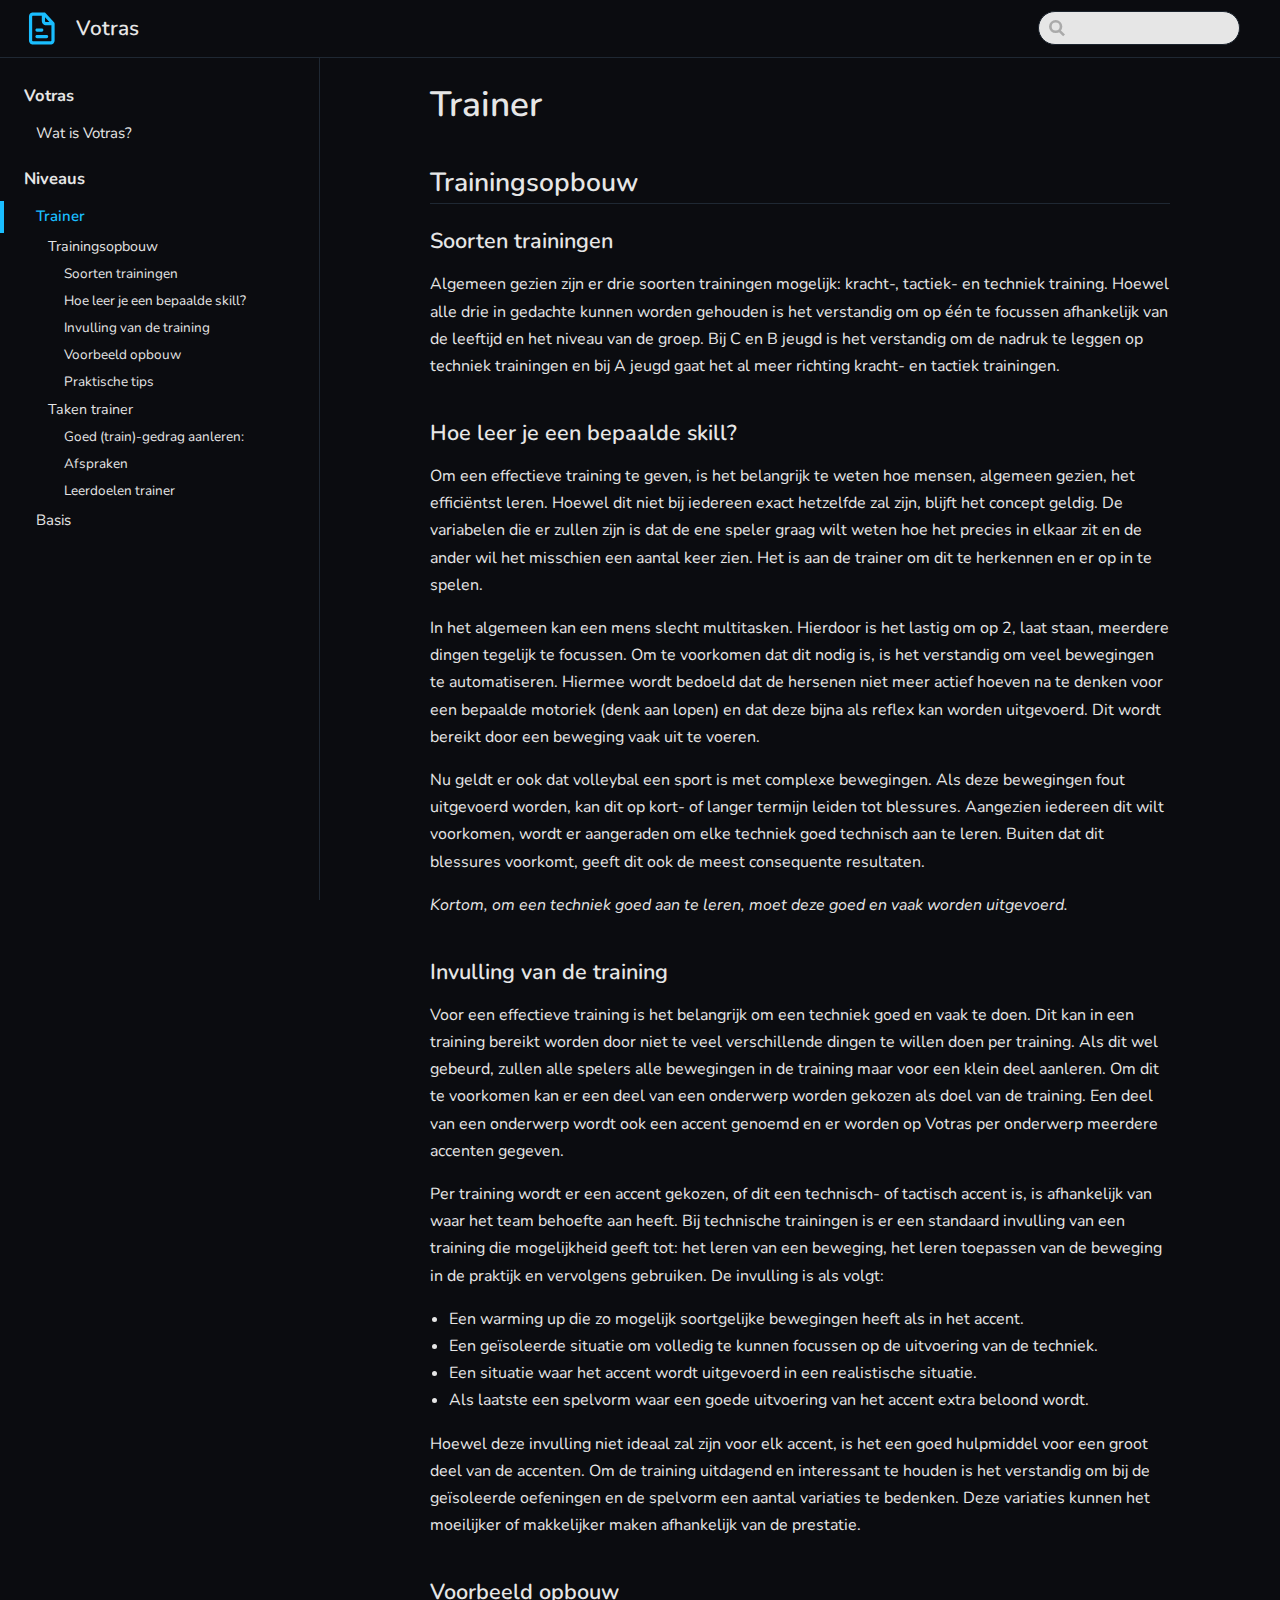
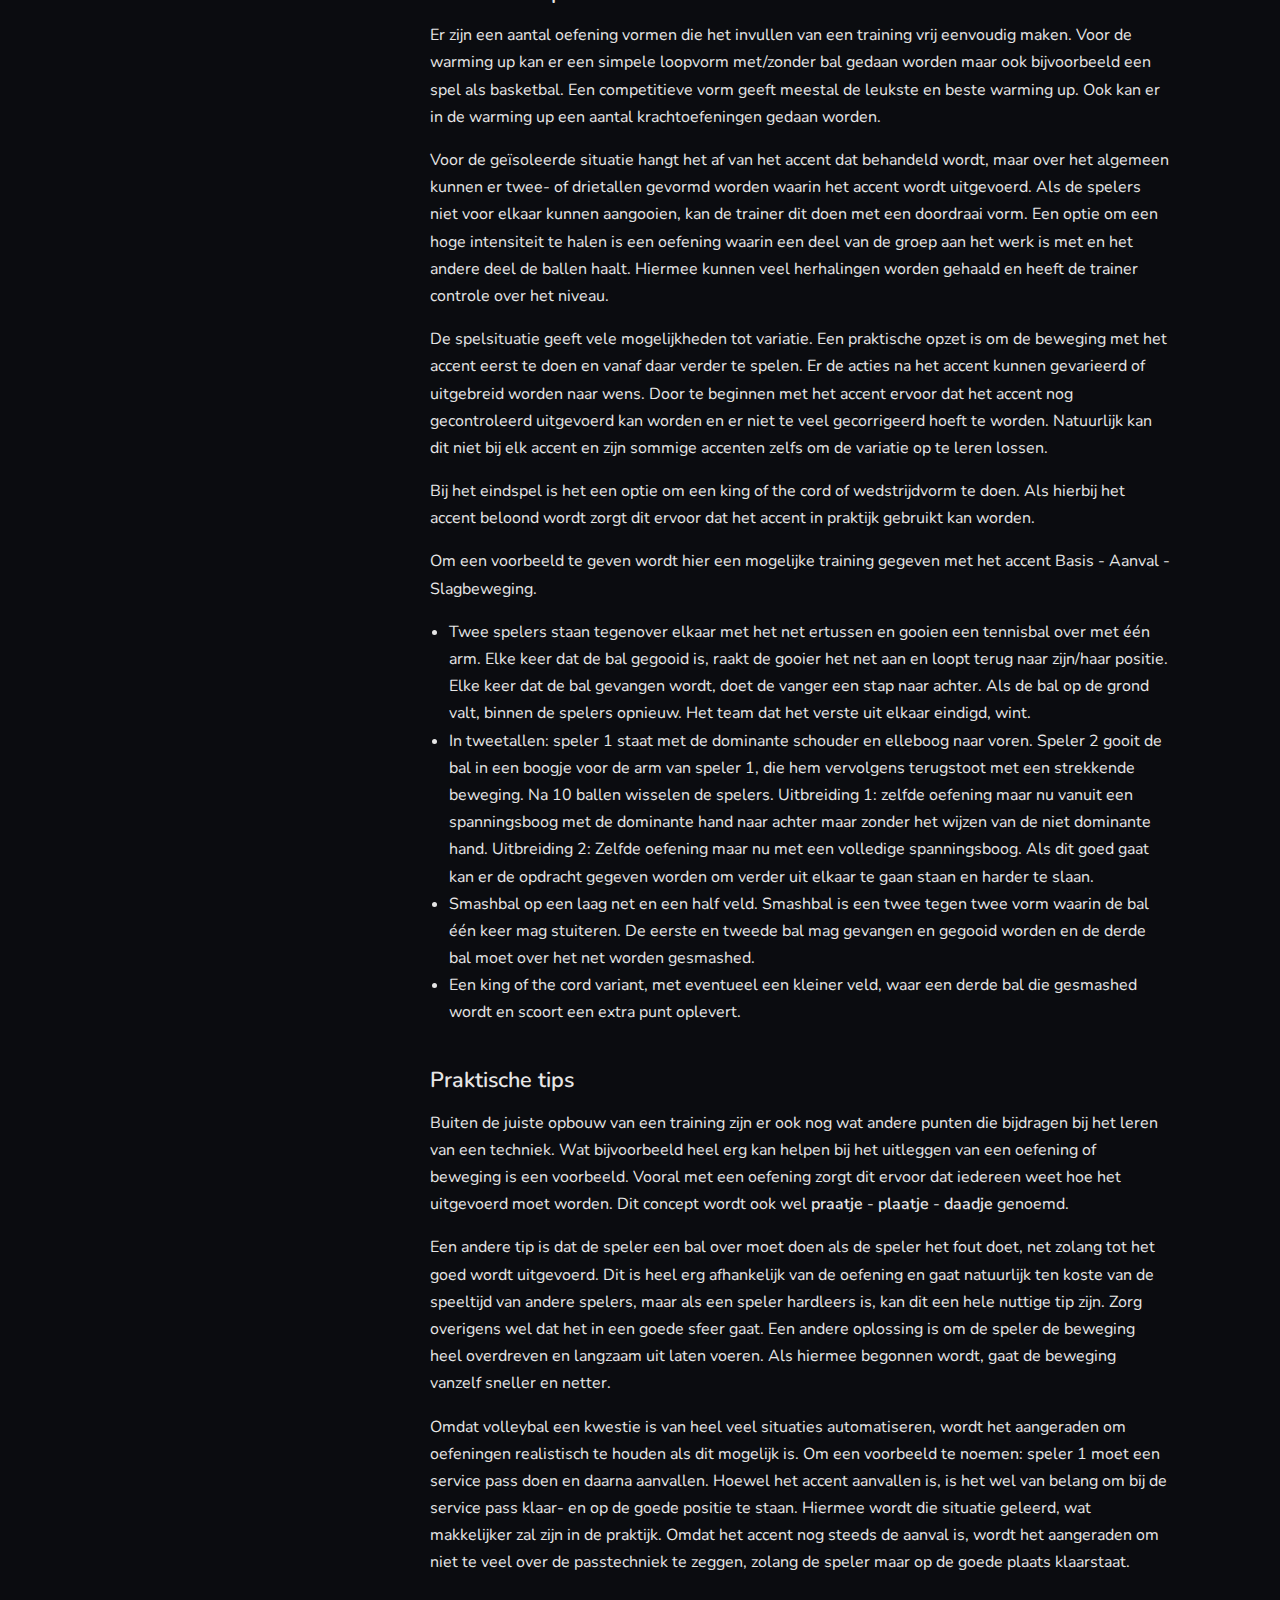
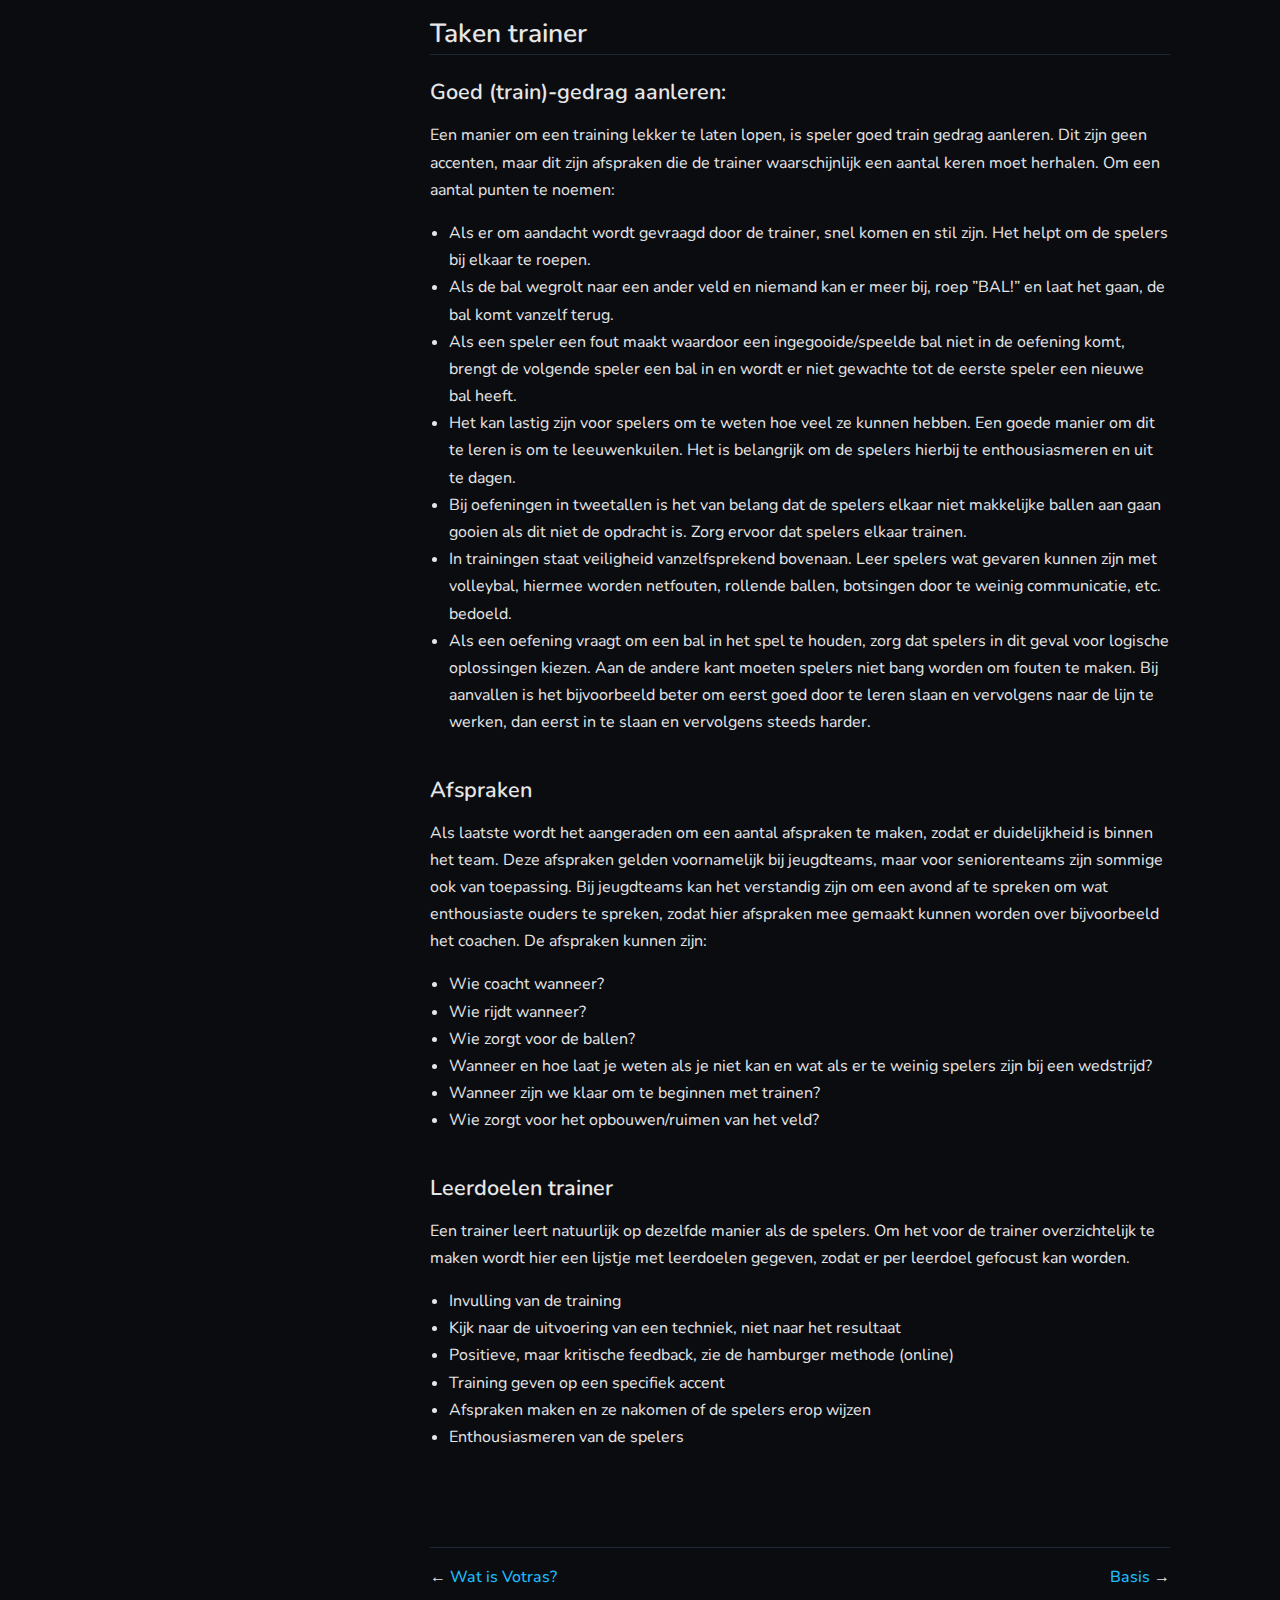
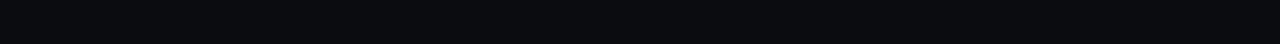
<file: trainer/index.html>
<!DOCTYPE html>
<html lang="nl">
  <head>
    <meta charset="utf-8">
    <meta name="viewport" content="width=device-width,initial-scale=1">
    <title>Trainer | Votras</title>
    <meta name="description" content="Voor alles wat een volleybal trainer moet weten">
    <link rel="apple-touch-icon" sizes="180x180" href="/apple-touch-icon.png">
  <link rel="icon" sizes="32x32" href="/favicon-32x32.png">
  <link rel="icon" sizes="16x16" href="/favicon-16x16.png">
  <link rel="manifest" href="/site.webmanifest">
  <link rel="mask-icon" href="/safari-pinned-tab.svg" color="#5bbad5">
  <meta name="msapplication-TileColor" content="#2d89ef">
  <meta name="theme-color" content="#ffffff">
    
    <link rel="preload" href="/assets/css/0.styles.f9d8d314.css" as="style"><link rel="preload" href="/assets/js/app.7ee97522.js" as="script"><link rel="preload" href="/assets/js/6.a4aef529.js" as="script"><link rel="prefetch" href="/assets/js/2.6bc3e691.js"><link rel="prefetch" href="/assets/js/3.d55494c9.js"><link rel="prefetch" href="/assets/js/4.010eaf59.js"><link rel="prefetch" href="/assets/js/5.04e90a67.js"><link rel="prefetch" href="/assets/js/7.ba22acb3.js"><link rel="prefetch" href="/assets/js/8.406f8927.js">
    <link rel="stylesheet" href="/assets/css/0.styles.f9d8d314.css">
  </head>
  <body>
    <div id="app" data-server-rendered="true"><div class="theme-container"><header class="navbar"><div class="sidebar-button"><svg xmlns="http://www.w3.org/2000/svg" aria-hidden="true" role="img" viewBox="0 0 448 512" class="icon"><path fill="currentColor" d="M436 124H12c-6.627 0-12-5.373-12-12V80c0-6.627 5.373-12 12-12h424c6.627 0 12 5.373 12 12v32c0 6.627-5.373 12-12 12zm0 160H12c-6.627 0-12-5.373-12-12v-32c0-6.627 5.373-12 12-12h424c6.627 0 12 5.373 12 12v32c0 6.627-5.373 12-12 12zm0 160H12c-6.627 0-12-5.373-12-12v-32c0-6.627 5.373-12 12-12h424c6.627 0 12 5.373 12 12v32c0 6.627-5.373 12-12 12z"></path></svg></div> <a href="/" class="home-link router-link-active"><img src="/img/votras-logo-outline.svg" alt="Votras" class="logo"> <span class="site-name can-hide">Votras</span></a> <div class="links" style="max-width:nullpx;"><div class="search-box"><input aria-label="Search" autocomplete="off" spellcheck="false" value=""> <!----></div> <!----></div></header> <div class="sidebar-mask"></div> <div class="sidebar"><!---->  <ul class="sidebar-links"><li><div class="sidebar-group first"><p class="sidebar-heading"><span>Votras</span> <!----></p> <ul class="sidebar-group-items"><li><a href="/votras/" class="sidebar-link">Wat is Votras?</a></li></ul></div></li><li><div class="sidebar-group"><p class="sidebar-heading open"><span>Niveaus</span> <!----></p> <ul class="sidebar-group-items"><li><a href="/trainer/" class="active sidebar-link">Trainer</a><ul class="sidebar-sub-headers"><li class="sidebar-sub-header"><a href="/trainer/#trainingsopbouw" class="sidebar-link">Trainingsopbouw</a><ul class="sidebar-sub-headers"><li class="sidebar-sub-header"><a href="/trainer/#soorten-trainingen" class="sidebar-link">Soorten trainingen</a></li><li class="sidebar-sub-header"><a href="/trainer/#hoe-leer-je-een-bepaalde-skill" class="sidebar-link">Hoe leer je een bepaalde skill?</a></li><li class="sidebar-sub-header"><a href="/trainer/#invulling-van-de-training" class="sidebar-link">Invulling van de training</a></li><li class="sidebar-sub-header"><a href="/trainer/#voorbeeld-opbouw" class="sidebar-link">Voorbeeld opbouw</a></li><li class="sidebar-sub-header"><a href="/trainer/#praktische-tips" class="sidebar-link">Praktische tips</a></li></ul></li><li class="sidebar-sub-header"><a href="/trainer/#taken-trainer" class="sidebar-link">Taken trainer</a><ul class="sidebar-sub-headers"><li class="sidebar-sub-header"><a href="/trainer/#goed-train-gedrag-aanleren" class="sidebar-link">Goed (train)-gedrag aanleren:</a></li><li class="sidebar-sub-header"><a href="/trainer/#afspraken" class="sidebar-link">Afspraken</a></li><li class="sidebar-sub-header"><a href="/trainer/#leerdoelen-trainer" class="sidebar-link">Leerdoelen trainer</a></li></ul></li></ul></li><li><a href="/basis/" class="sidebar-link">Basis</a></li></ul></div></li></ul> </div> <div class="page"> <div class="content"><h1 id="trainer"><a href="#trainer" aria-hidden="true" class="header-anchor">#</a> Trainer</h1> <h2 id="trainingsopbouw"><a href="#trainingsopbouw" aria-hidden="true" class="header-anchor">#</a> Trainingsopbouw</h2> <h3 id="soorten-trainingen"><a href="#soorten-trainingen" aria-hidden="true" class="header-anchor">#</a> Soorten trainingen</h3> <p>Algemeen gezien zijn er drie soorten trainingen mogelijk: kracht-, tactiek- en techniek training. Hoewel alle drie in gedachte kunnen worden gehouden is het verstandig om op één te focussen afhankelijk van de leeftijd en het niveau van de groep. Bij C en B jeugd is het verstandig om de nadruk te leggen op techniek trainingen en bij A jeugd gaat het al meer richting kracht- en tactiek trainingen.</p> <h3 id="hoe-leer-je-een-bepaalde-skill"><a href="#hoe-leer-je-een-bepaalde-skill" aria-hidden="true" class="header-anchor">#</a> Hoe leer je een bepaalde skill?</h3> <p>Om een effectieve training te geven, is het belangrijk te weten hoe mensen, algemeen gezien, het efficiëntst leren. Hoewel dit niet bij iedereen exact hetzelfde zal zijn, blijft het concept geldig. De variabelen die er zullen zijn is dat de ene speler graag wilt weten hoe het precies in elkaar zit en de ander wil het misschien een aantal keer zien. Het is aan de trainer om dit te herkennen en er op in te spelen.</p> <p>In het algemeen kan een mens slecht multitasken. Hierdoor is het lastig om op 2, laat staan, meerdere dingen tegelijk te focussen. Om te voorkomen dat dit nodig is, is het verstandig om veel bewegingen te automatiseren. Hiermee wordt bedoeld dat de hersenen niet meer actief hoeven na te denken voor een bepaalde motoriek (denk aan lopen) en dat deze bijna als reflex kan worden uitgevoerd. Dit wordt bereikt door een beweging vaak uit te voeren.</p> <p>Nu geldt er ook dat volleybal een sport is met complexe bewegingen. Als deze bewegingen fout uitgevoerd worden, kan dit op kort- of langer termijn leiden tot blessures. Aangezien iedereen dit wilt voorkomen, wordt er aangeraden om elke techniek goed technisch aan te leren. Buiten dat dit blessures voorkomt, geeft dit ook de meest consequente resultaten.</p> <p><em>Kortom, om een techniek goed aan te leren, moet deze goed en vaak worden uitgevoerd.</em></p> <h3 id="invulling-van-de-training"><a href="#invulling-van-de-training" aria-hidden="true" class="header-anchor">#</a> Invulling van de training</h3> <p>Voor een effectieve training is het belangrijk om een techniek goed en vaak te doen. Dit kan in een training bereikt worden door niet te veel verschillende dingen te willen doen per training. Als dit wel gebeurd, zullen alle spelers alle bewegingen in de training maar voor een klein deel aanleren. Om dit te voorkomen kan er een deel van een onderwerp worden gekozen als doel van de training. Een deel van een onderwerp wordt ook een accent genoemd en er worden op Votras per onderwerp meerdere accenten gegeven.</p> <p>Per training wordt er een accent gekozen, of dit een technisch- of tactisch accent is, is afhankelijk van waar het team behoefte aan heeft. Bij technische trainingen is er een standaard invulling van een training die mogelijkheid geeft tot: het leren van een beweging, het leren toepassen van de beweging in de praktijk en vervolgens gebruiken. De invulling is als volgt:</p> <ul><li>Een warming up die zo mogelijk soortgelijke bewegingen heeft als in het accent.</li> <li>Een geïsoleerde situatie om volledig te kunnen focussen op de uitvoering van de techniek.</li> <li>Een situatie waar het accent wordt uitgevoerd in een realistische situatie.</li> <li>Als laatste een spelvorm waar een goede uitvoering van het accent extra beloond wordt.</li></ul> <p>Hoewel deze invulling niet ideaal zal zijn voor elk accent, is het een goed hulpmiddel voor een groot deel van de accenten. Om de training uitdagend en interessant te houden is het verstandig om bij de geïsoleerde oefeningen en de spelvorm een aantal variaties te bedenken. Deze variaties kunnen het moeilijker of makkelijker maken afhankelijk van de prestatie.</p> <h3 id="voorbeeld-opbouw"><a href="#voorbeeld-opbouw" aria-hidden="true" class="header-anchor">#</a> Voorbeeld opbouw</h3> <p>Er zijn een aantal oefening vormen die het invullen van een training vrij eenvoudig maken. Voor de warming up kan er een simpele loopvorm met/zonder bal gedaan worden maar ook bijvoorbeeld een spel als basketbal. Een competitieve vorm geeft meestal de leukste en beste warming up. Ook kan er in de warming up een aantal krachtoefeningen gedaan worden.</p> <p>Voor de geïsoleerde situatie hangt het af van het accent dat behandeld wordt, maar over het algemeen kunnen er twee- of drietallen gevormd worden waarin het accent wordt uitgevoerd. Als de spelers niet voor elkaar kunnen aangooien, kan de trainer dit doen met een doordraai vorm. Een optie om een hoge intensiteit te halen is een oefening waarin een deel van de groep aan het werk is met en het andere deel de ballen haalt. Hiermee kunnen veel herhalingen worden gehaald en heeft de trainer controle over het niveau.</p> <p>De spelsituatie geeft vele mogelijkheden tot variatie. Een praktische opzet is om de beweging met het accent eerst te doen en vanaf daar verder te spelen. Er de acties na het accent kunnen gevarieerd of uitgebreid worden naar wens. Door te beginnen met het accent ervoor dat het accent nog gecontroleerd uitgevoerd kan worden en er niet te veel gecorrigeerd hoeft te worden. Natuurlijk kan dit niet bij elk accent en zijn sommige accenten zelfs om de variatie op te leren lossen.</p> <p>Bij het eindspel is het een optie om een king of the cord of wedstrijdvorm te doen. Als hierbij het accent beloond wordt zorgt dit ervoor dat het accent in praktijk gebruikt kan worden.</p> <p>Om een voorbeeld te geven wordt hier een mogelijke training gegeven met het accent Basis - Aanval - Slagbeweging.</p> <ul><li>Twee spelers staan tegenover elkaar met het net ertussen en gooien een tennisbal over met één arm. Elke keer dat de bal gegooid is, raakt de gooier het net aan en loopt terug naar zijn/haar positie. Elke keer dat de bal gevangen wordt, doet de vanger een stap naar achter. Als de bal op de grond valt, binnen de spelers opnieuw. Het team dat het verste uit elkaar eindigd, wint.</li> <li>In tweetallen: speler 1 staat met de dominante schouder en elleboog naar voren. Speler 2 gooit de bal in een boogje voor de arm van speler 1, die hem vervolgens terugstoot met een strekkende beweging. Na 10 ballen wisselen de spelers. Uitbreiding 1: zelfde oefening maar nu vanuit een spanningsboog met de dominante hand naar achter maar zonder het wijzen van de niet dominante hand. Uitbreiding 2: Zelfde oefening maar nu met een volledige spanningsboog. Als dit goed gaat kan er de opdracht gegeven worden om verder uit elkaar te gaan staan en harder te slaan.</li> <li>Smashbal op een laag net en een half veld. Smashbal is een twee tegen twee vorm waarin de bal één keer mag stuiteren. De eerste en tweede bal mag gevangen en gegooid worden en de derde bal moet over het net worden gesmashed.</li> <li>Een king of the cord variant, met eventueel een kleiner veld, waar een derde bal die gesmashed wordt en scoort een extra punt oplevert.</li></ul> <h3 id="praktische-tips"><a href="#praktische-tips" aria-hidden="true" class="header-anchor">#</a> Praktische tips</h3> <p>Buiten de juiste opbouw van een training zijn er ook nog wat andere punten die bijdragen bij het leren van een techniek. Wat bijvoorbeeld heel erg kan helpen bij het uitleggen van een oefening of beweging is een voorbeeld. Vooral met een oefening zorgt dit ervoor dat iedereen weet hoe het uitgevoerd moet worden. Dit concept wordt ook wel <strong>praatje</strong> - <strong>plaatje</strong> - <strong>daadje</strong> genoemd.</p> <p>Een andere tip is dat de speler een bal over moet doen als de speler het fout doet, net zolang tot het goed wordt uitgevoerd. Dit is heel erg afhankelijk van de oefening en gaat natuurlijk ten koste van de speeltijd van andere spelers, maar als een speler hardleers is, kan dit een hele nuttige tip zijn. Zorg overigens wel dat het in een goede sfeer gaat. Een andere oplossing is om de speler de beweging heel overdreven en langzaam uit laten voeren. Als hiermee begonnen wordt, gaat de beweging vanzelf sneller en netter.</p> <p>Omdat volleybal een kwestie is van heel veel situaties automatiseren, wordt het aangeraden om oefeningen realistisch te houden als dit mogelijk is. Om een voorbeeld te noemen: speler 1 moet een service pass doen en daarna aanvallen. Hoewel het accent aanvallen is, is het wel van belang om bij de service pass klaar- en op de goede positie te staan. Hiermee wordt die situatie geleerd, wat makkelijker zal zijn in de praktijk. Omdat het accent nog steeds de aanval is, wordt het aangeraden om niet te veel over de passtechniek te zeggen, zolang de speler maar op de goede plaats klaarstaat.</p> <h2 id="taken-trainer"><a href="#taken-trainer" aria-hidden="true" class="header-anchor">#</a> Taken trainer</h2> <h3 id="goed-train-gedrag-aanleren"><a href="#goed-train-gedrag-aanleren" aria-hidden="true" class="header-anchor">#</a> Goed (train)-gedrag aanleren:</h3> <p>Een manier om een training lekker te laten lopen, is speler goed train gedrag aanleren. Dit zijn geen accenten, maar dit zijn afspraken die de trainer waarschijnlijk een aantal keren moet herhalen. Om een aantal punten te noemen:</p> <ul><li>Als er om aandacht wordt gevraagd door de trainer, snel komen en stil zijn. Het helpt om de spelers bij elkaar te roepen.</li> <li>Als de bal wegrolt naar een ander veld en niemand kan er meer bij, roep ”BAL!” en laat het gaan, de bal komt vanzelf terug.</li> <li>Als een speler een fout maakt waardoor een ingegooide/speelde bal niet in de oefening komt, brengt de volgende speler een bal in en wordt er niet gewachte tot de eerste speler een nieuwe bal heeft.</li> <li>Het kan lastig zijn voor spelers om te weten hoe veel ze kunnen hebben. Een goede manier om dit te leren is om te leeuwenkuilen. Het is belangrijk om de spelers hierbij te enthousiasmeren en uit te dagen.</li> <li>Bij oefeningen in tweetallen is het van belang dat de spelers elkaar niet makkelijke ballen aan gaan gooien als dit niet de opdracht is. Zorg ervoor dat spelers elkaar trainen.</li> <li>In trainingen staat veiligheid vanzelfsprekend bovenaan. Leer spelers wat gevaren kunnen zijn met volleybal, hiermee worden netfouten, rollende ballen, botsingen door te weinig communicatie, etc. bedoeld.</li> <li>Als een oefening vraagt om een bal in het spel te houden, zorg dat spelers in dit geval voor logische oplossingen kiezen. Aan de andere kant moeten spelers niet bang worden om fouten te maken. Bij aanvallen is het bijvoorbeeld beter om eerst goed door te leren slaan en vervolgens naar de lijn te werken, dan eerst in te slaan en vervolgens steeds harder.</li></ul> <h3 id="afspraken"><a href="#afspraken" aria-hidden="true" class="header-anchor">#</a> Afspraken</h3> <p>Als laatste wordt het aangeraden om een aantal afspraken te maken, zodat er duidelijkheid is binnen het team. Deze afspraken gelden voornamelijk bij jeugdteams, maar voor seniorenteams zijn sommige ook van toepassing. Bij jeugdteams kan het verstandig zijn om een avond af te spreken om wat enthousiaste ouders te spreken, zodat hier afspraken mee gemaakt kunnen worden over bijvoorbeeld het coachen. De afspraken kunnen zijn:</p> <ul><li>Wie coacht wanneer?</li> <li>Wie rijdt wanneer?</li> <li>Wie zorgt voor de ballen?</li> <li>Wanneer en hoe laat je weten als je niet kan en wat als er te weinig spelers zijn bij een wedstrijd?</li> <li>Wanneer zijn we klaar om te beginnen met trainen?</li> <li>Wie zorgt voor het opbouwen/ruimen van het veld?</li></ul> <h3 id="leerdoelen-trainer"><a href="#leerdoelen-trainer" aria-hidden="true" class="header-anchor">#</a> Leerdoelen trainer</h3> <p>Een trainer leert natuurlijk op dezelfde manier als de spelers. Om het voor de trainer overzichtelijk te maken wordt hier een lijstje met leerdoelen gegeven, zodat er per leerdoel gefocust kan worden.</p> <ul><li>Invulling van de training</li> <li>Kijk naar de uitvoering van een techniek, niet naar het resultaat</li> <li>Positieve, maar kritische feedback, zie de hamburger methode (online)</li> <li>Training geven op een specifiek accent</li> <li>Afspraken maken en ze nakomen of de spelers erop wijzen</li> <li>Enthousiasmeren van de spelers</li></ul></div> <div class="page-edit"><!----> <!----></div> <div class="page-nav"><p class="inner"><span class="prev">
          ←
          <a href="/votras/" class="prev">
            Wat is Votras?
          </a></span> <span class="next"><a href="/basis/">
            Basis
          </a>
          →
        </span></p></div> </div> <!----></div></div>
    <script src="/assets/js/app.7ee97522.js" defer></script><script src="/assets/js/6.a4aef529.js" defer></script>
  </body>
</html>
</file>
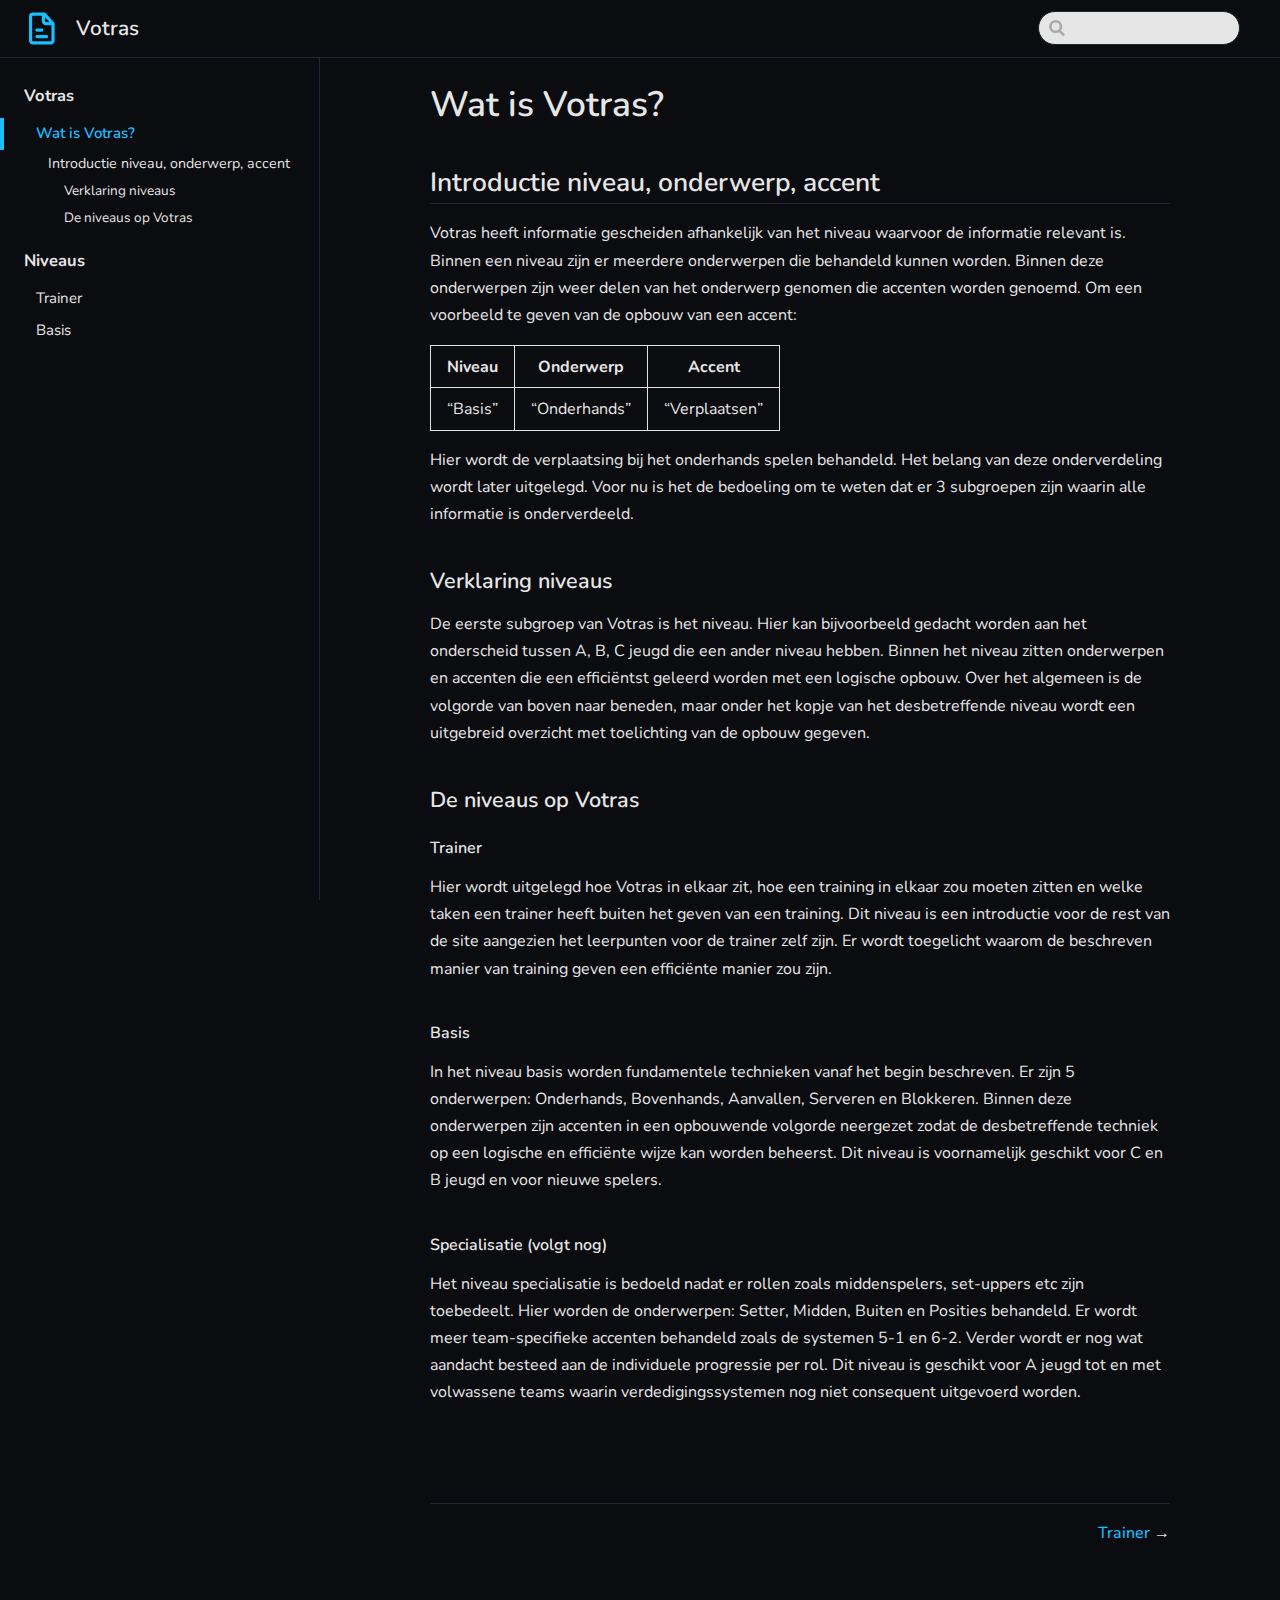
<file: votras/index.html>
<!DOCTYPE html>
<html lang="nl">
  <head>
    <meta charset="utf-8">
    <meta name="viewport" content="width=device-width,initial-scale=1">
    <title>Wat is Votras? | Votras</title>
    <meta name="description" content="Voor alles wat een volleybal trainer moet weten">
    <link rel="apple-touch-icon" sizes="180x180" href="/apple-touch-icon.png">
  <link rel="icon" sizes="32x32" href="/favicon-32x32.png">
  <link rel="icon" sizes="16x16" href="/favicon-16x16.png">
  <link rel="manifest" href="/site.webmanifest">
  <link rel="mask-icon" href="/safari-pinned-tab.svg" color="#5bbad5">
  <meta name="msapplication-TileColor" content="#2d89ef">
  <meta name="theme-color" content="#ffffff">
    
    <link rel="preload" href="/assets/css/0.styles.f9d8d314.css" as="style"><link rel="preload" href="/assets/js/app.7ee97522.js" as="script"><link rel="preload" href="/assets/js/7.ba22acb3.js" as="script"><link rel="prefetch" href="/assets/js/2.6bc3e691.js"><link rel="prefetch" href="/assets/js/3.d55494c9.js"><link rel="prefetch" href="/assets/js/4.010eaf59.js"><link rel="prefetch" href="/assets/js/5.04e90a67.js"><link rel="prefetch" href="/assets/js/6.a4aef529.js"><link rel="prefetch" href="/assets/js/8.406f8927.js">
    <link rel="stylesheet" href="/assets/css/0.styles.f9d8d314.css">
  </head>
  <body>
    <div id="app" data-server-rendered="true"><div class="theme-container"><header class="navbar"><div class="sidebar-button"><svg xmlns="http://www.w3.org/2000/svg" aria-hidden="true" role="img" viewBox="0 0 448 512" class="icon"><path fill="currentColor" d="M436 124H12c-6.627 0-12-5.373-12-12V80c0-6.627 5.373-12 12-12h424c6.627 0 12 5.373 12 12v32c0 6.627-5.373 12-12 12zm0 160H12c-6.627 0-12-5.373-12-12v-32c0-6.627 5.373-12 12-12h424c6.627 0 12 5.373 12 12v32c0 6.627-5.373 12-12 12zm0 160H12c-6.627 0-12-5.373-12-12v-32c0-6.627 5.373-12 12-12h424c6.627 0 12 5.373 12 12v32c0 6.627-5.373 12-12 12z"></path></svg></div> <a href="/" class="home-link router-link-active"><img src="/img/votras-logo-outline.svg" alt="Votras" class="logo"> <span class="site-name can-hide">Votras</span></a> <div class="links" style="max-width:nullpx;"><div class="search-box"><input aria-label="Search" autocomplete="off" spellcheck="false" value=""> <!----></div> <!----></div></header> <div class="sidebar-mask"></div> <div class="sidebar"><!---->  <ul class="sidebar-links"><li><div class="sidebar-group first"><p class="sidebar-heading open"><span>Votras</span> <!----></p> <ul class="sidebar-group-items"><li><a href="/votras/" class="active sidebar-link">Wat is Votras?</a><ul class="sidebar-sub-headers"><li class="sidebar-sub-header"><a href="/votras/#introductie-niveau-onderwerp-accent" class="sidebar-link">Introductie niveau, onderwerp, accent</a><ul class="sidebar-sub-headers"><li class="sidebar-sub-header"><a href="/votras/#verklaring-niveaus" class="sidebar-link">Verklaring niveaus</a></li><li class="sidebar-sub-header"><a href="/votras/#de-niveaus-op-votras" class="sidebar-link">De niveaus op Votras</a></li></ul></li></ul></li></ul></div></li><li><div class="sidebar-group"><p class="sidebar-heading"><span>Niveaus</span> <!----></p> <ul class="sidebar-group-items"><li><a href="/trainer/" class="sidebar-link">Trainer</a></li><li><a href="/basis/" class="sidebar-link">Basis</a></li></ul></div></li></ul> </div> <div class="page"> <div class="content"><h1 id="wat-is-votras"><a href="#wat-is-votras" aria-hidden="true" class="header-anchor">#</a> Wat is Votras?</h1> <h2 id="introductie-niveau-onderwerp-accent"><a href="#introductie-niveau-onderwerp-accent" aria-hidden="true" class="header-anchor">#</a> Introductie niveau, onderwerp, accent</h2> <p>Votras heeft informatie gescheiden afhankelijk van het niveau waarvoor de informatie relevant is. Binnen een niveau zijn er meerdere onderwerpen die behandeld kunnen worden. Binnen deze onderwerpen zijn weer delen van het onderwerp genomen die accenten worden genoemd. Om een voorbeeld te geven van de opbouw van een accent:</p> <table><thead><tr><th>Niveau</th> <th>Onderwerp</th> <th>Accent</th></tr></thead> <tbody><tr><td>“Basis”</td> <td>“Onderhands”</td> <td>“Verplaatsen”</td></tr></tbody></table> <p>Hier wordt de verplaatsing bij het onderhands spelen behandeld. Het belang van deze onderverdeling wordt later uitgelegd. Voor nu is het de bedoeling om te weten dat er 3 subgroepen zijn waarin alle informatie is onderverdeeld.</p> <h3 id="verklaring-niveaus"><a href="#verklaring-niveaus" aria-hidden="true" class="header-anchor">#</a> Verklaring niveaus</h3> <p>De eerste subgroep van Votras is het niveau. Hier kan bijvoorbeeld gedacht worden aan het onderscheid tussen A, B, C jeugd die een ander niveau hebben. Binnen het niveau zitten onderwerpen en accenten die een efficiëntst geleerd worden met een logische opbouw. Over het algemeen is de volgorde van boven naar beneden, maar onder het kopje van het desbetreffende niveau wordt een uitgebreid overzicht met toelichting van de opbouw gegeven.</p> <h3 id="de-niveaus-op-votras"><a href="#de-niveaus-op-votras" aria-hidden="true" class="header-anchor">#</a> De niveaus op Votras</h3> <h4 id="trainer"><a href="#trainer" aria-hidden="true" class="header-anchor">#</a> Trainer</h4> <p>Hier wordt uitgelegd hoe Votras in elkaar zit, hoe een training in elkaar zou moeten zitten en welke taken een trainer heeft buiten het geven van een training. Dit niveau is een introductie voor de rest van de site aangezien het leerpunten voor de trainer zelf zijn. Er wordt toegelicht waarom de beschreven manier van training geven een efficiënte manier zou zijn.</p> <h4 id="basis"><a href="#basis" aria-hidden="true" class="header-anchor">#</a> Basis</h4> <p>In het niveau basis worden fundamentele technieken vanaf het begin beschreven. Er zijn 5 onderwerpen: Onderhands, Bovenhands, Aanvallen, Serveren en Blokkeren. Binnen deze onderwerpen zijn accenten in een opbouwende volgorde neergezet zodat de desbetreffende techniek op een logische en efficiënte wijze kan worden beheerst. Dit niveau is voornamelijk geschikt voor C en B jeugd en voor nieuwe spelers.</p> <h4 id="specialisatie-volgt-nog"><a href="#specialisatie-volgt-nog" aria-hidden="true" class="header-anchor">#</a> Specialisatie (volgt nog)</h4> <p>Het niveau specialisatie is bedoeld nadat er rollen zoals middenspelers, set-uppers etc zijn toebedeelt. Hier worden de onderwerpen: Setter, Midden, Buiten en Posities behandeld. Er wordt meer team-specifieke accenten behandeld zoals de systemen 5-1 en 6-2. Verder wordt er nog wat aandacht besteed aan de individuele progressie per rol. Dit niveau is geschikt voor A jeugd tot en met volwassene teams waarin verdedigingssystemen nog niet consequent uitgevoerd worden.</p></div> <div class="page-edit"><!----> <!----></div> <div class="page-nav"><p class="inner"><!----> <span class="next"><a href="/trainer/">
            Trainer
          </a>
          →
        </span></p></div> </div> <!----></div></div>
    <script src="/assets/js/app.7ee97522.js" defer></script><script src="/assets/js/7.ba22acb3.js" defer></script>
  </body>
</html>
</file>
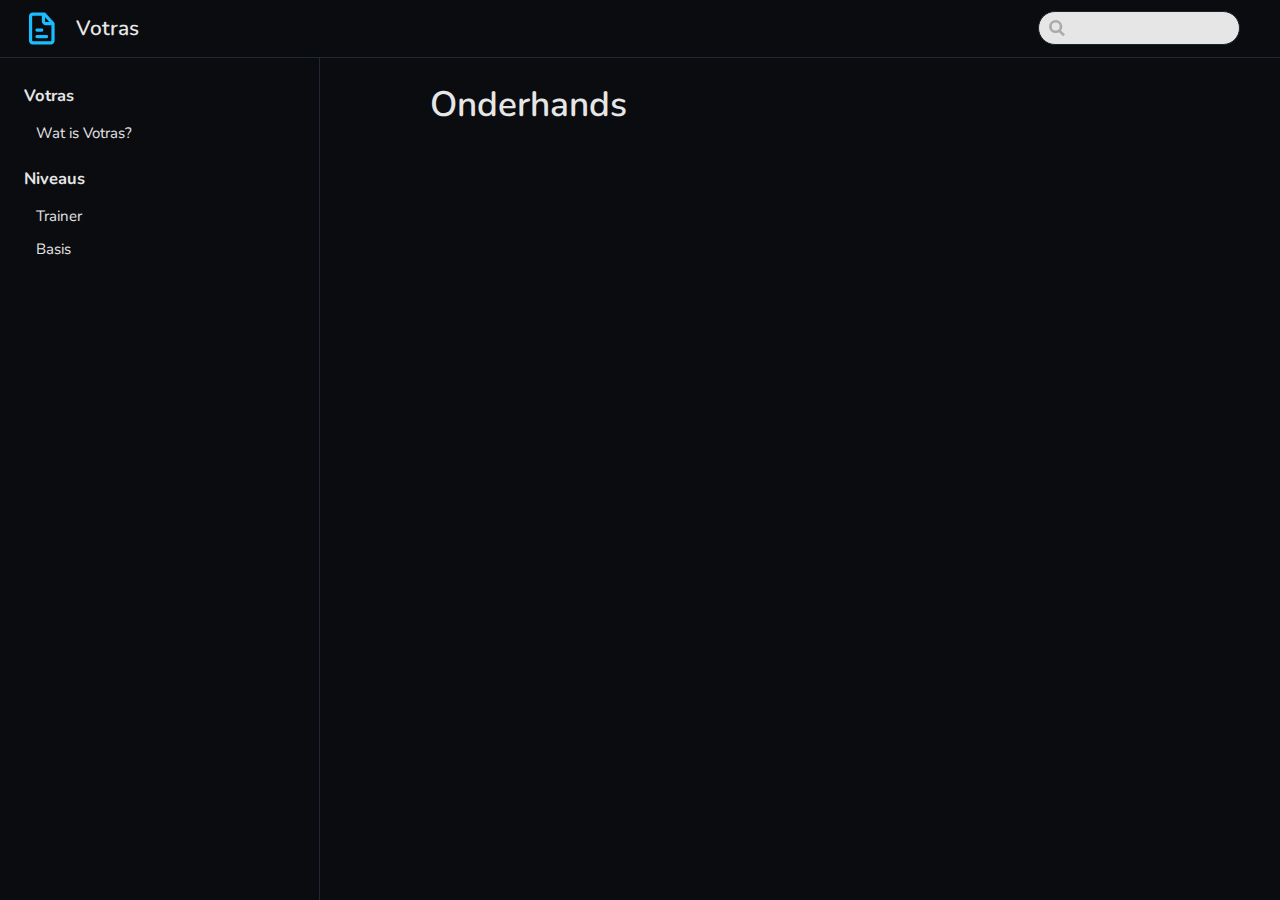
<file: basis/onderhands/index.html>
<!DOCTYPE html>
<html lang="nl">
  <head>
    <meta charset="utf-8">
    <meta name="viewport" content="width=device-width,initial-scale=1">
    <title>Onderhands | Votras</title>
    <meta name="description" content="Voor alles wat een volleybal trainer moet weten">
    <link rel="apple-touch-icon" sizes="180x180" href="/apple-touch-icon.png">
  <link rel="icon" sizes="32x32" href="/favicon-32x32.png">
  <link rel="icon" sizes="16x16" href="/favicon-16x16.png">
  <link rel="manifest" href="/site.webmanifest">
  <link rel="mask-icon" href="/safari-pinned-tab.svg" color="#5bbad5">
  <meta name="msapplication-TileColor" content="#2d89ef">
  <meta name="theme-color" content="#ffffff">
    
    <link rel="preload" href="/assets/css/0.styles.f9d8d314.css" as="style"><link rel="preload" href="/assets/js/app.7ee97522.js" as="script"><link rel="preload" href="/assets/js/5.04e90a67.js" as="script"><link rel="prefetch" href="/assets/js/2.6bc3e691.js"><link rel="prefetch" href="/assets/js/3.d55494c9.js"><link rel="prefetch" href="/assets/js/4.010eaf59.js"><link rel="prefetch" href="/assets/js/6.a4aef529.js"><link rel="prefetch" href="/assets/js/7.ba22acb3.js"><link rel="prefetch" href="/assets/js/8.406f8927.js">
    <link rel="stylesheet" href="/assets/css/0.styles.f9d8d314.css">
  </head>
  <body>
    <div id="app" data-server-rendered="true"><div class="theme-container"><header class="navbar"><div class="sidebar-button"><svg xmlns="http://www.w3.org/2000/svg" aria-hidden="true" role="img" viewBox="0 0 448 512" class="icon"><path fill="currentColor" d="M436 124H12c-6.627 0-12-5.373-12-12V80c0-6.627 5.373-12 12-12h424c6.627 0 12 5.373 12 12v32c0 6.627-5.373 12-12 12zm0 160H12c-6.627 0-12-5.373-12-12v-32c0-6.627 5.373-12 12-12h424c6.627 0 12 5.373 12 12v32c0 6.627-5.373 12-12 12zm0 160H12c-6.627 0-12-5.373-12-12v-32c0-6.627 5.373-12 12-12h424c6.627 0 12 5.373 12 12v32c0 6.627-5.373 12-12 12z"></path></svg></div> <a href="/" class="home-link router-link-active"><img src="/img/votras-logo-outline.svg" alt="Votras" class="logo"> <span class="site-name can-hide">Votras</span></a> <div class="links" style="max-width:nullpx;"><div class="search-box"><input aria-label="Search" autocomplete="off" spellcheck="false" value=""> <!----></div> <!----></div></header> <div class="sidebar-mask"></div> <div class="sidebar"><!---->  <ul class="sidebar-links"><li><div class="sidebar-group first"><p class="sidebar-heading open"><span>Votras</span> <!----></p> <ul class="sidebar-group-items"><li><a href="/votras/" class="sidebar-link">Wat is Votras?</a></li></ul></div></li><li><div class="sidebar-group"><p class="sidebar-heading"><span>Niveaus</span> <!----></p> <ul class="sidebar-group-items"><li><a href="/trainer/" class="sidebar-link">Trainer</a></li><li><a href="/basis/" class="sidebar-link">Basis</a></li></ul></div></li></ul> </div> <div class="page"> <div class="content"><h1 id="onderhands"><a href="#onderhands" aria-hidden="true" class="header-anchor">#</a> Onderhands</h1></div> <div class="page-edit"><!----> <!----></div> <!----> </div> <!----></div></div>
    <script src="/assets/js/app.7ee97522.js" defer></script><script src="/assets/js/5.04e90a67.js" defer></script>
  </body>
</html>
</file>
<file: assets/css/0.styles.f9d8d314.css>
@import url(https://fonts.googleapis.com/css?family=Nunito:400,600,700);.home{padding:3.6rem 2rem 0;max-width:960px;margin:0 auto}.home .hero{text-align:center}.home .hero img{max-height:280px;display:block;margin:3rem auto 1.5rem}.home .hero h1{font-size:3rem}.home .hero .action,.home .hero .description,.home .hero h1{margin:1.8rem auto}.home .hero .description{max-width:35rem;font-size:1.6rem;line-height:1.3;color:#f0f0f0}.home .hero .action-button{display:inline-block;font-size:1.2rem;color:#fff;background-color:#1abeff;padding:.8rem 1.6rem;border-radius:4px;transition:background-color .1s ease;box-sizing:border-box;border-bottom:1px solid #00b5fd}.home .hero .action-button:hover{background-color:#31c4ff}.home .features{border-top:1px solid #1f2833;padding:1.2rem 0;margin-top:2.5rem;display:flex;flex-wrap:wrap;align-items:flex-start;align-content:stretch;justify-content:space-between}.home .feature{flex-grow:1;flex-basis:30%;max-width:30%}.home .feature h2{font-size:1.4rem;font-weight:500;border-bottom:none;padding-bottom:0;color:#e9e9e9}.home .feature p{color:#ececec}.home .footer{padding:2.5rem;border-top:1px solid #1f2833;text-align:center;color:#ececec}@media (max-width:719px){.home .features{flex-direction:column}.home .feature{max-width:100%;padding:0 2.5rem}}@media (max-width:419px){.home{padding-left:1.5rem;padding-right:1.5rem}.home .hero img{max-height:210px;margin:2rem auto 1.2rem}.home .hero h1{font-size:2rem}.home .hero .action,.home .hero .description,.home .hero h1{margin:1.2rem auto}.home .hero .description{font-size:1.2rem}.home .hero .action-button{font-size:1rem;padding:.6rem 1.2rem}.home .feature h2{font-size:1.25rem}}.badge[data-v-79c83af0]{display:inline-block;font-size:14px;height:18px;line-height:18px;border-radius:3px;padding:0 6px;color:#fff;margin-right:5px;background-color:#42b983}.badge.middle[data-v-79c83af0]{vertical-align:middle}.badge.top[data-v-79c83af0]{vertical-align:top}.badge.green[data-v-79c83af0],.badge.tip[data-v-79c83af0]{background-color:#42b983}.badge.error[data-v-79c83af0]{background-color:#da5961}.badge.warn[data-v-79c83af0],.badge.warning[data-v-79c83af0],.badge.yellow[data-v-79c83af0]{background-color:#e7c000}.search-box{display:inline-block;position:relative;margin-right:1rem}.search-box input{cursor:text;width:10rem;color:#ececec;display:inline-block;border:1px solid #1c242e;border-radius:2rem;font-size:.9rem;line-height:2rem;padding:0 .5rem 0 2rem;outline:none;transition:all .2s ease;background:#fff url(/assets/img/search.83621669.svg) .6rem .5rem no-repeat;background-size:1rem}.search-box input:focus{cursor:auto;border-color:#1abeff}.search-box .suggestions{background:#fff;width:20rem;position:absolute;top:1.5rem;border:1px solid #1c242e;border-radius:6px;padding:.4rem;list-style-type:none}.search-box .suggestions.align-right{right:0}.search-box .suggestion{line-height:1.4;padding:.4rem .6rem;border-radius:4px;cursor:pointer}.search-box .suggestion a{white-space:normal;color:#efefef}.search-box .suggestion a .page-title{font-weight:600}.search-box .suggestion a .header{font-size:.9em;margin-left:.25em}.search-box .suggestion.focused{background-color:#f3f4f5}.search-box .suggestion.focused a{color:#1abeff}@media (max-width:959px){.search-box input{cursor:pointer;width:0;border-color:transparent;position:relative}.search-box input:focus{cursor:text;left:0;width:10rem}}@media (max-width:959px) and (min-width:719px){.search-box .suggestions{left:0}}@media (max-width:719px){.search-box{margin-right:0}.search-box input{left:1rem}.search-box .suggestions{right:0}}@media (max-width:419px){.search-box .suggestions{width:calc(100vw - 4rem)}.search-box input:focus{width:8rem}}.dropdown-enter,.dropdown-leave-to{height:0!important}.dropdown-wrapper{cursor:pointer}.dropdown-wrapper .dropdown-title{display:block}.dropdown-wrapper .dropdown-title:hover{border-color:transparent}.dropdown-wrapper .dropdown-title .arrow{vertical-align:middle;margin-top:-1px;margin-left:.4rem}.dropdown-wrapper .nav-dropdown .dropdown-item{color:inherit;line-height:1.7rem}.dropdown-wrapper .nav-dropdown .dropdown-item h4{margin:.45rem 0 0;border-top:1px solid #eee;padding:.45rem 1.5rem 0 1.25rem}.dropdown-wrapper .nav-dropdown .dropdown-item .dropdown-subitem-wrapper{padding:0;list-style:none}.dropdown-wrapper .nav-dropdown .dropdown-item .dropdown-subitem-wrapper .dropdown-subitem{font-size:.9em}.dropdown-wrapper .nav-dropdown .dropdown-item a{display:block;line-height:1.7rem;position:relative;border-bottom:none;font-weight:400;margin-bottom:0;padding:0 1.5rem 0 1.25rem}.dropdown-wrapper .nav-dropdown .dropdown-item a.router-link-active,.dropdown-wrapper .nav-dropdown .dropdown-item a:hover{color:#1abeff}.dropdown-wrapper .nav-dropdown .dropdown-item a.router-link-active:after{content:"";width:0;height:0;border-left:5px solid #1abeff;border-top:3px solid transparent;border-bottom:3px solid transparent;position:absolute;top:calc(50% - 2px);left:9px}.dropdown-wrapper .nav-dropdown .dropdown-item:first-child h4{margin-top:0;padding-top:0;border-top:0}@media (max-width:719px){.dropdown-wrapper.open .dropdown-title{margin-bottom:.5rem}.dropdown-wrapper .nav-dropdown{transition:height .1s ease-out;overflow:hidden}.dropdown-wrapper .nav-dropdown .dropdown-item h4{border-top:0;margin-top:0;padding-top:0}.dropdown-wrapper .nav-dropdown .dropdown-item>a,.dropdown-wrapper .nav-dropdown .dropdown-item h4{font-size:15px;line-height:2rem}.dropdown-wrapper .nav-dropdown .dropdown-item .dropdown-subitem{font-size:14px;padding-left:1rem}}@media (min-width:719px){.dropdown-wrapper{height:1.8rem}.dropdown-wrapper:hover .nav-dropdown{display:block!important}.dropdown-wrapper .dropdown-title .arrow{border-left:4px solid transparent;border-right:4px solid transparent;border-top:6px solid #ccc;border-bottom:0}.dropdown-wrapper .nav-dropdown{display:none;height:auto!important;box-sizing:border-box;max-height:calc(100vh - 2.7rem);overflow-y:auto;position:absolute;top:100%;right:0;background-color:#fff;padding:.6rem 0;border:1px solid #ddd;border-bottom-color:#ccc;text-align:left;border-radius:.25rem;white-space:nowrap;margin:0}}.nav-links{display:inline-block}.nav-links a{line-height:1.4rem;color:inherit}.nav-links a.router-link-active,.nav-links a:hover{color:#1abeff}.nav-links .nav-item{position:relative;display:inline-block;margin-left:1.5rem;line-height:2rem}.nav-links .nav-item:first-child{margin-left:0}.nav-links .repo-link{margin-left:1.5rem}@media (max-width:719px){.nav-links .nav-item,.nav-links .repo-link{margin-left:0}}@media (min-width:719px){.nav-links a.router-link-active,.nav-links a:hover{color:#e6e6e6}.nav-item>a:not(.external).router-link-active,.nav-item>a:not(.external):hover{margin-bottom:-2px;border-bottom:2px solid #2cc3ff}}.navbar{padding:.7rem 1.5rem;line-height:2.2rem;position:relative}.navbar a,.navbar img,.navbar span{display:inline-block}.navbar .logo{height:2.2rem;min-width:2.2rem;margin-right:.8rem;vertical-align:top}.navbar .site-name{font-size:1.3rem;font-weight:600;color:#e6e6e6;position:relative}.navbar .links{padding-left:1.5rem;box-sizing:border-box;background-color:#fff;white-space:nowrap;font-size:.9rem;position:absolute;right:1.5rem;top:.7rem;display:flex}.navbar .links .search-box{flex:0 0 auto;vertical-align:top}.navbar .links .nav-links{flex:1}@media (max-width:719px){.navbar{padding-left:4rem}.navbar .can-hide{display:none}.navbar .links{padding-left:1.5rem}}.page-edit,.page-nav{max-width:740px;margin:0 auto;padding:2rem 2.5rem}@media (max-width:959px){.page-edit,.page-nav{padding:2rem}}@media (max-width:419px){.page-edit,.page-nav{padding:1.5rem}}.page{padding-bottom:2rem}.page-edit{padding-top:1rem;padding-bottom:1rem;overflow:auto}.page-edit .edit-link{display:inline-block}.page-edit .edit-link a{color:#ececec;margin-right:.25rem}.page-edit .last-updated{float:right;font-size:.9em}.page-edit .last-updated .prefix{font-weight:500;color:#ececec}.page-edit .last-updated .time{font-weight:400;color:#aaa}.page-nav{padding-top:1rem;padding-bottom:0}.page-nav .inner{min-height:2rem;margin-top:0;border-top:1px solid #1f2833;padding-top:1rem;overflow:auto}.page-nav .next{float:right}@media (max-width:719px){.page-edit .edit-link{margin-bottom:.5rem}.page-edit .last-updated{font-size:.8em;float:none;text-align:left}}.sidebar .sidebar-sub-headers{padding-left:1rem;font-size:.95em}a.sidebar-link{font-weight:400;display:inline-block;color:#e6e6e6;border-left:.25rem solid transparent;padding:.35rem 1rem .35rem 1.25rem;line-height:1.4;width:100%;box-sizing:border-box}a.sidebar-link:hover{color:#1abeff}a.sidebar-link.active{font-weight:600;color:#1abeff;border-left-color:#1abeff}.sidebar-group a.sidebar-link{padding-left:2rem}.sidebar-sub-headers a.sidebar-link{padding-top:.25rem;padding-bottom:.25rem;border-left:none}.sidebar-sub-headers a.sidebar-link.active{font-weight:500}.sidebar-button{display:none;width:1.25rem;height:1.25rem;position:absolute;padding:.6rem;top:.6rem;left:1rem}.sidebar-button .icon{display:block;width:1.25rem;height:1.25rem}@media (max-width:719px){.sidebar-button{display:block}}.sidebar ul{padding:0;margin:0;list-style-type:none}.sidebar a{display:inline-block}.sidebar .nav-links{display:none;border-bottom:1px solid #1f2833;padding:.5rem 0 .75rem 0}.sidebar .nav-links a{font-weight:600}.sidebar .nav-links .nav-item,.sidebar .nav-links .repo-link{display:block;line-height:1.25rem;font-size:1.1em;padding:.5rem 0 .5rem 1.5rem}.sidebar .sidebar-links{padding:1.5rem 0}@media (max-width:719px){.sidebar .nav-links{display:block}.sidebar .nav-links .dropdown-wrapper .nav-dropdown .dropdown-item a.router-link-active:after{top:calc(1rem - 2px)}.sidebar .sidebar-links{padding:1rem 0}}.sw-update-popup{position:fixed;right:1em;bottom:1em;padding:1em;border:1px solid #1abeff;border-radius:3px;background:#fff;box-shadow:0 4px 16px rgba(0,0,0,.5);text-align:center}.sw-update-popup button{margin-top:.5em;padding:.25em 2em}.sw-update-popup-enter-active,.sw-update-popup-leave-active{transition:opacity .3s,transform .3s}.sw-update-popup-enter,.sw-update-popup-leave-to{opacity:0;transform:translateY(50%) scale(.5)}code[class*=language-],pre[class*=language-]{color:#ccc;background:none;font-family:Consolas,Monaco,Andale Mono,Ubuntu Mono,monospace;text-align:left;white-space:pre;word-spacing:normal;word-break:normal;word-wrap:normal;line-height:1.5;-moz-tab-size:4;-o-tab-size:4;tab-size:4;-webkit-hyphens:none;-ms-hyphens:none;hyphens:none}pre[class*=language-]{padding:1em;margin:.5em 0;overflow:auto}:not(pre)>code[class*=language-],pre[class*=language-]{background:#2d2d2d}:not(pre)>code[class*=language-]{padding:.1em;border-radius:.3em;white-space:normal}.token.block-comment,.token.cdata,.token.comment,.token.doctype,.token.prolog{color:#999}.token.punctuation{color:#ccc}.token.attr-name,.token.deleted,.token.namespace,.token.tag{color:#e2777a}.token.function-name{color:#6196cc}.token.boolean,.token.function,.token.number{color:#f08d49}.token.class-name,.token.constant,.token.property,.token.symbol{color:#f8c555}.token.atrule,.token.builtin,.token.important,.token.keyword,.token.selector{color:#cc99cd}.token.attr-value,.token.char,.token.regex,.token.string,.token.variable{color:#7ec699}.token.entity,.token.operator,.token.url{color:#67cdcc}.token.bold,.token.important{font-weight:700}.token.italic{font-style:italic}.token.entity{cursor:help}.token.inserted{color:green}#nprogress{pointer-events:none}#nprogress .bar{background:#1abeff;position:fixed;z-index:1031;top:0;left:0;width:100%;height:2px}#nprogress .peg{display:block;position:absolute;right:0;width:100px;height:100%;box-shadow:0 0 10px #1abeff,0 0 5px #1abeff;opacity:1;transform:rotate(3deg) translateY(-4px)}#nprogress .spinner{display:block;position:fixed;z-index:1031;top:15px;right:15px}#nprogress .spinner-icon{width:18px;height:18px;box-sizing:border-box;border:2px solid transparent;border-top-color:#1abeff;border-left-color:#1abeff;border-radius:50%;animation:nprogress-spinner .4s linear infinite}.nprogress-custom-parent{overflow:hidden;position:relative}.nprogress-custom-parent #nprogress .bar,.nprogress-custom-parent #nprogress .spinner{position:absolute}@keyframes nprogress-spinner{0%{transform:rotate(0deg)}to{transform:rotate(1turn)}}.content code{color:#ebebeb;padding:.25rem .5rem;margin:0;font-size:.85em;background-color:rgba(27,31,35,.05);border-radius:3px}.content pre,.content pre[class*=language-]{line-height:1.4;padding:1.25rem 1.5rem;margin:.85rem 0;background-color:#282c34;border-radius:6px;overflow:auto}.content pre[class*=language-] code,.content pre code{color:#fff;padding:0;background-color:transparent;border-radius:0}div[class*=language-]{position:relative;background-color:#282c34;border-radius:6px}div[class*=language-] .highlight-lines{-webkit-user-select:none;-moz-user-select:none;-ms-user-select:none;user-select:none;padding-top:1.3rem;position:absolute;top:0;left:0;width:100%;line-height:1.4}div[class*=language-] .highlight-lines .highlighted{background-color:rgba(0,0,0,.66)}div[class*=language-] pre,div[class*=language-] pre[class*=language-]{background:transparent;position:relative;z-index:1}div[class*=language-]:before{position:absolute;z-index:3;top:.8em;right:1em;font-size:.75rem;color:hsla(0,0%,100%,.4)}div[class*=language-]:not(.line-numbers-mode) .line-numbers-wrapper{display:none}div[class*=language-].line-numbers-mode .highlight-lines .highlighted{position:relative}div[class*=language-].line-numbers-mode .highlight-lines .highlighted:before{content:" ";position:absolute;z-index:3;left:0;top:0;display:block;width:3.5rem;height:100%;background-color:rgba(0,0,0,.66)}div[class*=language-].line-numbers-mode pre{padding-left:4.5rem;vertical-align:middle}div[class*=language-].line-numbers-mode .line-numbers-wrapper{position:absolute;top:0;width:3.5rem;text-align:center;color:hsla(0,0%,100%,.3);padding:1.25rem 0;line-height:1.4}div[class*=language-].line-numbers-mode .line-numbers-wrapper .line-number,div[class*=language-].line-numbers-mode .line-numbers-wrapper br{-webkit-user-select:none;-moz-user-select:none;-ms-user-select:none;user-select:none}div[class*=language-].line-numbers-mode .line-numbers-wrapper .line-number{position:relative;z-index:4;font-size:.85em}div[class*=language-].line-numbers-mode:after{content:"";position:absolute;z-index:2;top:0;left:0;width:3.5rem;height:100%;border-radius:6px 0 0 6px;border-right:1px solid rgba(0,0,0,.66);background-color:#282c34}div[class~=language-js]:before{content:"js"}div[class~=language-ts]:before{content:"ts"}div[class~=language-html]:before{content:"html"}div[class~=language-md]:before{content:"md"}div[class~=language-vue]:before{content:"vue"}div[class~=language-css]:before{content:"css"}div[class~=language-sass]:before{content:"sass"}div[class~=language-scss]:before{content:"scss"}div[class~=language-less]:before{content:"less"}div[class~=language-stylus]:before{content:"stylus"}div[class~=language-go]:before{content:"go"}div[class~=language-java]:before{content:"java"}div[class~=language-c]:before{content:"c"}div[class~=language-sh]:before{content:"sh"}div[class~=language-yaml]:before{content:"yaml"}div[class~=language-py]:before{content:"py"}div[class~=language-javascript]:before{content:"js"}div[class~=language-typescript]:before{content:"ts"}div[class~=language-markup]:before{content:"html"}div[class~=language-markdown]:before{content:"md"}div[class~=language-json]:before{content:"json"}div[class~=language-ruby]:before{content:"rb"}div[class~=language-python]:before{content:"py"}div[class~=language-bash]:before{content:"sh"}.custom-block .custom-block-title{font-weight:600;margin-bottom:-.4rem}.custom-block.danger,.custom-block.tip,.custom-block.warning{padding:.1rem 1.5rem;border-left-width:.5rem;border-left-style:solid;margin:1rem 0}.custom-block.tip{background-color:#f3f5f7;border-color:#42b983}.custom-block.warning{background-color:rgba(255,229,100,.3);border-color:#e7c000;color:#6b5900}.custom-block.warning .custom-block-title{color:#b29400}.custom-block.warning a{color:#e6e6e6}.custom-block.danger{background-color:#ffe6e6;border-color:#c00;color:#4d0000}.custom-block.danger .custom-block-title{color:#900}.custom-block.danger a{color:#e6e6e6}.arrow{display:inline-block;width:0;height:0}.arrow.up{border-bottom:6px solid #ccc}.arrow.down,.arrow.up{border-left:4px solid transparent;border-right:4px solid transparent}.arrow.down{border-top:6px solid #ccc}.arrow.right{border-left:6px solid #ccc}.arrow.left,.arrow.right{border-top:4px solid transparent;border-bottom:4px solid transparent}.arrow.left{border-right:6px solid #ccc}.content:not(.custom){max-width:740px;margin:0 auto;padding:2rem 2.5rem}@media (max-width:959px){.content:not(.custom){padding:2rem}}@media (max-width:419px){.content:not(.custom){padding:1.5rem}}.table-of-contents .badge{vertical-align:middle}body,html{padding:0;margin:0}body{font-family:-apple-system,BlinkMacSystemFont,Segoe UI,Roboto,Oxygen,Ubuntu,Cantarell,Fira Sans,Droid Sans,Helvetica Neue,sans-serif;-webkit-font-smoothing:antialiased;-moz-osx-font-smoothing:grayscale;font-size:16px;color:#e6e6e6}.page{padding-left:20rem}.navbar{z-index:20;right:0;height:3.6rem;background-color:#fff;box-sizing:border-box;border-bottom:1px solid #1f2833}.navbar,.sidebar-mask{position:fixed;top:0;left:0}.sidebar-mask{z-index:9;width:100vw;height:100vh;display:none}.sidebar{font-size:15px;background-color:#fff;width:20rem;position:fixed;z-index:10;margin:0;top:3.6rem;left:0;bottom:0;box-sizing:border-box;border-right:1px solid #1f2833;overflow-y:auto}.content:not(.custom)>:first-child{margin-top:3.6rem}.content:not(.custom) a:hover{text-decoration:underline}.content:not(.custom) p.demo{padding:1rem 1.5rem;border:1px solid #ddd;border-radius:4px}.content:not(.custom) img{max-width:100%}.content.custom{padding:0;margin:0}.content.custom img{max-width:100%}a{font-weight:500;text-decoration:none}a,p a code{color:#1abeff}p a code{font-weight:400}kbd{background:#eee;border:.15rem solid #ddd;border-bottom:.25rem solid #ddd;border-radius:.15rem;padding:0 .15em}blockquote{font-size:1.2rem;color:#999;border-left:.25rem solid #dfe2e5;margin-left:0;padding-left:1rem}ol,ul{padding-left:1.2em}strong{font-weight:600}h1,h2,h3,h4,h5,h6{font-weight:600;line-height:1.25}.content:not(.custom)>h1,.content:not(.custom)>h2,.content:not(.custom)>h3,.content:not(.custom)>h4,.content:not(.custom)>h5,.content:not(.custom)>h6{margin-top:-3.1rem;padding-top:4.6rem;margin-bottom:0}.content:not(.custom)>h1:first-child,.content:not(.custom)>h2:first-child,.content:not(.custom)>h3:first-child,.content:not(.custom)>h4:first-child,.content:not(.custom)>h5:first-child,.content:not(.custom)>h6:first-child{margin-top:-1.5rem;margin-bottom:1rem}.content:not(.custom)>h1:first-child+.custom-block,.content:not(.custom)>h1:first-child+p,.content:not(.custom)>h1:first-child+pre,.content:not(.custom)>h2:first-child+.custom-block,.content:not(.custom)>h2:first-child+p,.content:not(.custom)>h2:first-child+pre,.content:not(.custom)>h3:first-child+.custom-block,.content:not(.custom)>h3:first-child+p,.content:not(.custom)>h3:first-child+pre,.content:not(.custom)>h4:first-child+.custom-block,.content:not(.custom)>h4:first-child+p,.content:not(.custom)>h4:first-child+pre,.content:not(.custom)>h5:first-child+.custom-block,.content:not(.custom)>h5:first-child+p,.content:not(.custom)>h5:first-child+pre,.content:not(.custom)>h6:first-child+.custom-block,.content:not(.custom)>h6:first-child+p,.content:not(.custom)>h6:first-child+pre{margin-top:2rem}h1:hover .header-anchor,h2:hover .header-anchor,h3:hover .header-anchor,h4:hover .header-anchor,h5:hover .header-anchor,h6:hover .header-anchor{opacity:1}h1{font-size:2.2rem}h2{font-size:1.65rem;padding-bottom:.3rem;border-bottom:1px solid #1f2833}h3{font-size:1.35rem}a.header-anchor{font-size:.85em;float:left;margin-left:-.87em;padding-right:.23em;margin-top:.125em;opacity:0}a.header-anchor:hover{text-decoration:none}.line-number,code,kbd{font-family:source-code-pro,Menlo,Monaco,Consolas,Courier New,monospace}ol,p,ul{line-height:1.7}hr{border:0;border-top:1px solid #1f2833}table{border-collapse:collapse;margin:1rem 0;display:block;overflow-x:auto}tr{border-top:1px solid #dfe2e5}tr:nth-child(2n){background-color:#f6f8fa}td,th{border:1px solid #dfe2e5;padding:.6em 1em}.custom-layout{padding-top:3.6rem}.theme-container.sidebar-open .sidebar-mask{display:block}.theme-container.no-navbar .content:not(.custom)>h1,.theme-container.no-navbar h2,.theme-container.no-navbar h3,.theme-container.no-navbar h4,.theme-container.no-navbar h5,.theme-container.no-navbar h6{margin-top:1.5rem;padding-top:0}.theme-container.no-navbar .sidebar{top:0}.theme-container.no-navbar .custom-layout{padding-top:0}@media (min-width:720px){.theme-container.no-sidebar .sidebar{display:none}.theme-container.no-sidebar .page{padding-left:0}}@media (max-width:959px){.sidebar{font-size:15px;width:16.4rem}.page{padding-left:16.4rem}}@media (max-width:719px){.sidebar{top:0;padding-top:3.6rem;transform:translateX(-100%);transition:transform .2s ease}.page{padding-left:0}.theme-container.sidebar-open .sidebar{transform:translateX(0)}.theme-container.no-navbar .sidebar{padding-top:0}}@media (max-width:419px){h1{font-size:1.9rem}.content div[class*=language-]{margin:.85rem -1.5rem;border-radius:0}}.icon.outbound{color:#aaa;display:inline-block}body{font-family:Nunito,sans-serif}.navbar,.navbar .links,.sidebar,body{background-color:#0b0c10}.search-box input{color:#0b0c10;background-color:#e6e6e6}.action-button{font-weight:700;text-shadow:1px 2px 3px rgba(0,0,0,.2)}.home .content{margin:0 auto;max-width:840px}.sidebar-group:not(.first){margin-top:1em}.sidebar-group .sidebar-group{padding-left:.5em}.sidebar-group:not(.collapsable) .sidebar-heading{cursor:auto;color:inherit}.sidebar-heading{color:#999;transition:color .15s ease;cursor:pointer;font-size:1.1em;font-weight:700;padding:0 1.5rem;margin-top:0;margin-bottom:.5rem}.sidebar-heading.open,.sidebar-heading:hover{color:inherit}.sidebar-heading .arrow{position:relative;top:-.12em;left:.5em}.sidebar-heading:.open .arrow{top:-.18em}.sidebar-group-items{transition:height .1s ease-out;overflow:hidden}
</file>
